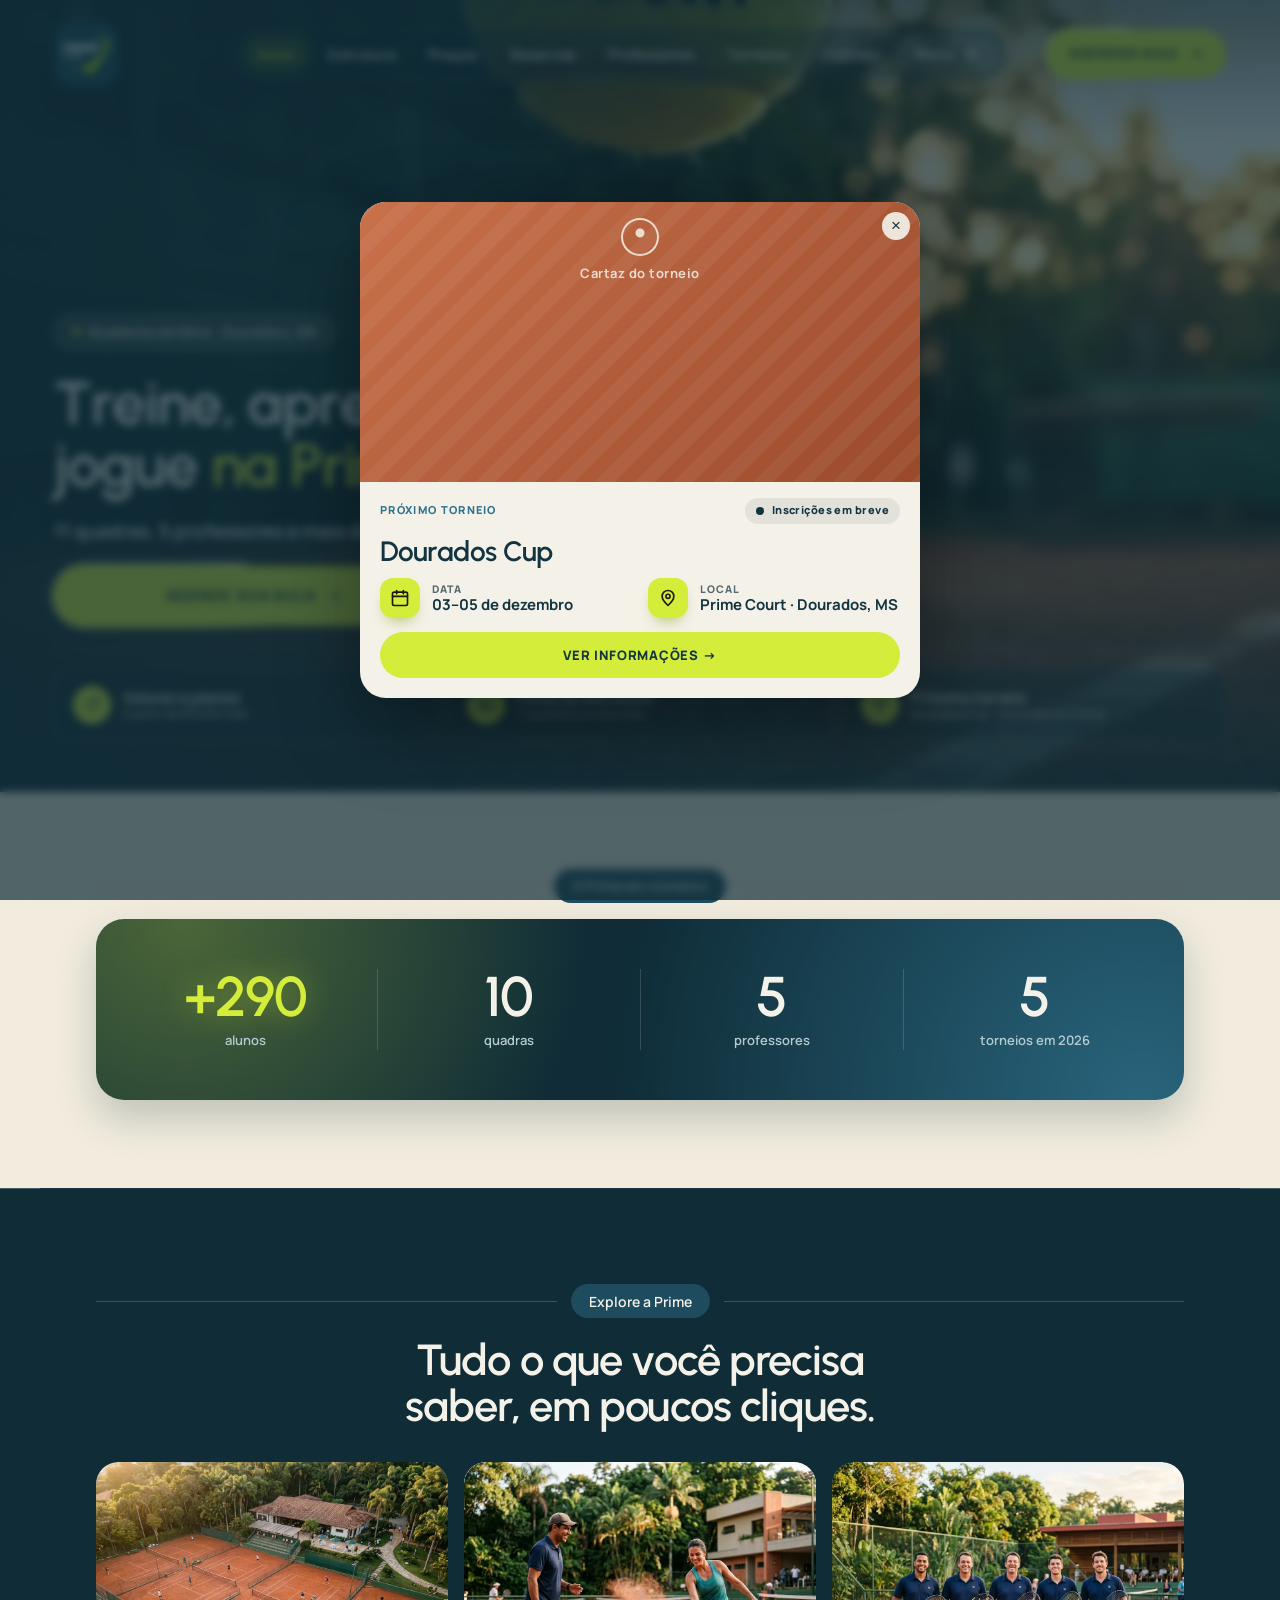
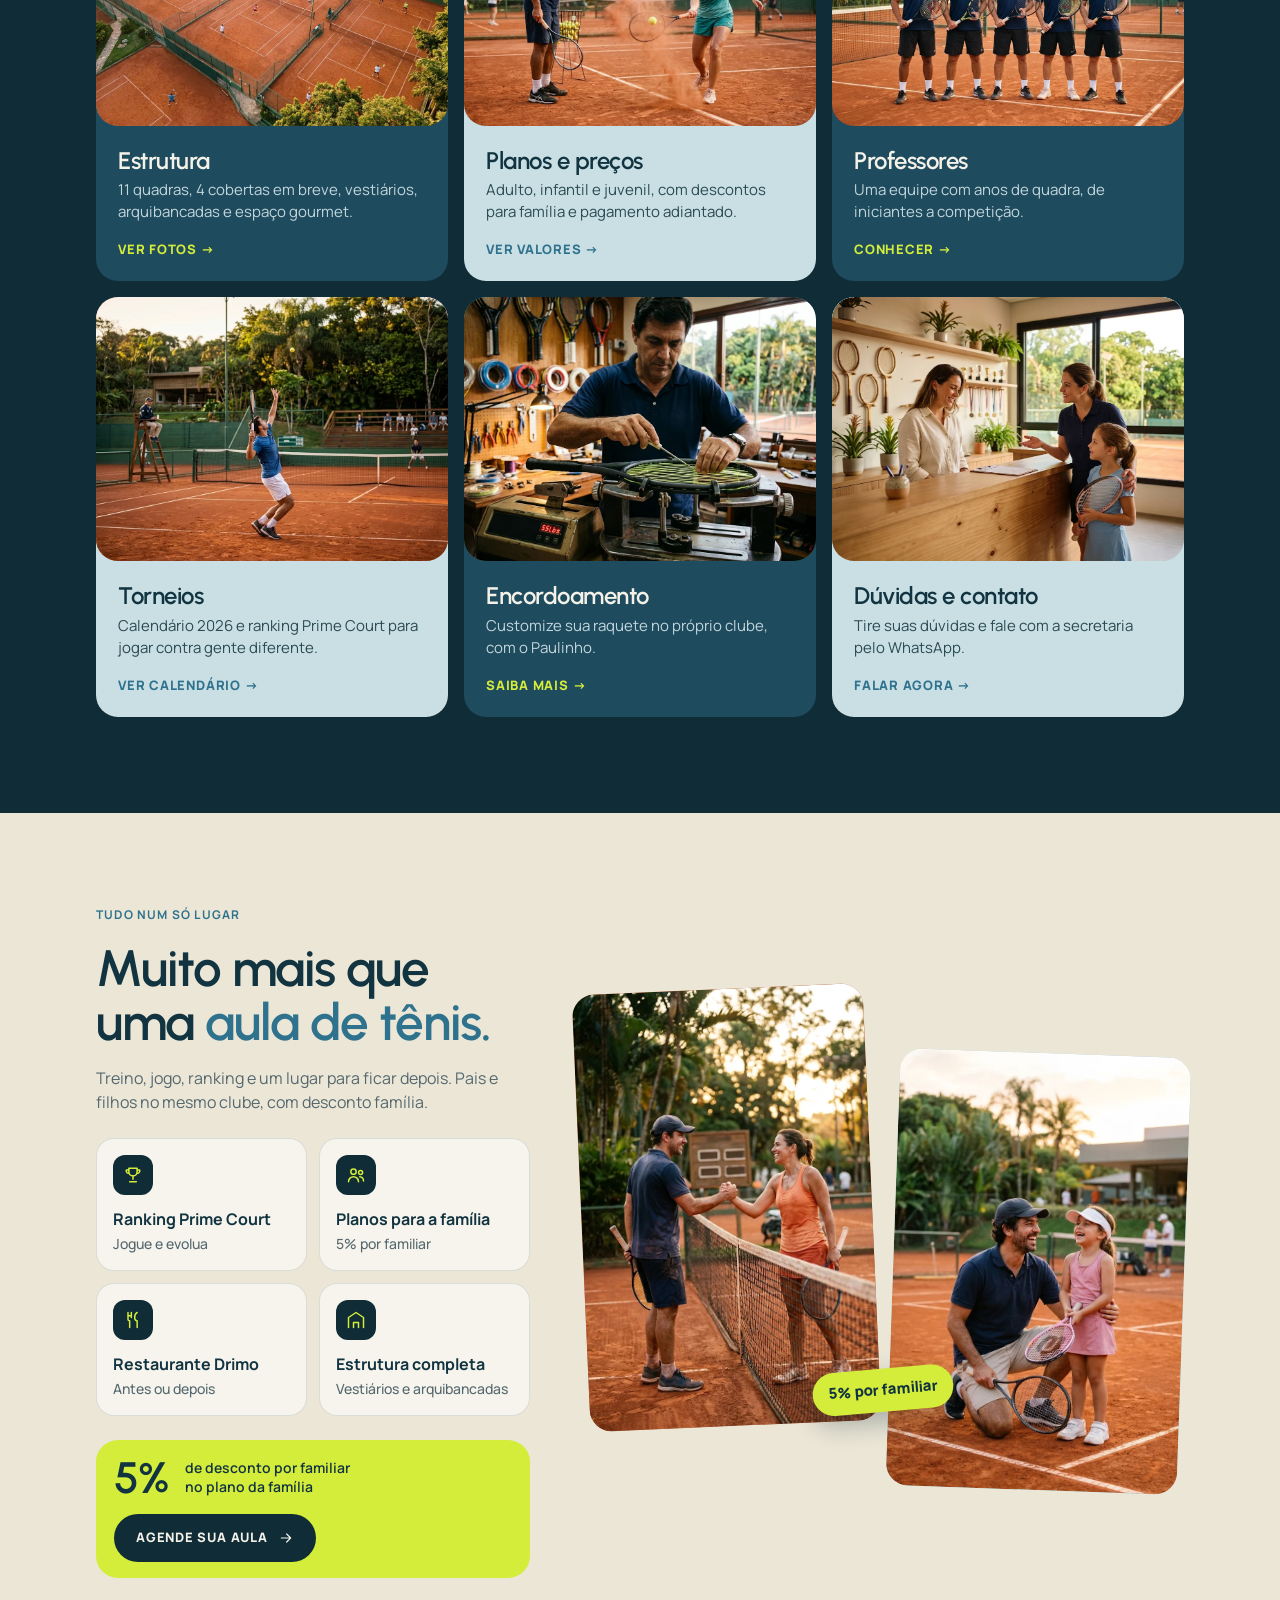
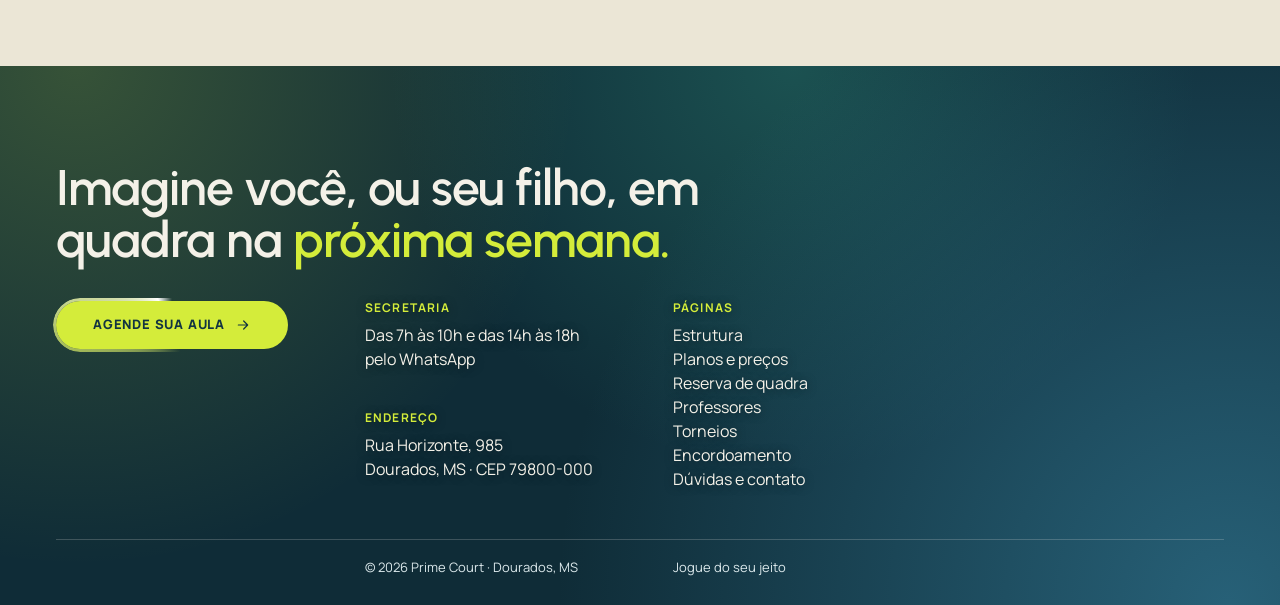
<file: index.html>
<!DOCTYPE html>
<html lang="pt-BR">
<head>
<meta charset="utf-8">
<meta name="viewport" content="width=device-width, initial-scale=1, viewport-fit=cover">
<meta name="color-scheme" content="light">
<meta name="theme-color" content="#0f2c37">
<title>Início — Prime Court Tênis · Dourados, MS</title>
<meta name="description" content="Academia de tênis em Dourados, MS. Aulas para crianças e adultos, torneios e ranking. Aula experimental grátis.">
<link rel="preconnect" href="https://fonts.googleapis.com"><link rel="preconnect" href="https://fonts.gstatic.com" crossorigin>
<link href="https://fonts.googleapis.com/css2?family=Manrope:wght@400;500;600;700;800&family=Urbanist:wght@500;600;700&family=Big+Shoulders+Display:wght@900&display=swap" rel="stylesheet">
<link rel="stylesheet" href="css/style.css">
<link rel="stylesheet" href="css/movimento.css">
</head>
<body class="fx-1 fx-2 fx-3 mv-3">
<header class="hd"><div class="in">
  <a class="logo" href="index.html"><img src="assets/logo.png" alt="Prime Court"></a>
  <nav><a href="index.html" class=on>Início</a><a href="estrutura.html">Estrutura</a><a href="planos.html">Preços</a><a href="reservas.html">Reservas</a><a href="professores.html">Professores</a><a href="torneios.html">Torneios</a><a href="contato.html">Contato</a><button class="nav-menu" type="button" data-menu aria-label="Abrir menu completo">Menu <svg width="16" height="16" viewBox="0 0 24 24" fill="none" stroke="currentColor" stroke-width="2.2" stroke-linecap="round" aria-hidden="true"><path d="M4 7h16M4 12h16M4 17h16"/></svg></button></nav>
  <a class="btn sm" data-wa href="#">Agendar aula <svg width="16" height="16" viewBox="0 0 24 24" fill="none" stroke="currentColor" stroke-width="1.8" stroke-linecap="round" stroke-linejoin="round"><path d="M5 12h14M13 6l6 6-6 6"/></svg></a>
  <button class="menu-btn" data-menu aria-label="Abrir menu"><span></span><span></span></button>
</div></header>
<div class="ov" id="ov"><nav><a href="index.html">Início</a><a href="estrutura.html">Estrutura</a><a href="planos.html">Planos e preços</a><a href="reservas.html">Reserva de quadra</a><a href="professores.html">Professores</a><a href="torneios.html">Torneios</a><a href="encordoamento.html">Encordoamento</a><a href="contato.html">Dúvidas e contato</a></nav>
  <div class="info">
    <div><b>Secretaria</b>Das 7h às 10h e das 14h às 18h</div>
    <div><b>Endereço</b>Rua Horizonte, 985 · Dourados, MS · CEP 79800-000</div>
    <a class="btn" data-wa href="#">Agende sua aula <svg width="16" height="16" viewBox="0 0 24 24" fill="none" stroke="currentColor" stroke-width="1.8" stroke-linecap="round" stroke-linejoin="round"><path d="M5 12h14M13 6l6 6-6 6"/></svg></a>
  </div>
  <button class="close" data-close aria-label="Fechar menu">×</button>
</div>
<nav class="bar" aria-label="Atalhos"><a href="index.html" class="on"><svg width="20" height="20" viewBox="0 0 24 24" fill="none" stroke="currentColor" stroke-width="1.8" stroke-linecap="round" stroke-linejoin="round"><path d="M3 11l9-7 9 7"/><path d="M5 10v10h14V10"/><path d="M10 20v-6h4v6"/></svg>Início</a><a href="planos.html"><svg width="20" height="20" viewBox="0 0 24 24" fill="none" stroke="currentColor" stroke-width="1.8" stroke-linecap="round" stroke-linejoin="round"><path d="M4 12l8-8h8v8l-8 8z"/><circle cx="16" cy="8" r="1.4"/></svg>Preços</a><a class="wa" data-wa href="#"><svg width="20" height="20" viewBox="0 0 24 24" fill="currentColor" aria-hidden="true"><path d="M17.472 14.382c-.297-.149-1.758-.867-2.03-.967-.273-.099-.471-.148-.67.15-.197.297-.767.966-.94 1.164-.173.199-.347.223-.644.075-.3-.15-1.263-.465-2.403-1.485-.888-.795-1.484-1.77-1.66-2.07-.174-.3-.019-.465.13-.615.136-.135.301-.345.451-.523.146-.181.194-.301.297-.496.1-.21.049-.375-.025-.524-.075-.15-.672-1.62-.922-2.206-.24-.584-.487-.51-.672-.51-.172-.015-.371-.015-.571-.015-.2 0-.523.074-.797.359-.273.3-1.045 1.02-1.045 2.475s1.07 2.865 1.219 3.075c.149.18 2.095 3.195 5.076 4.483.709.3 1.263.489 1.694.626.712.226 1.36.194 1.872.118.571-.085 1.758-.719 2.006-1.413.248-.694.248-1.289.173-1.413-.074-.124-.272-.198-.57-.347m-5.421 7.403h-.004a9.87 9.87 0 01-5.031-1.378l-.361-.214-3.741.982.998-3.648-.235-.374a9.86 9.86 0 01-1.51-5.26c.001-5.45 4.436-9.884 9.888-9.884 2.64 0 5.122 1.03 6.988 2.898a9.825 9.825 0 012.893 6.994c-.003 5.45-4.437 9.884-9.885 9.884m8.413-18.297A11.815 11.815 0 0012.05 0C5.495 0 .16 5.335.157 11.892c0 2.096.547 4.142 1.588 5.945L.057 24l6.305-1.654a11.882 11.882 0 005.683 1.448h.005c6.554 0 11.89-5.335 11.893-11.893a11.821 11.821 0 00-3.48-8.413Z"/></svg>WhatsApp</a><a href="estrutura.html"><svg width="20" height="20" viewBox="0 0 24 24" fill="none" stroke="currentColor" stroke-width="1.8" stroke-linecap="round" stroke-linejoin="round"><rect x="3" y="5" width="18" height="14" rx="2"/><circle cx="9" cy="11" r="2"/><path d="M21 16l-5-5-9 8"/></svg>Fotos</a><button data-menu aria-label="Abrir menu"><svg width="20" height="20" viewBox="0 0 24 24" fill="none" stroke="currentColor" stroke-width="1.8" stroke-linecap="round"><path d="M4 7h16M4 12h16M4 17h16"/></svg>Menu</button></nav>
<main>
<section class="hero" id="top"><div class="box">
  <picture><source media="(min-width:768px)" srcset="assets/hero-desktop.webp"><img src="assets/hero-mobile.webp" alt="Bola de tênis Prime Court sobre a quadra de saibro"></picture>
  <div class="shade"></div>
  <div class="txt">
    <span class="badge"><i></i>Academia de tênis · Dourados, MS</span>
    <h1>Treine, aprenda e jogue <span class="lime">na Prime Court.</span></h1>
    <p>11 quadras, 5 professores e mais de 320 alunos jogando juntos.</p>
    <div class="cta"><a class="btn big" data-wa href="#">Agende sua aula <svg width="16" height="16" viewBox="0 0 24 24" fill="none" stroke="currentColor" stroke-width="1.8" stroke-linecap="round" stroke-linejoin="round"><path d="M5 12h14M13 6l6 6-6 6"/></svg></a><a class="btn ghost" href="planos.html">Valores</a></div>
    <div class="quick">
      <a href="planos.html"><span class="ic"><svg width="20" height="20" viewBox="0 0 24 24" fill="none" stroke="currentColor" stroke-width="1.8" stroke-linecap="round" stroke-linejoin="round"><path d="M4 12l8-8h8v8l-8 8z"/><circle cx="16" cy="8" r="1.4"/></svg></span><span>Valores e planos<small>A partir de R$ 220/mês</small></span></a>
      <a href="estrutura.html"><span class="ic"><svg width="20" height="20" viewBox="0 0 24 24" fill="none" stroke="currentColor" stroke-width="1.8" stroke-linecap="round" stroke-linejoin="round"><rect x="3" y="5" width="18" height="14" rx="2"/><circle cx="9" cy="11" r="2"/><path d="M21 16l-5-5-9 8"/></svg></span><span>Fotos da estrutura<small>11 quadras e muito mais</small></span></a>
      <a href="torneios.html" id="atalho-torneio"><span class="ic"><svg width="20" height="20" viewBox="0 0 24 24" fill="none" stroke="currentColor" stroke-width="1.8" stroke-linecap="round" stroke-linejoin="round"><path d="M7 4h10v4a5 5 0 0 1-10 0V4z"/><path d="M12 13v4M8 20h8M7 6H4a3 3 0 0 0 3 4M17 6h3a3 3 0 0 1-3 4"/></svg></span><span>Torneios<small>Calendário 2026</small></span></a>
    </div>
  </div>
</div></section>

<section class="sec wrap stats-sec st-faixa"><div class="tag"><span>A Prime em números</span></div>
  <div class="stats rv"><div><b>+320</b><span>alunos</span></div><div><b>11</b><span>quadras</span></div><div><b>5</b><span>professores</span></div><div><b>5</b><span>torneios em 2026</span></div></div>
</section>

<section class="sec wrap explore" style="padding-top:0"><div class="tag"><span>Explore a Prime</span></div>
  <h2 class="sec-title">Tudo o que você precisa saber, em poucos cliques.</h2>
  <div class="grid rv" style="margin-top:32px">
    <a class="card" href="estrutura.html"><div class="photo  r43" ><img src="assets/estrutura.webp" alt="Quadras de saibro da Prime Court" loading="lazy"></div><div class="body"><h3>Estrutura</h3><p>11 quadras, 4 cobertas em breve, vestiários, arquibancadas e espaço gourmet.</p><span class="go">Ver fotos →</span></div></a>
    <a class="card light" href="planos.html"><div class="photo mist r43" ><img src="assets/aula.webp" alt="Professor dando aula de tênis na quadra" loading="lazy"></div><div class="body"><h3>Planos e preços</h3><p>Adulto, infantil e juvenil, com descontos para família e pagamento adiantado.</p><span class="go">Ver valores →</span></div></a>
    <a class="card" href="professores.html"><div class="photo deep r43" ><img src="assets/professores.webp" alt="Professores da Prime Court" loading="lazy"></div><div class="body"><h3>Professores</h3><p>Uma equipe com anos de quadra, de iniciantes a competição.</p><span class="go">Conhecer →</span></div></a>
    <a class="card light" href="torneios.html"><div class="photo clay r43" ><img src="assets/torneio.webp" alt="Partida de torneio na Prime Court" loading="lazy"></div><div class="body"><h3>Torneios</h3><p>Calendário 2026 e ranking Prime Court para jogar contra gente diferente.</p><span class="go">Ver calendário →</span></div></a>
    <a class="card" href="encordoamento.html"><div class="photo green r43" ><img src="assets/encordoamento.webp" alt="Encordoamento de raquete" loading="lazy"></div><div class="body"><h3>Encordoamento</h3><p>Customize sua raquete no próprio clube, com o Paulinho.</p><span class="go">Saiba mais →</span></div></a>
    <a class="card light" href="contato.html"><div class="photo mist r43" ><img src="assets/recepcao.webp" alt="Recepção da Prime Court" loading="lazy"></div><div class="body"><h3>Dúvidas e contato</h3><p>Tire suas dúvidas e fale com a secretaria pelo WhatsApp.</p><span class="go">Falar agora →</span></div></a>
  </div>
</section>

<section class="band mais mx-rec"><div class="wrap sec"><div class="split">
  <div class="rv"><span class="crumb">Tudo num só lugar</span><h2>Muito mais que uma <span class="lime">aula de tênis.</span></h2>
    <p>Treino, jogo, ranking e um lugar para ficar depois. Pais e filhos no mesmo clube, com desconto família.</p>
    <ul class="list"><li><i class="li-ic"><svg width="20" height="20" viewBox="0 0 24 24" fill="none" stroke="currentColor" stroke-width="1.8" stroke-linecap="round" stroke-linejoin="round"><path d="M7 4h10v4a5 5 0 0 1-10 0V4z"/><path d="M12 13v4M8 20h8M7 6H4a3 3 0 0 0 3 4M17 6h3a3 3 0 0 1-3 4"/></svg></i><span>Ranking Prime Court</span><b>Jogue e evolua</b></li><li><i class="li-ic"><svg width="20" height="20" viewBox="0 0 24 24" fill="none" stroke="currentColor" stroke-width="1.8" stroke-linecap="round" stroke-linejoin="round"><circle cx="9" cy="8" r="3.2"/><path d="M3 20c0-3.3 2.7-6 6-6s6 2.7 6 6"/><circle cx="17.5" cy="9" r="2.4"/><path d="M16.5 14.2c2.6.2 4.5 2.3 4.5 5"/></svg></i><span>Planos para a família</span><b>5% por familiar</b></li><li><i class="li-ic"><svg width="20" height="20" viewBox="0 0 24 24" fill="none" stroke="currentColor" stroke-width="1.8" stroke-linecap="round" stroke-linejoin="round"><path d="M6 3v8a2 2 0 0 0 2 2v8M10 3v6M6 7h4M17 3c-2 1-3 3-3 6s1 4 3 4v8"/></svg></i><span>Restaurante Drimo</span><b>Antes ou depois</b></li><li><i class="li-ic"><svg width="20" height="20" viewBox="0 0 24 24" fill="none" stroke="currentColor" stroke-width="1.8" stroke-linecap="round" stroke-linejoin="round"><path d="M3 21V9l9-6 9 6v12M9 21v-6h6v6"/></svg></i><span>Estrutura completa</span><b>Vestiários e arquibancadas</b></li></ul>
    <div class="deal"><span class="deal-n">5%</span><span class="deal-t">de desconto por familiar<br>no plano da família</span><a class="btn" data-wa href="#">Agende sua aula <svg width="16" height="16" viewBox="0 0 24 24" fill="none" stroke="currentColor" stroke-width="1.8" stroke-linecap="round" stroke-linejoin="round"><path d="M5 12h14M13 6l6 6-6 6"/></svg></a></div>
    <div class="cta-plain" style="margin-top:28px"><a class="btn" data-wa href="#">Agende sua aula <svg width="16" height="16" viewBox="0 0 24 24" fill="none" stroke="currentColor" stroke-width="1.8" stroke-linecap="round" stroke-linejoin="round"><path d="M5 12h14M13 6l6 6-6 6"/></svg></a></div></div>
  <div class="grid rv fotos" style="grid-template-columns:1fr 1fr"><div class="photo clay r34" ><img src="assets/ranking.webp" alt="Jogo do ranking Prime Court" loading="lazy"></div><div class="photo mist r34" ><img src="assets/familia.webp" alt="Pai e filha jogando tênis" loading="lazy"></div><span class="fbadge">5% por familiar</span></div>
</div></div></section>
</main>
<footer class="ft">
  <div class="wrap" style="padding:0;max-width:var(--max)">
    <h2>Imagine você, ou seu filho, em quadra na <span class="lime">próxima semana.</span></h2>
    <div class="row">
      <a class="btn" data-wa href="#">Agende sua aula <svg width="16" height="16" viewBox="0 0 24 24" fill="none" stroke="currentColor" stroke-width="1.8" stroke-linecap="round" stroke-linejoin="round"><path d="M5 12h14M13 6l6 6-6 6"/></svg></a>
      <div class="cols">
        <div><b>Secretaria</b>Das 7h às 10h e das 14h às 18h<br>pelo WhatsApp</div>
        <div><b>Endereço</b>Rua Horizonte, 985<br>Dourados, MS · CEP 79800-000</div>
        <div><b>Páginas</b><a href="estrutura.html">Estrutura</a><br><a href="planos.html">Planos e preços</a><br><a href="reservas.html">Reserva de quadra</a><br><a href="professores.html">Professores</a><br><a href="torneios.html">Torneios</a><br><a href="encordoamento.html">Encordoamento</a><br><a href="contato.html">Dúvidas e contato</a></div>
      </div>
    </div>
    <div class="copy"><span>© 2026 Prime Court · Dourados, MS</span><span>Jogue do seu jeito</span></div>
  </div>
</footer>
<script src="js/torneios-data.js"></script>
<script src="js/torneios-lib.js"></script>
<script src="js/main.js"></script>
<script src="js/agendar.js"></script>
<script src="js/anuncio.js"></script>
<script src="js/vida.js"></script>

</body>
</html>
</file>
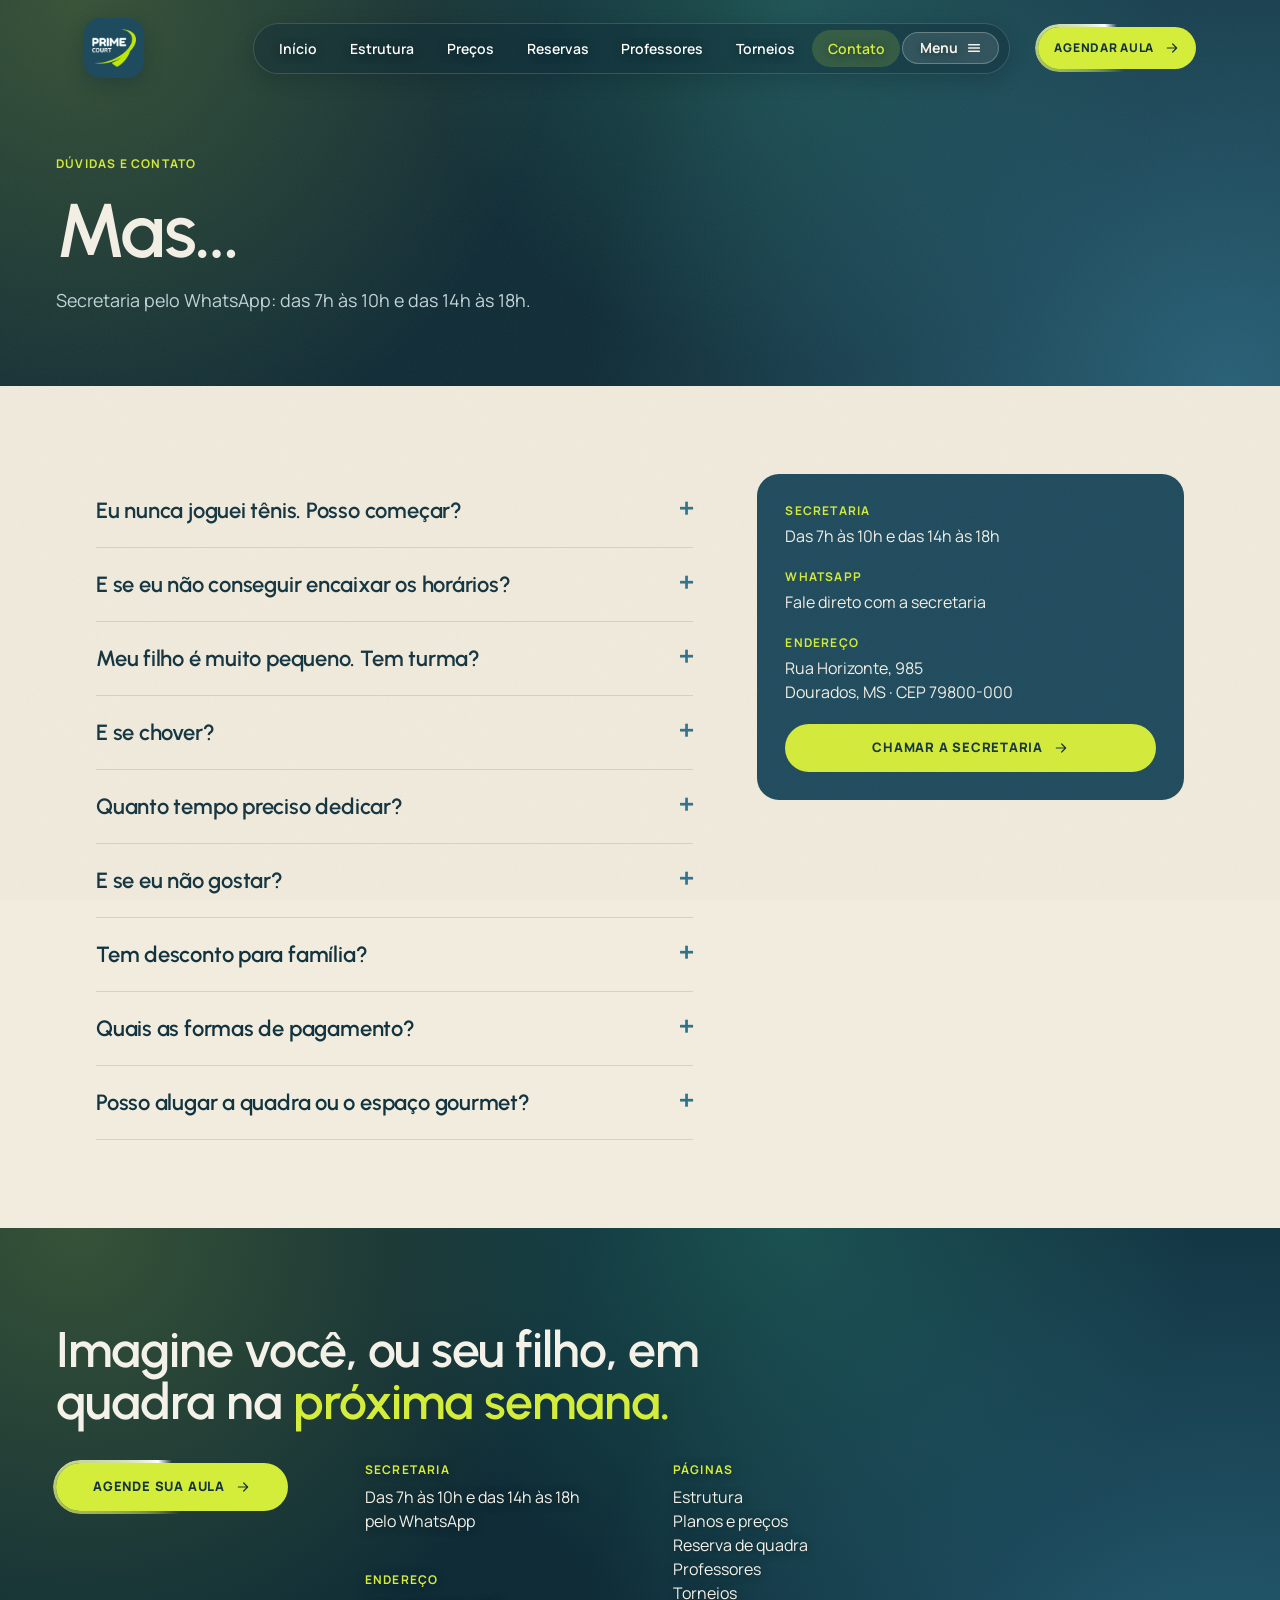
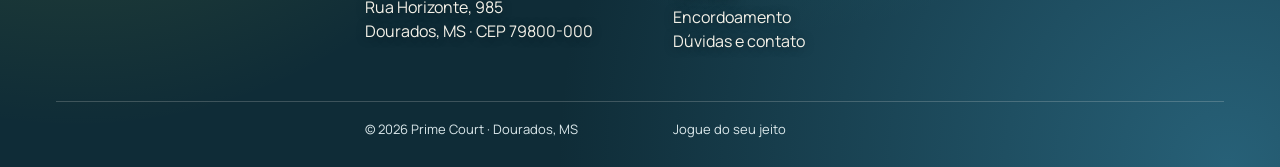
<file: contato.html>
<!DOCTYPE html>
<html lang="pt-BR">
<head>
<meta charset="utf-8">
<meta name="viewport" content="width=device-width, initial-scale=1, viewport-fit=cover">
<meta name="color-scheme" content="light">
<meta name="theme-color" content="#0f2c37">
<title>Dúvidas e contato — Prime Court Tênis · Dourados, MS</title>
<meta name="description" content="Tire suas dúvidas e fale com a secretaria da Prime Court pelo WhatsApp.">
<link rel="preconnect" href="https://fonts.googleapis.com"><link rel="preconnect" href="https://fonts.gstatic.com" crossorigin>
<link href="https://fonts.googleapis.com/css2?family=Manrope:wght@400;500;600;700;800&family=Urbanist:wght@500;600;700&family=Big+Shoulders+Display:wght@900&display=swap" rel="stylesheet">
<link rel="stylesheet" href="css/style.css">
<link rel="stylesheet" href="css/movimento.css">
</head>
<body class="fx-1 fx-2 fx-3 mv-3">
<header class="hd"><div class="in">
  <a class="logo" href="index.html"><img src="assets/logo.png" alt="Prime Court"></a>
  <nav><a href="index.html">Início</a><a href="estrutura.html">Estrutura</a><a href="planos.html">Preços</a><a href="reservas.html">Reservas</a><a href="professores.html">Professores</a><a href="torneios.html">Torneios</a><a href="contato.html" class=on>Contato</a><button class="nav-menu" type="button" data-menu aria-label="Abrir menu completo">Menu <svg width="16" height="16" viewBox="0 0 24 24" fill="none" stroke="currentColor" stroke-width="2.2" stroke-linecap="round" aria-hidden="true"><path d="M4 7h16M4 12h16M4 17h16"/></svg></button></nav>
  <a class="btn sm" data-wa href="#">Agendar aula <svg width="16" height="16" viewBox="0 0 24 24" fill="none" stroke="currentColor" stroke-width="1.8" stroke-linecap="round" stroke-linejoin="round"><path d="M5 12h14M13 6l6 6-6 6"/></svg></a>
  <button class="menu-btn" data-menu aria-label="Abrir menu"><span></span><span></span></button>
</div></header>
<div class="ov" id="ov"><nav><a href="index.html">Início</a><a href="estrutura.html">Estrutura</a><a href="planos.html">Planos e preços</a><a href="reservas.html">Reserva de quadra</a><a href="professores.html">Professores</a><a href="torneios.html">Torneios</a><a href="encordoamento.html">Encordoamento</a><a href="contato.html">Dúvidas e contato</a></nav>
  <div class="info">
    <div><b>Secretaria</b>Das 7h às 10h e das 14h às 18h</div>
    <div><b>Endereço</b>Rua Horizonte, 985 · Dourados, MS · CEP 79800-000</div>
    <a class="btn" data-wa href="#">Agende sua aula <svg width="16" height="16" viewBox="0 0 24 24" fill="none" stroke="currentColor" stroke-width="1.8" stroke-linecap="round" stroke-linejoin="round"><path d="M5 12h14M13 6l6 6-6 6"/></svg></a>
  </div>
  <button class="close" data-close aria-label="Fechar menu">×</button>
</div>
<nav class="bar" aria-label="Atalhos"><a href="index.html"><svg width="20" height="20" viewBox="0 0 24 24" fill="none" stroke="currentColor" stroke-width="1.8" stroke-linecap="round" stroke-linejoin="round"><path d="M3 11l9-7 9 7"/><path d="M5 10v10h14V10"/><path d="M10 20v-6h4v6"/></svg>Início</a><a href="planos.html"><svg width="20" height="20" viewBox="0 0 24 24" fill="none" stroke="currentColor" stroke-width="1.8" stroke-linecap="round" stroke-linejoin="round"><path d="M4 12l8-8h8v8l-8 8z"/><circle cx="16" cy="8" r="1.4"/></svg>Preços</a><a class="wa" data-wa href="#"><svg width="20" height="20" viewBox="0 0 24 24" fill="currentColor" aria-hidden="true"><path d="M17.472 14.382c-.297-.149-1.758-.867-2.03-.967-.273-.099-.471-.148-.67.15-.197.297-.767.966-.94 1.164-.173.199-.347.223-.644.075-.3-.15-1.263-.465-2.403-1.485-.888-.795-1.484-1.77-1.66-2.07-.174-.3-.019-.465.13-.615.136-.135.301-.345.451-.523.146-.181.194-.301.297-.496.1-.21.049-.375-.025-.524-.075-.15-.672-1.62-.922-2.206-.24-.584-.487-.51-.672-.51-.172-.015-.371-.015-.571-.015-.2 0-.523.074-.797.359-.273.3-1.045 1.02-1.045 2.475s1.07 2.865 1.219 3.075c.149.18 2.095 3.195 5.076 4.483.709.3 1.263.489 1.694.626.712.226 1.36.194 1.872.118.571-.085 1.758-.719 2.006-1.413.248-.694.248-1.289.173-1.413-.074-.124-.272-.198-.57-.347m-5.421 7.403h-.004a9.87 9.87 0 01-5.031-1.378l-.361-.214-3.741.982.998-3.648-.235-.374a9.86 9.86 0 01-1.51-5.26c.001-5.45 4.436-9.884 9.888-9.884 2.64 0 5.122 1.03 6.988 2.898a9.825 9.825 0 012.893 6.994c-.003 5.45-4.437 9.884-9.885 9.884m8.413-18.297A11.815 11.815 0 0012.05 0C5.495 0 .16 5.335.157 11.892c0 2.096.547 4.142 1.588 5.945L.057 24l6.305-1.654a11.882 11.882 0 005.683 1.448h.005c6.554 0 11.89-5.335 11.893-11.893a11.821 11.821 0 00-3.48-8.413Z"/></svg>WhatsApp</a><a href="estrutura.html"><svg width="20" height="20" viewBox="0 0 24 24" fill="none" stroke="currentColor" stroke-width="1.8" stroke-linecap="round" stroke-linejoin="round"><rect x="3" y="5" width="18" height="14" rx="2"/><circle cx="9" cy="11" r="2"/><path d="M21 16l-5-5-9 8"/></svg>Fotos</a><button data-menu aria-label="Abrir menu"><svg width="20" height="20" viewBox="0 0 24 24" fill="none" stroke="currentColor" stroke-width="1.8" stroke-linecap="round"><path d="M4 7h16M4 12h16M4 17h16"/></svg>Menu</button></nav>
<main>
<section class="ph-hero"><div class="wrap"><span class="crumb">Dúvidas e contato</span><h1>Mas…</h1><p>Secretaria pelo WhatsApp: das 7h às 10h e das 14h às 18h.</p></div></section>
<section class="sec wrap"><div class="split faq">
  <div class="rv"><details><summary>Eu nunca joguei tênis. Posso começar?</summary><p>Pode. Temos turmas para iniciantes, adultos e crianças. Todo mundo começou do zero um dia.</p></details><details><summary>E se eu não conseguir encaixar os horários?</summary><p>A secretaria apresenta alternativas até achar o horário que funciona para você, e não só um “não tem vaga”.</p></details><details><summary>Meu filho é muito pequeno. Tem turma?</summary><p>Sim. Turma infantil para iniciantes até 8 anos, em um ambiente acolhedor.</p></details><details><summary>E se chover?</summary><p>Hoje temos 2 quadras cobertas, e mais 2 estão sendo cobertas. Com chuva ou sol, tem treino.</p></details><details><summary>Quanto tempo preciso dedicar?</summary><p>Aulas de 1 hora, 1x, 2x ou 3x por semana. No juvenil avançado, das 14h às 16h, com 2x, 3x ou 5x.</p></details><details><summary>E se eu não gostar?</summary><p>A primeira aula é gratuita e sem compromisso.</p></details><details><summary>Tem desconto para família?</summary><p>Sim. 5% para cada familiar: pais, filhos e cônjuges.</p></details><details><summary>Quais as formas de pagamento?</summary><p>Pix ou dinheiro. No Pix adiantado: 4% no trimestral ou 8% no semestral.</p></details><details><summary>Posso alugar a quadra ou o espaço gourmet?</summary><p>Sim. Temos aluguel de quadra e espaço gourmet com churrasqueira. Fale com a secretaria.</p></details></div>
  <div class="info-box rv"><div><b>Secretaria</b>Das 7h às 10h e das 14h às 18h</div><div><b>WhatsApp</b>Fale direto com a secretaria</div><div><b>Endereço</b>Rua Horizonte, 985<br>Dourados, MS · CEP 79800-000</div>
    <a class="btn" data-wa href="#">Chamar a secretaria <svg width="16" height="16" viewBox="0 0 24 24" fill="none" stroke="currentColor" stroke-width="1.8" stroke-linecap="round" stroke-linejoin="round"><path d="M5 12h14M13 6l6 6-6 6"/></svg></a></div>
</div></section></main>
<footer class="ft">
  <div class="wrap" style="padding:0;max-width:var(--max)">
    <h2>Imagine você, ou seu filho, em quadra na <span class="lime">próxima semana.</span></h2>
    <div class="row">
      <a class="btn" data-wa href="#">Agende sua aula <svg width="16" height="16" viewBox="0 0 24 24" fill="none" stroke="currentColor" stroke-width="1.8" stroke-linecap="round" stroke-linejoin="round"><path d="M5 12h14M13 6l6 6-6 6"/></svg></a>
      <div class="cols">
        <div><b>Secretaria</b>Das 7h às 10h e das 14h às 18h<br>pelo WhatsApp</div>
        <div><b>Endereço</b>Rua Horizonte, 985<br>Dourados, MS · CEP 79800-000</div>
        <div><b>Páginas</b><a href="estrutura.html">Estrutura</a><br><a href="planos.html">Planos e preços</a><br><a href="reservas.html">Reserva de quadra</a><br><a href="professores.html">Professores</a><br><a href="torneios.html">Torneios</a><br><a href="encordoamento.html">Encordoamento</a><br><a href="contato.html">Dúvidas e contato</a></div>
      </div>
    </div>
    <div class="copy"><span>© 2026 Prime Court · Dourados, MS</span><span>Jogue do seu jeito</span></div>
  </div>
</footer>
<script src="js/torneios-data.js"></script>
<script src="js/torneios-lib.js"></script>
<script src="js/main.js"></script>
<script src="js/agendar.js"></script>
<script src="js/anuncio.js"></script>
<script src="js/vida.js"></script>

</body>
</html>
</file>
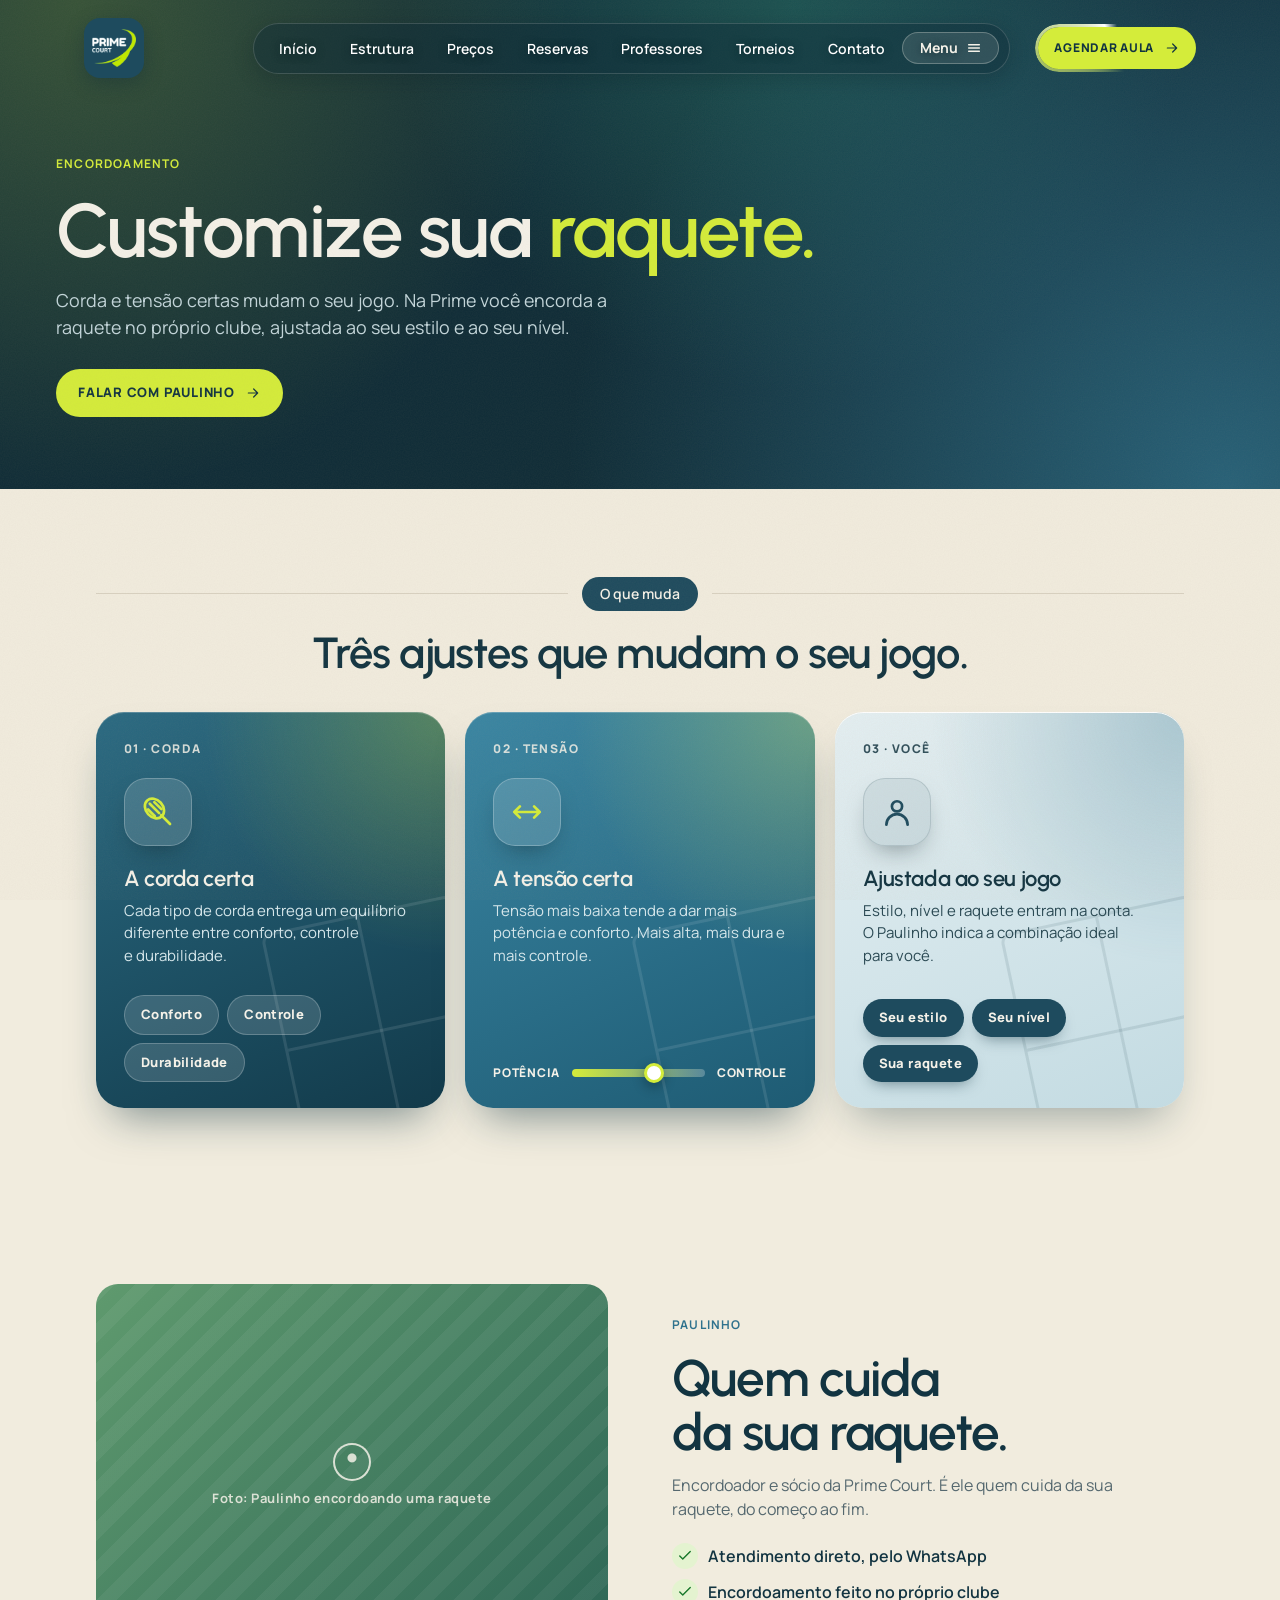
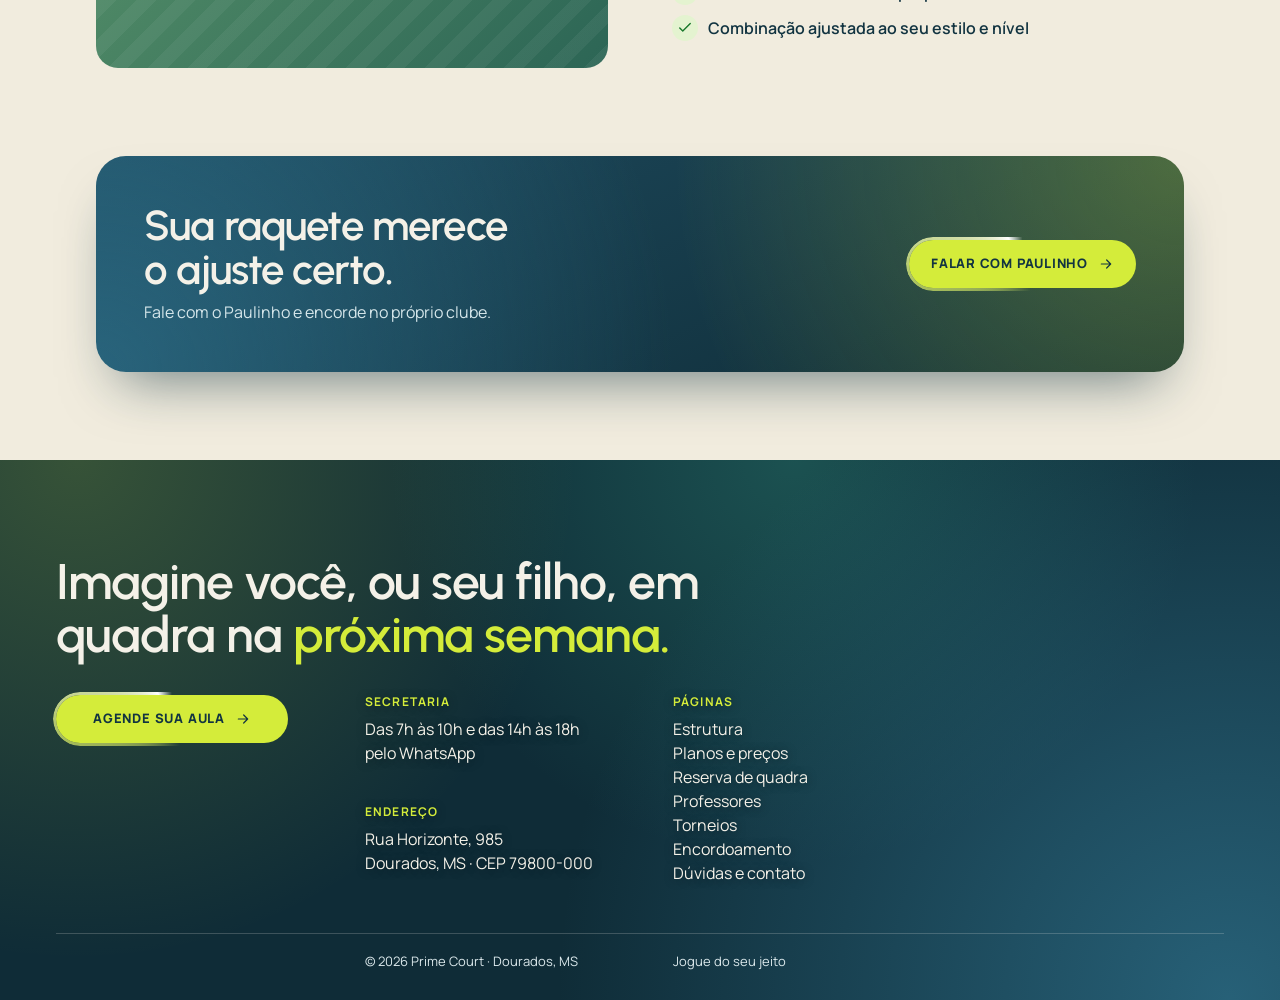
<file: encordoamento.html>
<!DOCTYPE html>
<html lang="pt-BR">
<head>
<meta charset="utf-8">
<meta name="viewport" content="width=device-width, initial-scale=1, viewport-fit=cover">
<meta name="color-scheme" content="light">
<meta name="theme-color" content="#0f2c37">
<title>Encordoamento — Prime Court Tênis · Dourados, MS</title>
<meta name="description" content="Encordoamento de raquetes na Prime Court, com o Paulinho. Corda e tensão certas para o seu jogo.">
<link rel="preconnect" href="https://fonts.googleapis.com"><link rel="preconnect" href="https://fonts.gstatic.com" crossorigin>
<link href="https://fonts.googleapis.com/css2?family=Manrope:wght@400;500;600;700;800&family=Urbanist:wght@500;600;700&family=Big+Shoulders+Display:wght@900&display=swap" rel="stylesheet">
<link rel="stylesheet" href="css/style.css">
<link rel="stylesheet" href="css/movimento.css">
</head>
<body class="fx-1 fx-2 fx-3 mv-3">
<header class="hd"><div class="in">
  <a class="logo" href="index.html"><img src="assets/logo.png" alt="Prime Court"></a>
  <nav><a href="index.html">Início</a><a href="estrutura.html">Estrutura</a><a href="planos.html">Preços</a><a href="reservas.html">Reservas</a><a href="professores.html">Professores</a><a href="torneios.html">Torneios</a><a href="contato.html">Contato</a><button class="nav-menu" type="button" data-menu aria-label="Abrir menu completo">Menu <svg width="16" height="16" viewBox="0 0 24 24" fill="none" stroke="currentColor" stroke-width="2.2" stroke-linecap="round" aria-hidden="true"><path d="M4 7h16M4 12h16M4 17h16"/></svg></button></nav>
  <a class="btn sm" data-wa href="#">Agendar aula <svg width="16" height="16" viewBox="0 0 24 24" fill="none" stroke="currentColor" stroke-width="1.8" stroke-linecap="round" stroke-linejoin="round"><path d="M5 12h14M13 6l6 6-6 6"/></svg></a>
  <button class="menu-btn" data-menu aria-label="Abrir menu"><span></span><span></span></button>
</div></header>
<div class="ov" id="ov"><nav><a href="index.html">Início</a><a href="estrutura.html">Estrutura</a><a href="planos.html">Planos e preços</a><a href="reservas.html">Reserva de quadra</a><a href="professores.html">Professores</a><a href="torneios.html">Torneios</a><a href="encordoamento.html">Encordoamento</a><a href="contato.html">Dúvidas e contato</a></nav>
  <div class="info">
    <div><b>Secretaria</b>Das 7h às 10h e das 14h às 18h</div>
    <div><b>Endereço</b>Rua Horizonte, 985 · Dourados, MS · CEP 79800-000</div>
    <a class="btn" data-wa href="#">Agende sua aula <svg width="16" height="16" viewBox="0 0 24 24" fill="none" stroke="currentColor" stroke-width="1.8" stroke-linecap="round" stroke-linejoin="round"><path d="M5 12h14M13 6l6 6-6 6"/></svg></a>
  </div>
  <button class="close" data-close aria-label="Fechar menu">×</button>
</div>
<nav class="bar" aria-label="Atalhos"><a href="index.html"><svg width="20" height="20" viewBox="0 0 24 24" fill="none" stroke="currentColor" stroke-width="1.8" stroke-linecap="round" stroke-linejoin="round"><path d="M3 11l9-7 9 7"/><path d="M5 10v10h14V10"/><path d="M10 20v-6h4v6"/></svg>Início</a><a href="planos.html"><svg width="20" height="20" viewBox="0 0 24 24" fill="none" stroke="currentColor" stroke-width="1.8" stroke-linecap="round" stroke-linejoin="round"><path d="M4 12l8-8h8v8l-8 8z"/><circle cx="16" cy="8" r="1.4"/></svg>Preços</a><a class="wa" data-wa href="#"><svg width="20" height="20" viewBox="0 0 24 24" fill="currentColor" aria-hidden="true"><path d="M17.472 14.382c-.297-.149-1.758-.867-2.03-.967-.273-.099-.471-.148-.67.15-.197.297-.767.966-.94 1.164-.173.199-.347.223-.644.075-.3-.15-1.263-.465-2.403-1.485-.888-.795-1.484-1.77-1.66-2.07-.174-.3-.019-.465.13-.615.136-.135.301-.345.451-.523.146-.181.194-.301.297-.496.1-.21.049-.375-.025-.524-.075-.15-.672-1.62-.922-2.206-.24-.584-.487-.51-.672-.51-.172-.015-.371-.015-.571-.015-.2 0-.523.074-.797.359-.273.3-1.045 1.02-1.045 2.475s1.07 2.865 1.219 3.075c.149.18 2.095 3.195 5.076 4.483.709.3 1.263.489 1.694.626.712.226 1.36.194 1.872.118.571-.085 1.758-.719 2.006-1.413.248-.694.248-1.289.173-1.413-.074-.124-.272-.198-.57-.347m-5.421 7.403h-.004a9.87 9.87 0 01-5.031-1.378l-.361-.214-3.741.982.998-3.648-.235-.374a9.86 9.86 0 01-1.51-5.26c.001-5.45 4.436-9.884 9.888-9.884 2.64 0 5.122 1.03 6.988 2.898a9.825 9.825 0 012.893 6.994c-.003 5.45-4.437 9.884-9.885 9.884m8.413-18.297A11.815 11.815 0 0012.05 0C5.495 0 .16 5.335.157 11.892c0 2.096.547 4.142 1.588 5.945L.057 24l6.305-1.654a11.882 11.882 0 005.683 1.448h.005c6.554 0 11.89-5.335 11.893-11.893a11.821 11.821 0 00-3.48-8.413Z"/></svg>WhatsApp</a><a href="estrutura.html"><svg width="20" height="20" viewBox="0 0 24 24" fill="none" stroke="currentColor" stroke-width="1.8" stroke-linecap="round" stroke-linejoin="round"><rect x="3" y="5" width="18" height="14" rx="2"/><circle cx="9" cy="11" r="2"/><path d="M21 16l-5-5-9 8"/></svg>Fotos</a><button data-menu aria-label="Abrir menu"><svg width="20" height="20" viewBox="0 0 24 24" fill="none" stroke="currentColor" stroke-width="1.8" stroke-linecap="round"><path d="M4 7h16M4 12h16M4 17h16"/></svg>Menu</button></nav>
<main>
<section class="ph-hero"><div class="wrap"><span class="crumb">Encordoamento</span><h1>Customize sua <span class='lime'>raquete.</span></h1><p>Corda e tensão certas mudam o seu jogo. Na Prime você encorda a raquete no próprio clube, ajustada ao seu estilo e ao seu nível.</p>
  <div class="hero-btns"><a class="btn" data-wa-paulinho href="#">Falar com Paulinho <svg width="16" height="16" viewBox="0 0 24 24" fill="none" stroke="currentColor" stroke-width="1.8" stroke-linecap="round" stroke-linejoin="round"><path d="M5 12h14M13 6l6 6-6 6"/></svg></a></div></div></section>

<section class="sec wrap"><div class="tag"><span>O que muda</span></div>
  <h2 class="sec-title">Três ajustes que mudam o seu jogo.</h2>
  <div class="res rv">
    <article class="res-card c1"><div class="rc-top"><span class="rc-kick">01 · Corda</span></div><span class="rc-big"><svg width="34" height="34" viewBox="0 0 24 24" fill="none" stroke="currentColor" stroke-width="1.9" stroke-linecap="round" stroke-linejoin="round" aria-hidden="true"><ellipse cx="9.5" cy="9.5" rx="6" ry="7.6" transform="rotate(-42 9.5 9.5)"/><path d="M14.2 14.2L20.5 20.5M6.2 6.2l6.6 6.6M5 10.2l4.8 4.8M9.4 5l5 5"/></svg></span><h3>A corda certa</h3><p>Cada tipo de corda entrega um equilíbrio diferente entre conforto, controle e durabilidade.</p>
      <div class="rc-chips lite"><span>Conforto</span><span>Controle</span><span>Durabilidade</span></div></article>
    <article class="res-card c2"><div class="rc-top"><span class="rc-kick">02 · Tensão</span></div><span class="rc-big"><svg width="34" height="34" viewBox="0 0 24 24" fill="none" stroke="currentColor" stroke-width="1.9" stroke-linecap="round" stroke-linejoin="round" aria-hidden="true"><path d="M3 12h18M7 8l-4 4 4 4M17 8l4 4-4 4"/></svg></span><h3>A tensão certa</h3><p>Tensão mais baixa tende a dar mais potência e conforto. Mais alta, mais dura e mais controle.</p>
      <div class="tz" role="img" aria-label="Escala de tensão: da potência ao controle"><span>Potência</span><i><b></b></i><span>Controle</span></div></article>
    <article class="res-card c3"><div class="rc-top"><span class="rc-kick">03 · Você</span></div><span class="rc-big"><svg width="34" height="34" viewBox="0 0 24 24" fill="none" stroke="currentColor" stroke-width="1.9" stroke-linecap="round" stroke-linejoin="round" aria-hidden="true"><circle cx="12" cy="8" r="3.6"/><path d="M4.5 21c0-4.2 3.4-7.5 7.5-7.5s7.5 3.3 7.5 7.5"/></svg></span><h3>Ajustada ao seu jogo</h3><p>Estilo, nível e raquete entram na conta. O Paulinho indica a combinação ideal para você.</p>
      <div class="rc-chips"><span>Seu estilo</span><span>Seu nível</span><span>Sua raquete</span></div></article>
  </div></section>

<section class="sec wrap"><div class="split">
  <div class="rv"><div class="photo green r43" ><span>Foto: Paulinho encordoando uma raquete</span></div></div>
  <div class="rv"><span class="crumb" style="color:var(--blue)">Paulinho</span><h2>Quem cuida da sua raquete.</h2><p style="color:var(--muted);margin-top:14px">Encordoador e sócio da Prime Court. É ele quem cuida da sua raquete, do começo ao fim.</p>
    <ul class="enc-points"><li><svg width="18" height="18" viewBox="0 0 24 24" fill="none" stroke="currentColor" stroke-width="1.9" stroke-linecap="round" stroke-linejoin="round" aria-hidden="true"><path d="M5 12l4 4 10-10"/></svg>Atendimento direto, pelo WhatsApp</li><li><svg width="18" height="18" viewBox="0 0 24 24" fill="none" stroke="currentColor" stroke-width="1.9" stroke-linecap="round" stroke-linejoin="round" aria-hidden="true"><path d="M5 12l4 4 10-10"/></svg>Encordoamento feito no próprio clube</li><li><svg width="18" height="18" viewBox="0 0 24 24" fill="none" stroke="currentColor" stroke-width="1.9" stroke-linecap="round" stroke-linejoin="round" aria-hidden="true"><path d="M5 12l4 4 10-10"/></svg>Combinação ajustada ao seu estilo e nível</li></ul></div>
</div></section>

<section class="wrap enc-cta-sec"><div class="enc-cta rv"><div><h2>Sua raquete merece o ajuste certo.</h2><p>Fale com o Paulinho e encorde no próprio clube.</p></div>
  <a class="btn beam" data-wa-paulinho href="#">Falar com Paulinho <svg width="16" height="16" viewBox="0 0 24 24" fill="none" stroke="currentColor" stroke-width="1.8" stroke-linecap="round" stroke-linejoin="round"><path d="M5 12h14M13 6l6 6-6 6"/></svg></a></div></section>
</main>
<footer class="ft">
  <div class="wrap" style="padding:0;max-width:var(--max)">
    <h2>Imagine você, ou seu filho, em quadra na <span class="lime">próxima semana.</span></h2>
    <div class="row">
      <a class="btn" data-wa href="#">Agende sua aula <svg width="16" height="16" viewBox="0 0 24 24" fill="none" stroke="currentColor" stroke-width="1.8" stroke-linecap="round" stroke-linejoin="round"><path d="M5 12h14M13 6l6 6-6 6"/></svg></a>
      <div class="cols">
        <div><b>Secretaria</b>Das 7h às 10h e das 14h às 18h<br>pelo WhatsApp</div>
        <div><b>Endereço</b>Rua Horizonte, 985<br>Dourados, MS · CEP 79800-000</div>
        <div><b>Páginas</b><a href="estrutura.html">Estrutura</a><br><a href="planos.html">Planos e preços</a><br><a href="reservas.html">Reserva de quadra</a><br><a href="professores.html">Professores</a><br><a href="torneios.html">Torneios</a><br><a href="encordoamento.html">Encordoamento</a><br><a href="contato.html">Dúvidas e contato</a></div>
      </div>
    </div>
    <div class="copy"><span>© 2026 Prime Court · Dourados, MS</span><span>Jogue do seu jeito</span></div>
  </div>
</footer>
<script src="js/torneios-data.js"></script>
<script src="js/torneios-lib.js"></script>
<script src="js/main.js"></script>
<script src="js/agendar.js"></script>
<script src="js/anuncio.js"></script>
<script src="js/vida.js"></script>

</body>
</html>
</file>
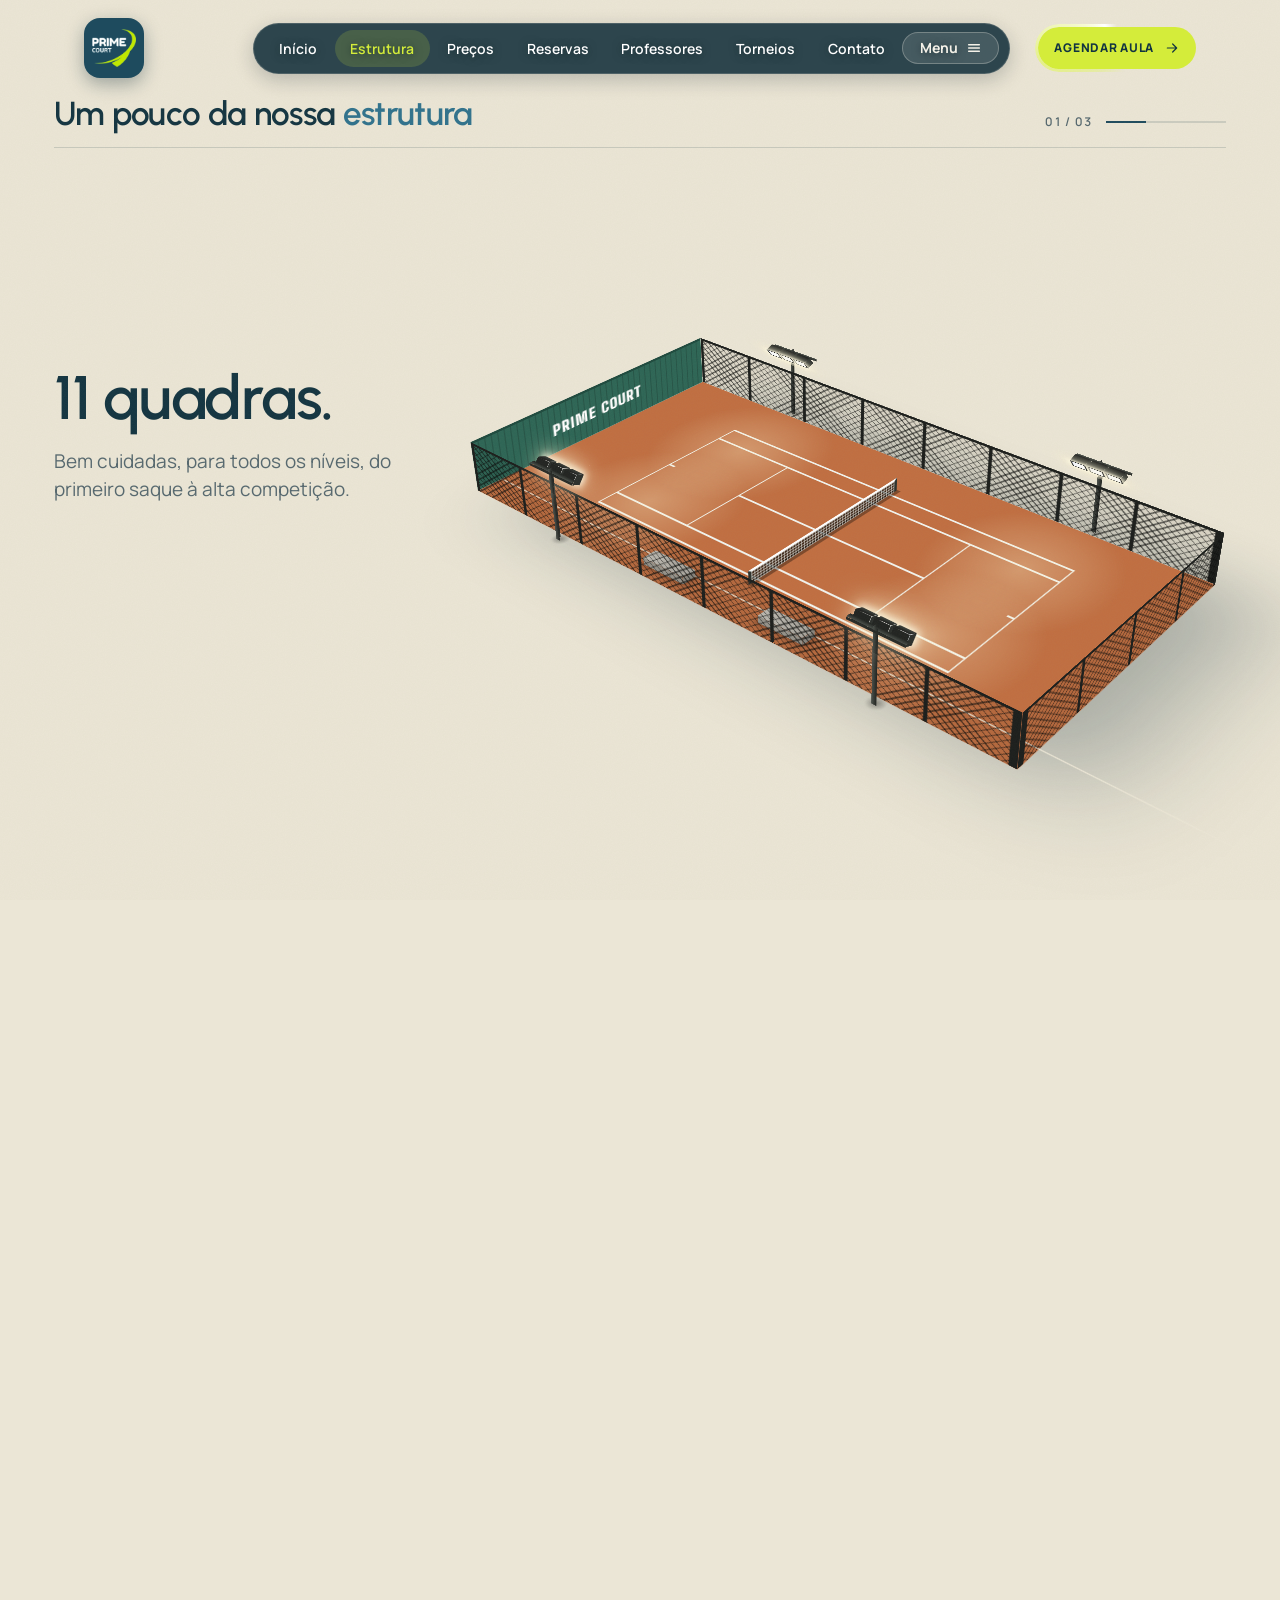
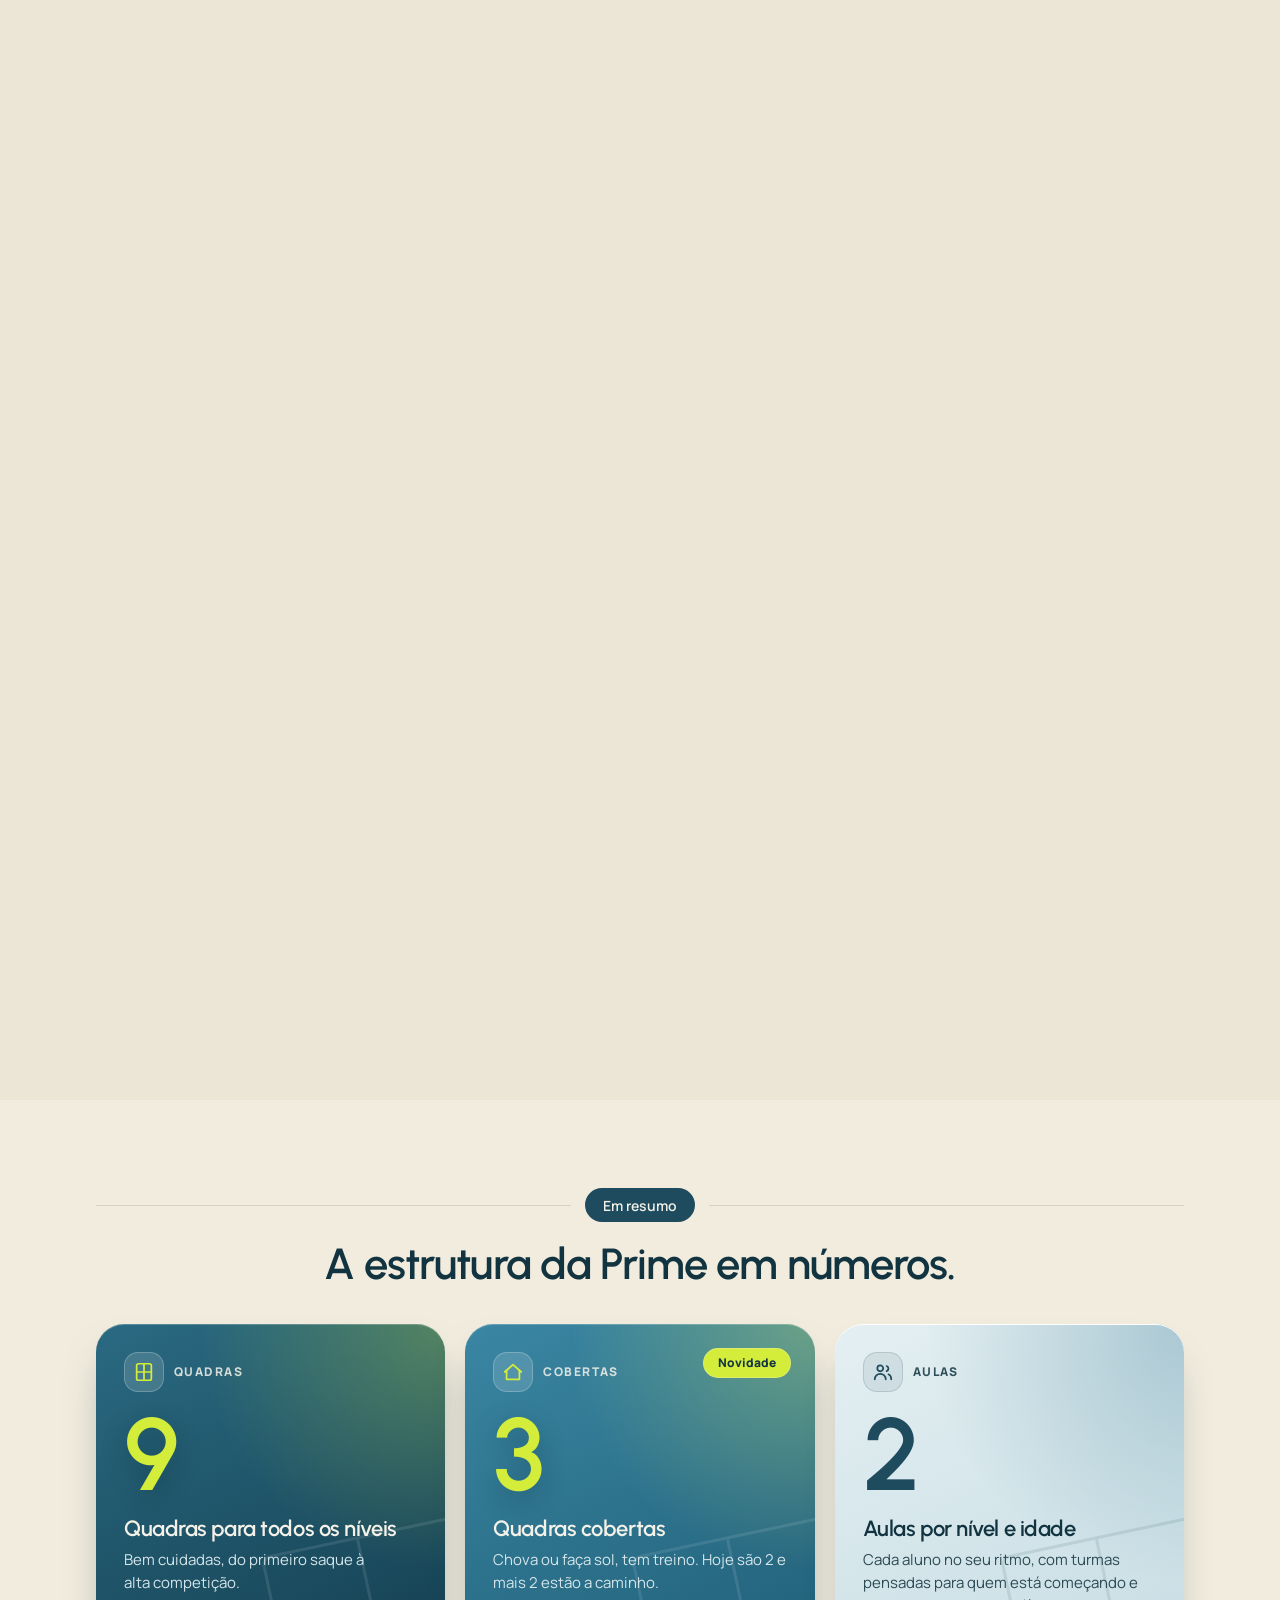
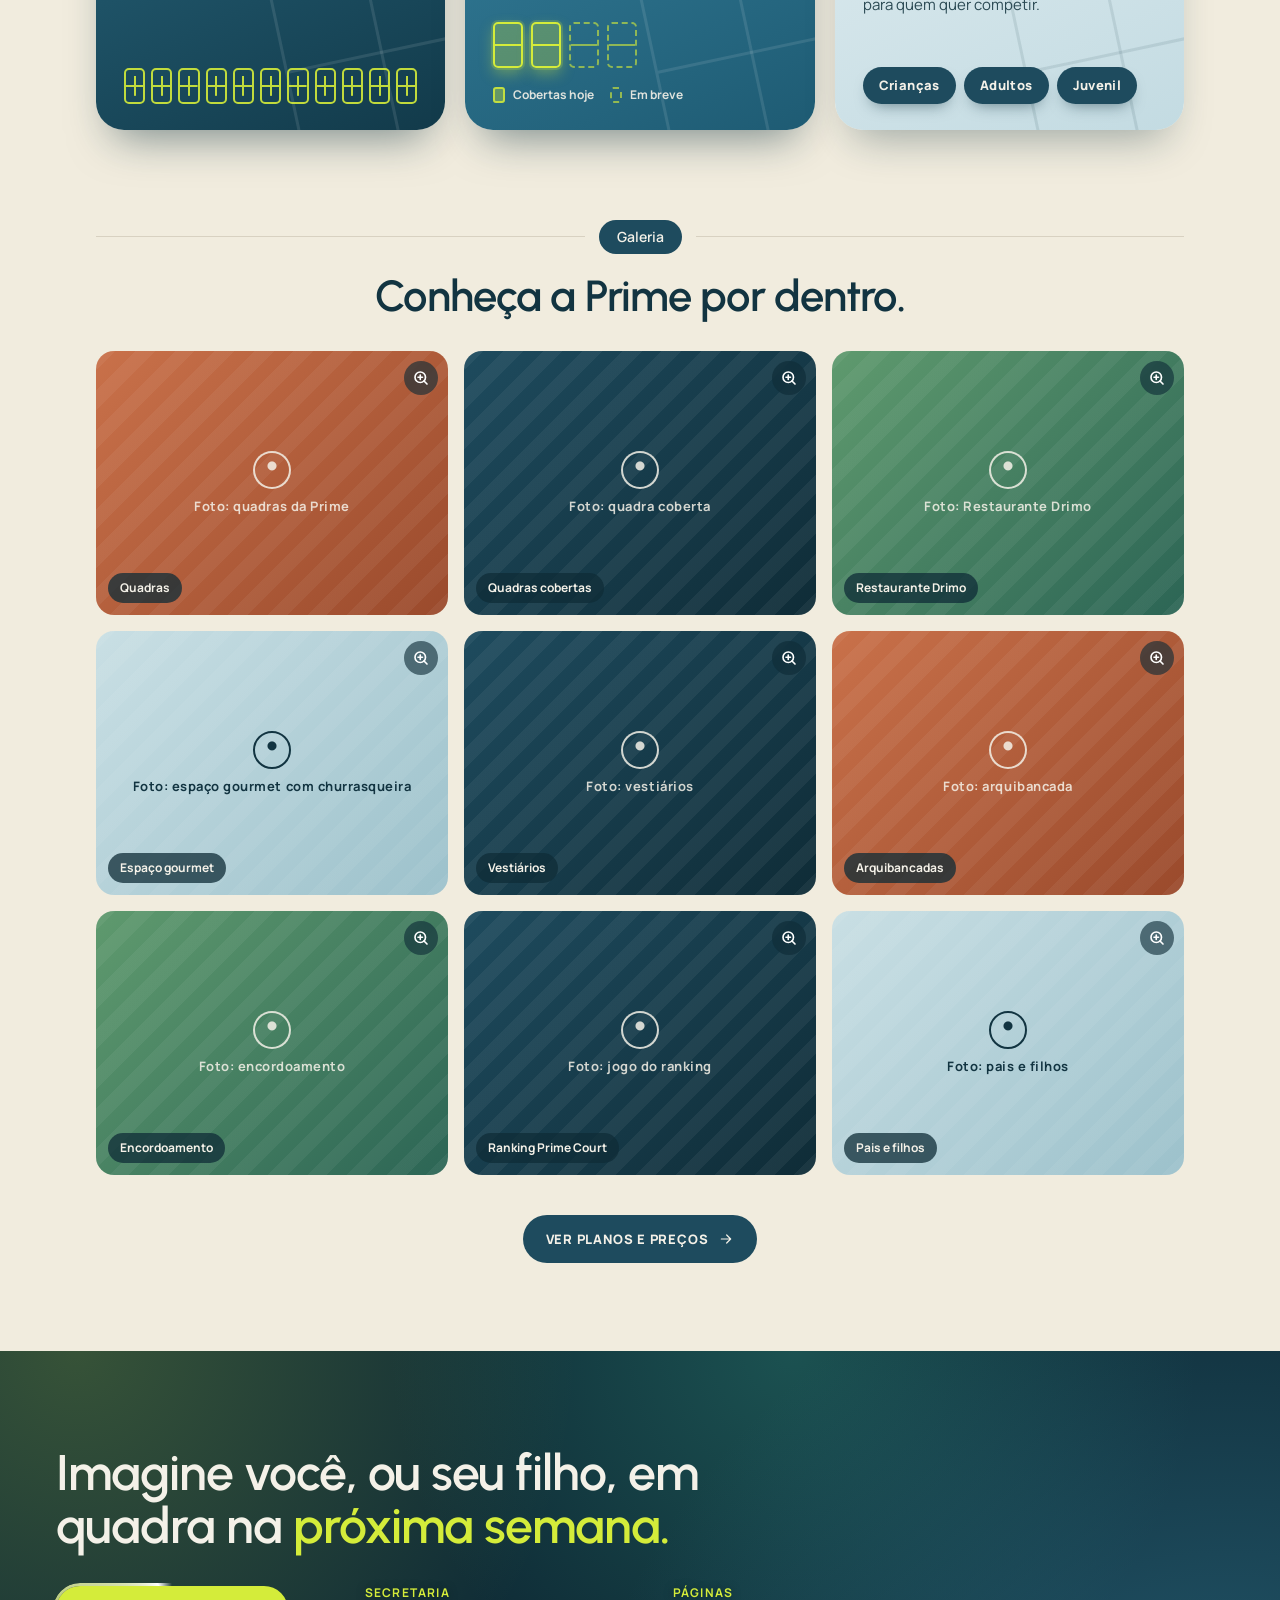
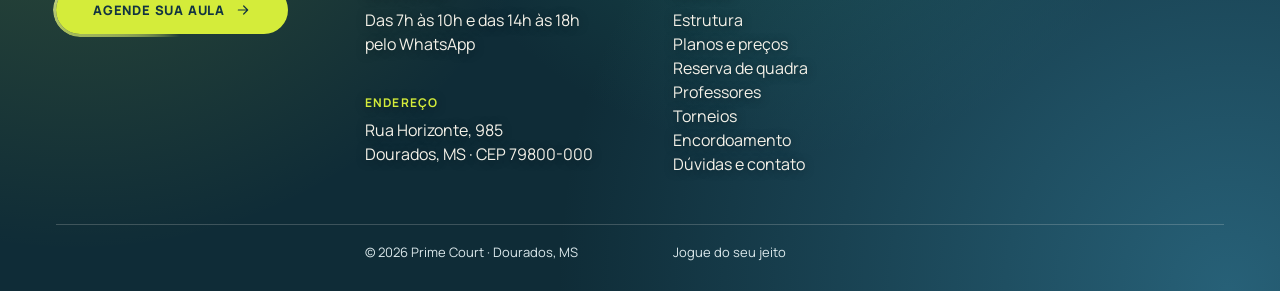
<file: estrutura.html>
<!DOCTYPE html>
<html lang="pt-BR">
<head>
<meta charset="utf-8">
<meta name="viewport" content="width=device-width, initial-scale=1, viewport-fit=cover">
<meta name="color-scheme" content="light">
<meta name="theme-color" content="#0f2c37">
<title>Estrutura — Prime Court Tênis · Dourados, MS</title>
<meta name="description" content="11 quadras, quadras cobertas, espaço gourmet, vestiários e arquibancadas. Conheça a estrutura da Prime Court.">
<link rel="preconnect" href="https://fonts.googleapis.com"><link rel="preconnect" href="https://fonts.gstatic.com" crossorigin>
<link href="https://fonts.googleapis.com/css2?family=Manrope:wght@400;500;600;700;800&family=Urbanist:wght@500;600;700&family=Big+Shoulders+Display:wght@900&display=swap" rel="stylesheet">
<link rel="stylesheet" href="css/style.css">
<link rel="stylesheet" href="css/movimento.css">
</head>
<body class="fx-1 fx-2 fx-3 mv-3">
<header class="hd"><div class="in">
  <a class="logo" href="index.html"><img src="assets/logo.png" alt="Prime Court"></a>
  <nav><a href="index.html">Início</a><a href="estrutura.html" class=on>Estrutura</a><a href="planos.html">Preços</a><a href="reservas.html">Reservas</a><a href="professores.html">Professores</a><a href="torneios.html">Torneios</a><a href="contato.html">Contato</a><button class="nav-menu" type="button" data-menu aria-label="Abrir menu completo">Menu <svg width="16" height="16" viewBox="0 0 24 24" fill="none" stroke="currentColor" stroke-width="2.2" stroke-linecap="round" aria-hidden="true"><path d="M4 7h16M4 12h16M4 17h16"/></svg></button></nav>
  <a class="btn sm" data-wa href="#">Agendar aula <svg width="16" height="16" viewBox="0 0 24 24" fill="none" stroke="currentColor" stroke-width="1.8" stroke-linecap="round" stroke-linejoin="round"><path d="M5 12h14M13 6l6 6-6 6"/></svg></a>
  <button class="menu-btn" data-menu aria-label="Abrir menu"><span></span><span></span></button>
</div></header>
<div class="ov" id="ov"><nav><a href="index.html">Início</a><a href="estrutura.html">Estrutura</a><a href="planos.html">Planos e preços</a><a href="reservas.html">Reserva de quadra</a><a href="professores.html">Professores</a><a href="torneios.html">Torneios</a><a href="encordoamento.html">Encordoamento</a><a href="contato.html">Dúvidas e contato</a></nav>
  <div class="info">
    <div><b>Secretaria</b>Das 7h às 10h e das 14h às 18h</div>
    <div><b>Endereço</b>Rua Horizonte, 985 · Dourados, MS · CEP 79800-000</div>
    <a class="btn" data-wa href="#">Agende sua aula <svg width="16" height="16" viewBox="0 0 24 24" fill="none" stroke="currentColor" stroke-width="1.8" stroke-linecap="round" stroke-linejoin="round"><path d="M5 12h14M13 6l6 6-6 6"/></svg></a>
  </div>
  <button class="close" data-close aria-label="Fechar menu">×</button>
</div>
<nav class="bar" aria-label="Atalhos"><a href="index.html"><svg width="20" height="20" viewBox="0 0 24 24" fill="none" stroke="currentColor" stroke-width="1.8" stroke-linecap="round" stroke-linejoin="round"><path d="M3 11l9-7 9 7"/><path d="M5 10v10h14V10"/><path d="M10 20v-6h4v6"/></svg>Início</a><a href="planos.html"><svg width="20" height="20" viewBox="0 0 24 24" fill="none" stroke="currentColor" stroke-width="1.8" stroke-linecap="round" stroke-linejoin="round"><path d="M4 12l8-8h8v8l-8 8z"/><circle cx="16" cy="8" r="1.4"/></svg>Preços</a><a class="wa" data-wa href="#"><svg width="20" height="20" viewBox="0 0 24 24" fill="currentColor" aria-hidden="true"><path d="M17.472 14.382c-.297-.149-1.758-.867-2.03-.967-.273-.099-.471-.148-.67.15-.197.297-.767.966-.94 1.164-.173.199-.347.223-.644.075-.3-.15-1.263-.465-2.403-1.485-.888-.795-1.484-1.77-1.66-2.07-.174-.3-.019-.465.13-.615.136-.135.301-.345.451-.523.146-.181.194-.301.297-.496.1-.21.049-.375-.025-.524-.075-.15-.672-1.62-.922-2.206-.24-.584-.487-.51-.672-.51-.172-.015-.371-.015-.571-.015-.2 0-.523.074-.797.359-.273.3-1.045 1.02-1.045 2.475s1.07 2.865 1.219 3.075c.149.18 2.095 3.195 5.076 4.483.709.3 1.263.489 1.694.626.712.226 1.36.194 1.872.118.571-.085 1.758-.719 2.006-1.413.248-.694.248-1.289.173-1.413-.074-.124-.272-.198-.57-.347m-5.421 7.403h-.004a9.87 9.87 0 01-5.031-1.378l-.361-.214-3.741.982.998-3.648-.235-.374a9.86 9.86 0 01-1.51-5.26c.001-5.45 4.436-9.884 9.888-9.884 2.64 0 5.122 1.03 6.988 2.898a9.825 9.825 0 012.893 6.994c-.003 5.45-4.437 9.884-9.885 9.884m8.413-18.297A11.815 11.815 0 0012.05 0C5.495 0 .16 5.335.157 11.892c0 2.096.547 4.142 1.588 5.945L.057 24l6.305-1.654a11.882 11.882 0 005.683 1.448h.005c6.554 0 11.89-5.335 11.893-11.893a11.821 11.821 0 00-3.48-8.413Z"/></svg>WhatsApp</a><a href="estrutura.html" class=on><svg width="20" height="20" viewBox="0 0 24 24" fill="none" stroke="currentColor" stroke-width="1.8" stroke-linecap="round" stroke-linejoin="round"><rect x="3" y="5" width="18" height="14" rx="2"/><circle cx="9" cy="11" r="2"/><path d="M21 16l-5-5-9 8"/></svg>Fotos</a><button data-menu aria-label="Abrir menu"><svg width="20" height="20" viewBox="0 0 24 24" fill="none" stroke="currentColor" stroke-width="1.8" stroke-linecap="round"><path d="M4 7h16M4 12h16M4 17h16"/></svg>Menu</button></nav>
<main>
<section id="estrutura"><div class="stick">
  <div class="top"><h2>Um pouco da nossa <span class="lime">estrutura</span></h2><div class="step"><span id="step">01 / 03</span><div class="prog"><i id="prog"></i></div></div></div>
  <div class="stm">
    <div><h2>11 quadras.</h2><p>Bem cuidadas, para todos os níveis, do primeiro saque à alta competição.</p></div>
    <div><h2>Chova ou faça sol.</h2><p>Hoje são 2 quadras cobertas, e mais 2 estão sendo cobertas. Em breve, 4.</p></div>
    <div><h2>Abertas e cobertas.</h2><p>11 quadras no total, 4 delas cobertas em breve.</p></div>
  </div>
  <div class="stage"><div id="iso">
          <div class="g" data-g="a" style="--o:1">
            <div style="position:absolute;inset:0;background:oklch(0.62 0.12 48);box-shadow:0 50px 80px rgba(0,0,0,.5);opacity:var(--o);transition:opacity .6s">
              <div style="position:absolute;left:19.23%;top:16.84%;width:.6%;height:66.32000000000001%;background:#f2f4ef"></div><div style="position:absolute;left:80.17%;top:16.84%;width:.6%;height:66.32000000000001%;background:#f2f4ef"></div><div style="position:absolute;left:26.84%;top:16.84%;width:.6%;height:66.32000000000001%;background:#f2f4ef"></div><div style="position:absolute;left:72.56%;top:16.84%;width:.6%;height:66.32000000000001%;background:#f2f4ef"></div><div style="position:absolute;left:49.7%;top:32.07%;width:.6%;height:35.86%;background:#f2f4ef"></div><div style="position:absolute;left:19.23%;top:16.84%;width:61.54%;height:.3%;background:#f2f4ef"></div><div style="position:absolute;left:19.23%;top:82.86%;width:61.54%;height:.3%;background:#f2f4ef"></div><div style="position:absolute;left:26.84%;top:32.07%;width:46.32%;height:.3%;background:#f2f4ef"></div><div style="position:absolute;left:26.84%;top:67.63%;width:46.32%;height:.3%;background:#f2f4ef"></div><div style="position:absolute;left:49.7%;top:16.84%;width:.6%;height:1.3%;background:#f2f4ef"></div><div style="position:absolute;left:49.7%;top:81.86%;width:.6%;height:1.3%;background:#f2f4ef"></div>
              <div style="position:absolute;left:16%;width:68%;top:49.4%;height:1.2%;background:rgba(0,0,0,.35)"></div>
            </div>
            <div style="position:absolute;left:16%;width:68%;top:50%;height:16px;transform-origin:top;transform:rotateX(90deg);background:repeating-linear-gradient(0deg,rgba(242,244,239,.55) 0 1px,transparent 1px 3px),repeating-linear-gradient(90deg,rgba(242,244,239,.55) 0 1px,transparent 1px 3px),rgba(8,10,9,.7);border-bottom:3px solid #fff;border-left:3px solid #2b302c;border-right:3px solid #2b302c;box-sizing:border-box;opacity:var(--o);transition:opacity .6s"></div>
            <div style="position:absolute;left:0;top:0;width:240px;height:58px;transform-origin:top;transform:rotateX(90deg);background:repeating-linear-gradient(90deg,rgba(0,0,0,.18) 0 1px,transparent 1px 6px),#2c6555;border-bottom:3px solid #1d4a3e;box-sizing:border-box;opacity:var(--o);transition:opacity .6s"></div>
            <div style="position:absolute;left:0;top:-55px;width:240px;height:58px;transform-origin:bottom;transform:rotateX(-90deg);display:grid;place-items:center;font-family:'Big Shoulders Display',sans-serif;font-weight:900;font-size:17px;letter-spacing:.06em;color:#fff;opacity:var(--o);transition:opacity .6s">PRIME COURT</div><div style="position:absolute;left:8px;top:166px;width:18px;height:42px;transform:translateZ(.5px);background:rgba(0,0,0,.28);filter:blur(2px);opacity:var(--o);transition:opacity .6s"></div><div style="position:absolute;left:10px;top:168px;width:8px;height:38px;transform-origin:left;transform:rotateY(-90deg);background:#9d9a92;opacity:var(--o);transition:opacity .6s"></div><div style="position:absolute;left:14px;top:168px;width:8px;height:38px;transform-origin:right;transform:rotateY(90deg);background:#a8a59d;opacity:var(--o);transition:opacity .6s"></div><div style="position:absolute;left:10px;top:168px;width:12px;height:8px;transform-origin:top;transform:rotateX(90deg);background:#8e8b84;opacity:var(--o);transition:opacity .6s"></div><div style="position:absolute;left:10px;top:206px;width:12px;height:8px;transform-origin:top;transform:rotateX(90deg);background:#8e8b84;opacity:var(--o);transition:opacity .6s"></div><div style="position:absolute;left:10px;top:168px;width:12px;height:38px;transform:translateZ(8px);background:radial-gradient(circle at 30% 40%,rgba(0,0,0,.06) 0 1px,transparent 1.5px) 0 0/4px 4px,linear-gradient(135deg,#cbc8c0,#b3b0a8);opacity:var(--o);transition:opacity .6s"></div><div style="position:absolute;left:8px;top:272px;width:18px;height:42px;transform:translateZ(.5px);background:rgba(0,0,0,.28);filter:blur(2px);opacity:var(--o);transition:opacity .6s"></div><div style="position:absolute;left:10px;top:274px;width:8px;height:38px;transform-origin:left;transform:rotateY(-90deg);background:#9d9a92;opacity:var(--o);transition:opacity .6s"></div><div style="position:absolute;left:14px;top:274px;width:8px;height:38px;transform-origin:right;transform:rotateY(90deg);background:#a8a59d;opacity:var(--o);transition:opacity .6s"></div><div style="position:absolute;left:10px;top:274px;width:12px;height:8px;transform-origin:top;transform:rotateX(90deg);background:#8e8b84;opacity:var(--o);transition:opacity .6s"></div><div style="position:absolute;left:10px;top:312px;width:12px;height:8px;transform-origin:top;transform:rotateX(90deg);background:#8e8b84;opacity:var(--o);transition:opacity .6s"></div><div style="position:absolute;left:10px;top:274px;width:12px;height:38px;transform:translateZ(8px);background:radial-gradient(circle at 30% 40%,rgba(0,0,0,.06) 0 1px,transparent 1.5px) 0 0/4px 4px,linear-gradient(135deg,#cbc8c0,#b3b0a8);opacity:var(--o);transition:opacity .6s"></div><div style="position:absolute;left:-10px;top:40px;width:160px;height:140px;transform:translateZ(1px);background:radial-gradient(ellipse at center,rgba(255,244,205,.32),rgba(255,244,205,.12) 45%,transparent 70%);pointer-events:none;opacity:var(--o);transition:opacity .6s"></div><div style="position:absolute;left:90px;top:40px;width:160px;height:140px;transform:translateZ(1px);background:radial-gradient(ellipse at center,rgba(255,244,205,.32),rgba(255,244,205,.12) 45%,transparent 70%);pointer-events:none;opacity:var(--o);transition:opacity .6s"></div><div style="position:absolute;left:-10px;top:300px;width:160px;height:140px;transform:translateZ(1px);background:radial-gradient(ellipse at center,rgba(255,244,205,.32),rgba(255,244,205,.12) 45%,transparent 70%);pointer-events:none;opacity:var(--o);transition:opacity .6s"></div><div style="position:absolute;left:90px;top:300px;width:160px;height:140px;transform:translateZ(1px);background:radial-gradient(ellipse at center,rgba(255,244,205,.32),rgba(255,244,205,.12) 45%,transparent 70%);pointer-events:none;opacity:var(--o);transition:opacity .6s"></div><div style="position:absolute;left:-7px;top:97px;width:80px;height:4px;transform-origin:left;transform:rotateY(-90deg);background:linear-gradient(180deg,#4a504b,#1c1f1d);opacity:var(--o);transition:opacity .6s"></div><div style="position:absolute;left:-7px;top:97px;width:4px;height:80px;transform-origin:top;transform:rotateX(90deg);background:linear-gradient(90deg,#4a504b,#1c1f1d);opacity:var(--o);transition:opacity .6s"></div><div style="position:absolute;left:-12px;top:92px;width:14px;height:14px;background:radial-gradient(circle,rgba(0,0,0,.35),transparent 70%);opacity:var(--o);transition:opacity .6s"></div><div style="position:absolute;left:-5px;top:99px;width:0;height:0;transform-style:preserve-3d;transform:translateZ(76px);opacity:var(--o);transition:opacity .6s"><div style="position:absolute;left:-2px;top:-22px;width:4px;height:44px;transform:translateZ(1px);background:linear-gradient(90deg,#4a504b,#1c1f1d)"></div><div style="position:absolute;left:-2px;top:-22px;width:3px;height:44px;transform-origin:left;transform:translateZ(-2px) rotateY(-90deg);background:#262a27"></div><div style="position:absolute;left:3px;top:0;width:0;height:0;transform-style:preserve-3d;transform:rotateY(28deg)"><div style="position:absolute;left:-1px;top:-20px;width:7px;height:12px;transform:translateZ(5px);background:linear-gradient(90deg,#1a1c1b,#3b403c);border-radius:1px"></div><div style="position:absolute;left:-1px;top:-20px;width:10px;height:12px;transform-origin:left;transform:translateZ(-5px) rotateY(-90deg);background:#202321"></div><div style="position:absolute;left:-1px;top:-20px;width:7px;height:10px;transform-origin:top;transform:translateZ(-5px) rotateX(90deg);background:#2b2f2c"></div><div style="position:absolute;left:-1px;top:-8px;width:7px;height:10px;transform-origin:top;transform:translateZ(-5px) rotateX(90deg);background:#2b2f2c"></div><div style="position:absolute;left:6px;top:-20px;width:10px;height:12px;transform-origin:left;transform:translateZ(-5px) rotateY(-90deg);background:radial-gradient(circle,#fff 0 .8px,transparent 1.2px) 0 0/2.4px 2.4px,linear-gradient(#fffdf2,#e6eefc);border:1px solid #151716;box-sizing:border-box;box-shadow:0 0 6px 2px rgba(255,251,228,.95),0 0 18px 6px rgba(255,246,210,.45)"></div><div style="position:absolute;left:-1px;top:-6px;width:7px;height:12px;transform:translateZ(5px);background:linear-gradient(90deg,#1a1c1b,#3b403c);border-radius:1px"></div><div style="position:absolute;left:-1px;top:-6px;width:10px;height:12px;transform-origin:left;transform:translateZ(-5px) rotateY(-90deg);background:#202321"></div><div style="position:absolute;left:-1px;top:-6px;width:7px;height:10px;transform-origin:top;transform:translateZ(-5px) rotateX(90deg);background:#2b2f2c"></div><div style="position:absolute;left:-1px;top:6px;width:7px;height:10px;transform-origin:top;transform:translateZ(-5px) rotateX(90deg);background:#2b2f2c"></div><div style="position:absolute;left:6px;top:-6px;width:10px;height:12px;transform-origin:left;transform:translateZ(-5px) rotateY(-90deg);background:radial-gradient(circle,#fff 0 .8px,transparent 1.2px) 0 0/2.4px 2.4px,linear-gradient(#fffdf2,#e6eefc);border:1px solid #151716;box-sizing:border-box;box-shadow:0 0 6px 2px rgba(255,251,228,.95),0 0 18px 6px rgba(255,246,210,.45)"></div><div style="position:absolute;left:-1px;top:8px;width:7px;height:12px;transform:translateZ(5px);background:linear-gradient(90deg,#1a1c1b,#3b403c);border-radius:1px"></div><div style="position:absolute;left:-1px;top:8px;width:10px;height:12px;transform-origin:left;transform:translateZ(-5px) rotateY(-90deg);background:#202321"></div><div style="position:absolute;left:-1px;top:8px;width:7px;height:10px;transform-origin:top;transform:translateZ(-5px) rotateX(90deg);background:#2b2f2c"></div><div style="position:absolute;left:-1px;top:20px;width:7px;height:10px;transform-origin:top;transform:translateZ(-5px) rotateX(90deg);background:#2b2f2c"></div><div style="position:absolute;left:6px;top:8px;width:10px;height:12px;transform-origin:left;transform:translateZ(-5px) rotateY(-90deg);background:radial-gradient(circle,#fff 0 .8px,transparent 1.2px) 0 0/2.4px 2.4px,linear-gradient(#fffdf2,#e6eefc);border:1px solid #151716;box-sizing:border-box;box-shadow:0 0 6px 2px rgba(255,251,228,.95),0 0 18px 6px rgba(255,246,210,.45)"></div></div></div><div style="position:absolute;left:245px;top:97px;width:80px;height:4px;transform-origin:left;transform:rotateY(-90deg);background:linear-gradient(180deg,#4a504b,#1c1f1d);opacity:var(--o);transition:opacity .6s"></div><div style="position:absolute;left:245px;top:97px;width:4px;height:80px;transform-origin:top;transform:rotateX(90deg);background:linear-gradient(90deg,#4a504b,#1c1f1d);opacity:var(--o);transition:opacity .6s"></div><div style="position:absolute;left:240px;top:92px;width:14px;height:14px;background:radial-gradient(circle,rgba(0,0,0,.35),transparent 70%);opacity:var(--o);transition:opacity .6s"></div><div style="position:absolute;left:247px;top:99px;width:0;height:0;transform-style:preserve-3d;transform:translateZ(76px) rotateZ(180deg);opacity:var(--o);transition:opacity .6s"><div style="position:absolute;left:-2px;top:-22px;width:4px;height:44px;transform:translateZ(1px);background:linear-gradient(90deg,#4a504b,#1c1f1d)"></div><div style="position:absolute;left:-2px;top:-22px;width:3px;height:44px;transform-origin:left;transform:translateZ(-2px) rotateY(-90deg);background:#262a27"></div><div style="position:absolute;left:3px;top:0;width:0;height:0;transform-style:preserve-3d;transform:rotateY(28deg)"><div style="position:absolute;left:-1px;top:-20px;width:7px;height:12px;transform:translateZ(5px);background:linear-gradient(90deg,#1a1c1b,#3b403c);border-radius:1px"></div><div style="position:absolute;left:-1px;top:-20px;width:10px;height:12px;transform-origin:left;transform:translateZ(-5px) rotateY(-90deg);background:#202321"></div><div style="position:absolute;left:-1px;top:-20px;width:7px;height:10px;transform-origin:top;transform:translateZ(-5px) rotateX(90deg);background:#2b2f2c"></div><div style="position:absolute;left:-1px;top:-8px;width:7px;height:10px;transform-origin:top;transform:translateZ(-5px) rotateX(90deg);background:#2b2f2c"></div><div style="position:absolute;left:6px;top:-20px;width:10px;height:12px;transform-origin:left;transform:translateZ(-5px) rotateY(-90deg);background:radial-gradient(circle,#fff 0 .8px,transparent 1.2px) 0 0/2.4px 2.4px,linear-gradient(#fffdf2,#e6eefc);border:1px solid #151716;box-sizing:border-box;box-shadow:0 0 6px 2px rgba(255,251,228,.95),0 0 18px 6px rgba(255,246,210,.45)"></div><div style="position:absolute;left:-1px;top:-6px;width:7px;height:12px;transform:translateZ(5px);background:linear-gradient(90deg,#1a1c1b,#3b403c);border-radius:1px"></div><div style="position:absolute;left:-1px;top:-6px;width:10px;height:12px;transform-origin:left;transform:translateZ(-5px) rotateY(-90deg);background:#202321"></div><div style="position:absolute;left:-1px;top:-6px;width:7px;height:10px;transform-origin:top;transform:translateZ(-5px) rotateX(90deg);background:#2b2f2c"></div><div style="position:absolute;left:-1px;top:6px;width:7px;height:10px;transform-origin:top;transform:translateZ(-5px) rotateX(90deg);background:#2b2f2c"></div><div style="position:absolute;left:6px;top:-6px;width:10px;height:12px;transform-origin:left;transform:translateZ(-5px) rotateY(-90deg);background:radial-gradient(circle,#fff 0 .8px,transparent 1.2px) 0 0/2.4px 2.4px,linear-gradient(#fffdf2,#e6eefc);border:1px solid #151716;box-sizing:border-box;box-shadow:0 0 6px 2px rgba(255,251,228,.95),0 0 18px 6px rgba(255,246,210,.45)"></div><div style="position:absolute;left:-1px;top:8px;width:7px;height:12px;transform:translateZ(5px);background:linear-gradient(90deg,#1a1c1b,#3b403c);border-radius:1px"></div><div style="position:absolute;left:-1px;top:8px;width:10px;height:12px;transform-origin:left;transform:translateZ(-5px) rotateY(-90deg);background:#202321"></div><div style="position:absolute;left:-1px;top:8px;width:7px;height:10px;transform-origin:top;transform:translateZ(-5px) rotateX(90deg);background:#2b2f2c"></div><div style="position:absolute;left:-1px;top:20px;width:7px;height:10px;transform-origin:top;transform:translateZ(-5px) rotateX(90deg);background:#2b2f2c"></div><div style="position:absolute;left:6px;top:8px;width:10px;height:12px;transform-origin:left;transform:translateZ(-5px) rotateY(-90deg);background:radial-gradient(circle,#fff 0 .8px,transparent 1.2px) 0 0/2.4px 2.4px,linear-gradient(#fffdf2,#e6eefc);border:1px solid #151716;box-sizing:border-box;box-shadow:0 0 6px 2px rgba(255,251,228,.95),0 0 18px 6px rgba(255,246,210,.45)"></div></div></div><div style="position:absolute;left:-7px;top:381px;width:80px;height:4px;transform-origin:left;transform:rotateY(-90deg);background:linear-gradient(180deg,#4a504b,#1c1f1d);opacity:var(--o);transition:opacity .6s"></div><div style="position:absolute;left:-7px;top:381px;width:4px;height:80px;transform-origin:top;transform:rotateX(90deg);background:linear-gradient(90deg,#4a504b,#1c1f1d);opacity:var(--o);transition:opacity .6s"></div><div style="position:absolute;left:-12px;top:376px;width:14px;height:14px;background:radial-gradient(circle,rgba(0,0,0,.35),transparent 70%);opacity:var(--o);transition:opacity .6s"></div><div style="position:absolute;left:-5px;top:383px;width:0;height:0;transform-style:preserve-3d;transform:translateZ(76px);opacity:var(--o);transition:opacity .6s"><div style="position:absolute;left:-2px;top:-22px;width:4px;height:44px;transform:translateZ(1px);background:linear-gradient(90deg,#4a504b,#1c1f1d)"></div><div style="position:absolute;left:-2px;top:-22px;width:3px;height:44px;transform-origin:left;transform:translateZ(-2px) rotateY(-90deg);background:#262a27"></div><div style="position:absolute;left:3px;top:0;width:0;height:0;transform-style:preserve-3d;transform:rotateY(28deg)"><div style="position:absolute;left:-1px;top:-20px;width:7px;height:12px;transform:translateZ(5px);background:linear-gradient(90deg,#1a1c1b,#3b403c);border-radius:1px"></div><div style="position:absolute;left:-1px;top:-20px;width:10px;height:12px;transform-origin:left;transform:translateZ(-5px) rotateY(-90deg);background:#202321"></div><div style="position:absolute;left:-1px;top:-20px;width:7px;height:10px;transform-origin:top;transform:translateZ(-5px) rotateX(90deg);background:#2b2f2c"></div><div style="position:absolute;left:-1px;top:-8px;width:7px;height:10px;transform-origin:top;transform:translateZ(-5px) rotateX(90deg);background:#2b2f2c"></div><div style="position:absolute;left:6px;top:-20px;width:10px;height:12px;transform-origin:left;transform:translateZ(-5px) rotateY(-90deg);background:radial-gradient(circle,#fff 0 .8px,transparent 1.2px) 0 0/2.4px 2.4px,linear-gradient(#fffdf2,#e6eefc);border:1px solid #151716;box-sizing:border-box;box-shadow:0 0 6px 2px rgba(255,251,228,.95),0 0 18px 6px rgba(255,246,210,.45)"></div><div style="position:absolute;left:-1px;top:-6px;width:7px;height:12px;transform:translateZ(5px);background:linear-gradient(90deg,#1a1c1b,#3b403c);border-radius:1px"></div><div style="position:absolute;left:-1px;top:-6px;width:10px;height:12px;transform-origin:left;transform:translateZ(-5px) rotateY(-90deg);background:#202321"></div><div style="position:absolute;left:-1px;top:-6px;width:7px;height:10px;transform-origin:top;transform:translateZ(-5px) rotateX(90deg);background:#2b2f2c"></div><div style="position:absolute;left:-1px;top:6px;width:7px;height:10px;transform-origin:top;transform:translateZ(-5px) rotateX(90deg);background:#2b2f2c"></div><div style="position:absolute;left:6px;top:-6px;width:10px;height:12px;transform-origin:left;transform:translateZ(-5px) rotateY(-90deg);background:radial-gradient(circle,#fff 0 .8px,transparent 1.2px) 0 0/2.4px 2.4px,linear-gradient(#fffdf2,#e6eefc);border:1px solid #151716;box-sizing:border-box;box-shadow:0 0 6px 2px rgba(255,251,228,.95),0 0 18px 6px rgba(255,246,210,.45)"></div><div style="position:absolute;left:-1px;top:8px;width:7px;height:12px;transform:translateZ(5px);background:linear-gradient(90deg,#1a1c1b,#3b403c);border-radius:1px"></div><div style="position:absolute;left:-1px;top:8px;width:10px;height:12px;transform-origin:left;transform:translateZ(-5px) rotateY(-90deg);background:#202321"></div><div style="position:absolute;left:-1px;top:8px;width:7px;height:10px;transform-origin:top;transform:translateZ(-5px) rotateX(90deg);background:#2b2f2c"></div><div style="position:absolute;left:-1px;top:20px;width:7px;height:10px;transform-origin:top;transform:translateZ(-5px) rotateX(90deg);background:#2b2f2c"></div><div style="position:absolute;left:6px;top:8px;width:10px;height:12px;transform-origin:left;transform:translateZ(-5px) rotateY(-90deg);background:radial-gradient(circle,#fff 0 .8px,transparent 1.2px) 0 0/2.4px 2.4px,linear-gradient(#fffdf2,#e6eefc);border:1px solid #151716;box-sizing:border-box;box-shadow:0 0 6px 2px rgba(255,251,228,.95),0 0 18px 6px rgba(255,246,210,.45)"></div></div></div><div style="position:absolute;left:245px;top:381px;width:80px;height:4px;transform-origin:left;transform:rotateY(-90deg);background:linear-gradient(180deg,#4a504b,#1c1f1d);opacity:var(--o);transition:opacity .6s"></div><div style="position:absolute;left:245px;top:381px;width:4px;height:80px;transform-origin:top;transform:rotateX(90deg);background:linear-gradient(90deg,#4a504b,#1c1f1d);opacity:var(--o);transition:opacity .6s"></div><div style="position:absolute;left:240px;top:376px;width:14px;height:14px;background:radial-gradient(circle,rgba(0,0,0,.35),transparent 70%);opacity:var(--o);transition:opacity .6s"></div><div style="position:absolute;left:247px;top:383px;width:0;height:0;transform-style:preserve-3d;transform:translateZ(76px) rotateZ(180deg);opacity:var(--o);transition:opacity .6s"><div style="position:absolute;left:-2px;top:-22px;width:4px;height:44px;transform:translateZ(1px);background:linear-gradient(90deg,#4a504b,#1c1f1d)"></div><div style="position:absolute;left:-2px;top:-22px;width:3px;height:44px;transform-origin:left;transform:translateZ(-2px) rotateY(-90deg);background:#262a27"></div><div style="position:absolute;left:3px;top:0;width:0;height:0;transform-style:preserve-3d;transform:rotateY(28deg)"><div style="position:absolute;left:-1px;top:-20px;width:7px;height:12px;transform:translateZ(5px);background:linear-gradient(90deg,#1a1c1b,#3b403c);border-radius:1px"></div><div style="position:absolute;left:-1px;top:-20px;width:10px;height:12px;transform-origin:left;transform:translateZ(-5px) rotateY(-90deg);background:#202321"></div><div style="position:absolute;left:-1px;top:-20px;width:7px;height:10px;transform-origin:top;transform:translateZ(-5px) rotateX(90deg);background:#2b2f2c"></div><div style="position:absolute;left:-1px;top:-8px;width:7px;height:10px;transform-origin:top;transform:translateZ(-5px) rotateX(90deg);background:#2b2f2c"></div><div style="position:absolute;left:6px;top:-20px;width:10px;height:12px;transform-origin:left;transform:translateZ(-5px) rotateY(-90deg);background:radial-gradient(circle,#fff 0 .8px,transparent 1.2px) 0 0/2.4px 2.4px,linear-gradient(#fffdf2,#e6eefc);border:1px solid #151716;box-sizing:border-box;box-shadow:0 0 6px 2px rgba(255,251,228,.95),0 0 18px 6px rgba(255,246,210,.45)"></div><div style="position:absolute;left:-1px;top:-6px;width:7px;height:12px;transform:translateZ(5px);background:linear-gradient(90deg,#1a1c1b,#3b403c);border-radius:1px"></div><div style="position:absolute;left:-1px;top:-6px;width:10px;height:12px;transform-origin:left;transform:translateZ(-5px) rotateY(-90deg);background:#202321"></div><div style="position:absolute;left:-1px;top:-6px;width:7px;height:10px;transform-origin:top;transform:translateZ(-5px) rotateX(90deg);background:#2b2f2c"></div><div style="position:absolute;left:-1px;top:6px;width:7px;height:10px;transform-origin:top;transform:translateZ(-5px) rotateX(90deg);background:#2b2f2c"></div><div style="position:absolute;left:6px;top:-6px;width:10px;height:12px;transform-origin:left;transform:translateZ(-5px) rotateY(-90deg);background:radial-gradient(circle,#fff 0 .8px,transparent 1.2px) 0 0/2.4px 2.4px,linear-gradient(#fffdf2,#e6eefc);border:1px solid #151716;box-sizing:border-box;box-shadow:0 0 6px 2px rgba(255,251,228,.95),0 0 18px 6px rgba(255,246,210,.45)"></div><div style="position:absolute;left:-1px;top:8px;width:7px;height:12px;transform:translateZ(5px);background:linear-gradient(90deg,#1a1c1b,#3b403c);border-radius:1px"></div><div style="position:absolute;left:-1px;top:8px;width:10px;height:12px;transform-origin:left;transform:translateZ(-5px) rotateY(-90deg);background:#202321"></div><div style="position:absolute;left:-1px;top:8px;width:7px;height:10px;transform-origin:top;transform:translateZ(-5px) rotateX(90deg);background:#2b2f2c"></div><div style="position:absolute;left:-1px;top:20px;width:7px;height:10px;transform-origin:top;transform:translateZ(-5px) rotateX(90deg);background:#2b2f2c"></div><div style="position:absolute;left:6px;top:8px;width:10px;height:12px;transform-origin:left;transform:translateZ(-5px) rotateY(-90deg);background:radial-gradient(circle,#fff 0 .8px,transparent 1.2px) 0 0/2.4px 2.4px,linear-gradient(#fffdf2,#e6eefc);border:1px solid #151716;box-sizing:border-box;box-shadow:0 0 6px 2px rgba(255,251,228,.95),0 0 18px 6px rgba(255,246,210,.45)"></div></div></div>
            <div style="position:absolute;left:0;top:0;width:58px;height:480px;transform-origin:left;transform:rotateY(-90deg);background:repeating-linear-gradient(0deg,#1a1d1b 0 3px,transparent 3px 60px),repeating-linear-gradient(45deg,rgba(8,10,9,.6) 0 1px,transparent 1px 5px),repeating-linear-gradient(-45deg,rgba(8,10,9,.6) 0 1px,transparent 1px 5px),rgba(0,0,0,.06);border-right:3px solid #1a1d1b;border-top:3px solid #1a1d1b;border-bottom:3px solid #1a1d1b;box-sizing:border-box;opacity:var(--o);transition:opacity .6s"></div>
            <div style="position:absolute;left:182px;top:0;width:58px;height:480px;transform-origin:right;transform:rotateY(90deg);background:repeating-linear-gradient(0deg,#1a1d1b 0 3px,transparent 3px 60px),repeating-linear-gradient(45deg,rgba(8,10,9,.6) 0 1px,transparent 1px 5px),repeating-linear-gradient(-45deg,rgba(8,10,9,.6) 0 1px,transparent 1px 5px),rgba(0,0,0,.06);border-left:3px solid #1a1d1b;border-top:3px solid #1a1d1b;border-bottom:3px solid #1a1d1b;box-sizing:border-box;opacity:var(--o);transition:opacity .6s"></div>
            <div style="position:absolute;left:0;top:422px;width:240px;height:58px;transform-origin:bottom;transform:rotateX(-90deg);background:repeating-linear-gradient(90deg,#1a1d1b 0 3px,transparent 3px 60px),repeating-linear-gradient(45deg,rgba(8,10,9,.6) 0 1px,transparent 1px 5px),repeating-linear-gradient(-45deg,rgba(8,10,9,.6) 0 1px,transparent 1px 5px),rgba(0,0,0,.06);border-top:3px solid #1a1d1b;border-left:3px solid #1a1d1b;border-right:3px solid #1a1d1b;box-sizing:border-box;opacity:var(--o);transition:opacity .6s"></div>
          </div>
          <div class="g" data-g="b" style="--o:0">
            <div style="position:absolute;inset:0;background:oklch(0.62 0.12 48);box-shadow:0 50px 80px rgba(0,0,0,.5);opacity:var(--o);transition:opacity .6s">
              <div style="position:absolute;left:19.23%;top:16.84%;width:.6%;height:66.32000000000001%;background:#f2f4ef"></div><div style="position:absolute;left:80.17%;top:16.84%;width:.6%;height:66.32000000000001%;background:#f2f4ef"></div><div style="position:absolute;left:26.84%;top:16.84%;width:.6%;height:66.32000000000001%;background:#f2f4ef"></div><div style="position:absolute;left:72.56%;top:16.84%;width:.6%;height:66.32000000000001%;background:#f2f4ef"></div><div style="position:absolute;left:49.7%;top:32.07%;width:.6%;height:35.86%;background:#f2f4ef"></div><div style="position:absolute;left:19.23%;top:16.84%;width:61.54%;height:.3%;background:#f2f4ef"></div><div style="position:absolute;left:19.23%;top:82.86%;width:61.54%;height:.3%;background:#f2f4ef"></div><div style="position:absolute;left:26.84%;top:32.07%;width:46.32%;height:.3%;background:#f2f4ef"></div><div style="position:absolute;left:26.84%;top:67.63%;width:46.32%;height:.3%;background:#f2f4ef"></div><div style="position:absolute;left:49.7%;top:16.84%;width:.6%;height:1.3%;background:#f2f4ef"></div><div style="position:absolute;left:49.7%;top:81.86%;width:.6%;height:1.3%;background:#f2f4ef"></div>
              <div style="position:absolute;left:16%;width:68%;top:49.4%;height:1.2%;background:rgba(0,0,0,.35)"></div>
            </div>
            <div style="position:absolute;left:16%;width:68%;top:50%;height:16px;transform-origin:top;transform:rotateX(90deg);background:repeating-linear-gradient(0deg,rgba(242,244,239,.55) 0 1px,transparent 1px 3px),repeating-linear-gradient(90deg,rgba(242,244,239,.55) 0 1px,transparent 1px 3px),rgba(8,10,9,.7);border-bottom:3px solid #fff;border-left:3px solid #2b302c;border-right:3px solid #2b302c;box-sizing:border-box;opacity:var(--o);transition:opacity .6s"></div>
            <div style="position:absolute;left:0;top:0;width:240px;height:62px;transform-origin:top;transform:rotateX(90deg);background:repeating-linear-gradient(90deg,rgba(0,0,0,.18) 0 1px,transparent 1px 6px),#2c6555;border-bottom:2px solid #1d4a3e;box-sizing:border-box;opacity:var(--o);transition:opacity .6s"></div><div style="position:absolute;left:-4px;top:0;width:248px;height:36px;transform-origin:top;transform:translateZ(62px) rotateX(90deg);clip-path:polygon(0 0,100% 0,50% 100%);background:repeating-linear-gradient(90deg,rgba(0,0,0,.18) 0 1px,transparent 1px 6px),#2c6555;opacity:var(--o);transition:opacity .6s"></div><div style="position:absolute;left:0;top:0;width:62px;height:480px;transform-origin:left;transform:rotateY(-90deg);background:repeating-linear-gradient(0deg,rgba(0,0,0,.18) 0 1px,transparent 1px 6px) right/32px 100% no-repeat,linear-gradient(#2c6555,#2c6555) right/32px 100% no-repeat,linear-gradient(#1d4a3e,#1d4a3e) left/6px 100% no-repeat;opacity:var(--o);transition:opacity .6s"></div><div style="position:absolute;left:178px;top:0;width:62px;height:480px;transform-origin:right;transform:rotateY(90deg);background:repeating-linear-gradient(0deg,rgba(0,0,0,.18) 0 1px,transparent 1px 6px) left/32px 100% no-repeat,linear-gradient(#2c6555,#2c6555) left/32px 100% no-repeat,linear-gradient(#1d4a3e,#1d4a3e) right/6px 100% no-repeat;opacity:var(--o);transition:opacity .6s"></div><div style="position:absolute;left:0;top:418px;width:240px;height:62px;transform-origin:bottom;transform:rotateX(-90deg);background:repeating-linear-gradient(90deg,#1a1d1b 0 3px,transparent 3px 60px),repeating-linear-gradient(45deg,rgba(8,10,9,.6) 0 1px,transparent 1px 5px),repeating-linear-gradient(-45deg,rgba(8,10,9,.6) 0 1px,transparent 1px 5px),rgba(0,0,0,.06);border:3px solid #1a1d1b;box-sizing:border-box;opacity:var(--o);transition:opacity .6s"></div><div style="position:absolute;left:0;top:-59px;width:240px;height:62px;transform-origin:bottom;transform:rotateX(-90deg);display:grid;place-items:center;font-family:'Big Shoulders Display',sans-serif;font-weight:900;font-size:17px;letter-spacing:.06em;color:#fff;opacity:var(--o);transition:opacity .6s">PRIME COURT</div><div style="position:absolute;left:8px;top:166px;width:18px;height:42px;transform:translateZ(.5px);background:rgba(0,0,0,.28);filter:blur(2px);opacity:var(--o);transition:opacity .6s"></div><div style="position:absolute;left:10px;top:168px;width:8px;height:38px;transform-origin:left;transform:rotateY(-90deg);background:#9d9a92;opacity:var(--o);transition:opacity .6s"></div><div style="position:absolute;left:14px;top:168px;width:8px;height:38px;transform-origin:right;transform:rotateY(90deg);background:#a8a59d;opacity:var(--o);transition:opacity .6s"></div><div style="position:absolute;left:10px;top:168px;width:12px;height:8px;transform-origin:top;transform:rotateX(90deg);background:#8e8b84;opacity:var(--o);transition:opacity .6s"></div><div style="position:absolute;left:10px;top:206px;width:12px;height:8px;transform-origin:top;transform:rotateX(90deg);background:#8e8b84;opacity:var(--o);transition:opacity .6s"></div><div style="position:absolute;left:10px;top:168px;width:12px;height:38px;transform:translateZ(8px);background:radial-gradient(circle at 30% 40%,rgba(0,0,0,.06) 0 1px,transparent 1.5px) 0 0/4px 4px,linear-gradient(135deg,#cbc8c0,#b3b0a8);opacity:var(--o);transition:opacity .6s"></div><div style="position:absolute;left:8px;top:272px;width:18px;height:42px;transform:translateZ(.5px);background:rgba(0,0,0,.28);filter:blur(2px);opacity:var(--o);transition:opacity .6s"></div><div style="position:absolute;left:10px;top:274px;width:8px;height:38px;transform-origin:left;transform:rotateY(-90deg);background:#9d9a92;opacity:var(--o);transition:opacity .6s"></div><div style="position:absolute;left:14px;top:274px;width:8px;height:38px;transform-origin:right;transform:rotateY(90deg);background:#a8a59d;opacity:var(--o);transition:opacity .6s"></div><div style="position:absolute;left:10px;top:274px;width:12px;height:8px;transform-origin:top;transform:rotateX(90deg);background:#8e8b84;opacity:var(--o);transition:opacity .6s"></div><div style="position:absolute;left:10px;top:312px;width:12px;height:8px;transform-origin:top;transform:rotateX(90deg);background:#8e8b84;opacity:var(--o);transition:opacity .6s"></div><div style="position:absolute;left:10px;top:274px;width:12px;height:38px;transform:translateZ(8px);background:radial-gradient(circle at 30% 40%,rgba(0,0,0,.06) 0 1px,transparent 1.5px) 0 0/4px 4px,linear-gradient(135deg,#cbc8c0,#b3b0a8);opacity:var(--o);transition:opacity .6s"></div><div style="position:absolute;left:-4px;top:-2px;width:62px;height:4px;transform-origin:left;transform:rotateY(-90deg);background:#1b1e1c;opacity:var(--o);transition:opacity .6s"></div><div style="position:absolute;left:-6px;top:0px;width:4px;height:62px;transform-origin:top;transform:rotateX(90deg);background:#262a27;opacity:var(--o);transition:opacity .6s"></div><div style="position:absolute;left:242px;top:-2px;width:62px;height:4px;transform-origin:left;transform:rotateY(-90deg);background:#1b1e1c;opacity:var(--o);transition:opacity .6s"></div><div style="position:absolute;left:240px;top:0px;width:4px;height:62px;transform-origin:top;transform:rotateX(90deg);background:#262a27;opacity:var(--o);transition:opacity .6s"></div><div style="position:absolute;left:-4px;top:118px;width:62px;height:4px;transform-origin:left;transform:rotateY(-90deg);background:#1b1e1c;opacity:var(--o);transition:opacity .6s"></div><div style="position:absolute;left:-6px;top:120px;width:4px;height:62px;transform-origin:top;transform:rotateX(90deg);background:#262a27;opacity:var(--o);transition:opacity .6s"></div><div style="position:absolute;left:242px;top:118px;width:62px;height:4px;transform-origin:left;transform:rotateY(-90deg);background:#1b1e1c;opacity:var(--o);transition:opacity .6s"></div><div style="position:absolute;left:240px;top:120px;width:4px;height:62px;transform-origin:top;transform:rotateX(90deg);background:#262a27;opacity:var(--o);transition:opacity .6s"></div><div style="position:absolute;left:-4px;top:238px;width:62px;height:4px;transform-origin:left;transform:rotateY(-90deg);background:#1b1e1c;opacity:var(--o);transition:opacity .6s"></div><div style="position:absolute;left:-6px;top:240px;width:4px;height:62px;transform-origin:top;transform:rotateX(90deg);background:#262a27;opacity:var(--o);transition:opacity .6s"></div><div style="position:absolute;left:242px;top:238px;width:62px;height:4px;transform-origin:left;transform:rotateY(-90deg);background:#1b1e1c;opacity:var(--o);transition:opacity .6s"></div><div style="position:absolute;left:240px;top:240px;width:4px;height:62px;transform-origin:top;transform:rotateX(90deg);background:#262a27;opacity:var(--o);transition:opacity .6s"></div><div style="position:absolute;left:-4px;top:358px;width:62px;height:4px;transform-origin:left;transform:rotateY(-90deg);background:#1b1e1c;opacity:var(--o);transition:opacity .6s"></div><div style="position:absolute;left:-6px;top:360px;width:4px;height:62px;transform-origin:top;transform:rotateX(90deg);background:#262a27;opacity:var(--o);transition:opacity .6s"></div><div style="position:absolute;left:242px;top:358px;width:62px;height:4px;transform-origin:left;transform:rotateY(-90deg);background:#1b1e1c;opacity:var(--o);transition:opacity .6s"></div><div style="position:absolute;left:240px;top:360px;width:4px;height:62px;transform-origin:top;transform:rotateX(90deg);background:#262a27;opacity:var(--o);transition:opacity .6s"></div><div style="position:absolute;left:-4px;top:474px;width:62px;height:4px;transform-origin:left;transform:rotateY(-90deg);background:#1b1e1c;opacity:var(--o);transition:opacity .6s"></div><div style="position:absolute;left:-6px;top:476px;width:4px;height:62px;transform-origin:top;transform:rotateX(90deg);background:#262a27;opacity:var(--o);transition:opacity .6s"></div><div style="position:absolute;left:242px;top:474px;width:62px;height:4px;transform-origin:left;transform:rotateY(-90deg);background:#1b1e1c;opacity:var(--o);transition:opacity .6s"></div><div style="position:absolute;left:240px;top:476px;width:4px;height:62px;transform-origin:top;transform:rotateX(90deg);background:#262a27;opacity:var(--o);transition:opacity .6s"></div>
            <div style="position:absolute;left:-7.060049566275893px;top:-8px;width:130.1200991325518px;height:496px;transform:translateZ(80.0px) rotateY(-0.2825549524695875rad);background:repeating-linear-gradient(0deg,rgba(255,255,255,.18) 0 2px,transparent 2px 14px),rgba(150,158,154,.5);border-left:1px solid rgba(255,255,255,.25);box-sizing:border-box;opacity:var(--o);transition:opacity .6s"></div><div style="position:absolute;left:116.9399504337241px;top:-8px;width:130.1200991325518px;height:496px;transform:translateZ(80.0px) rotateY(0.2825549524695875rad);background:repeating-linear-gradient(0deg,rgba(255,255,255,.18) 0 2px,transparent 2px 14px),rgba(150,158,154,.5);border-left:1px solid rgba(255,255,255,.25);box-sizing:border-box;opacity:var(--o);transition:opacity .6s"></div>
            <div style="position:absolute;left:-7.060049566275893px;top:-8px;width:130.1200991325518px;height:4px;transform:translateZ(80.0px) rotateY(-0.2825549524695875rad);background:#5b635d;opacity:var(--o);transition:opacity .6s"></div><div style="position:absolute;left:116.9399504337241px;top:-8px;width:130.1200991325518px;height:4px;transform:translateZ(80.0px) rotateY(0.2825549524695875rad);background:#5b635d;opacity:var(--o);transition:opacity .6s"></div><div style="position:absolute;left:-7.060049566275893px;top:116px;width:130.1200991325518px;height:4px;transform:translateZ(80.0px) rotateY(-0.2825549524695875rad);background:#5b635d;opacity:var(--o);transition:opacity .6s"></div><div style="position:absolute;left:116.9399504337241px;top:116px;width:130.1200991325518px;height:4px;transform:translateZ(80.0px) rotateY(0.2825549524695875rad);background:#5b635d;opacity:var(--o);transition:opacity .6s"></div><div style="position:absolute;left:-7.060049566275893px;top:240px;width:130.1200991325518px;height:4px;transform:translateZ(80.0px) rotateY(-0.2825549524695875rad);background:#5b635d;opacity:var(--o);transition:opacity .6s"></div><div style="position:absolute;left:116.9399504337241px;top:240px;width:130.1200991325518px;height:4px;transform:translateZ(80.0px) rotateY(0.2825549524695875rad);background:#5b635d;opacity:var(--o);transition:opacity .6s"></div><div style="position:absolute;left:-7.060049566275893px;top:364px;width:130.1200991325518px;height:4px;transform:translateZ(80.0px) rotateY(-0.2825549524695875rad);background:#5b635d;opacity:var(--o);transition:opacity .6s"></div><div style="position:absolute;left:116.9399504337241px;top:364px;width:130.1200991325518px;height:4px;transform:translateZ(80.0px) rotateY(0.2825549524695875rad);background:#5b635d;opacity:var(--o);transition:opacity .6s"></div><div style="position:absolute;left:-7.060049566275893px;top:484px;width:130.1200991325518px;height:4px;transform:translateZ(80.0px) rotateY(-0.2825549524695875rad);background:#5b635d;opacity:var(--o);transition:opacity .6s"></div><div style="position:absolute;left:116.9399504337241px;top:484px;width:130.1200991325518px;height:4px;transform:translateZ(80.0px) rotateY(0.2825549524695875rad);background:#5b635d;opacity:var(--o);transition:opacity .6s"></div>
          </div>
</div></div>
</div></section>

<section class="sec wrap res-sec"><div class="tag"><span>Em resumo</span></div>
  <h2 class="sec-title">A estrutura da Prime em números.</h2>
  <div class="res rv">
    <article class="res-card c1"><div class="rc-top"><span class="rc-ic"><svg width="22" height="22" viewBox="0 0 24 24" fill="none" stroke="currentColor" stroke-width="1.9" stroke-linecap="round" stroke-linejoin="round" aria-hidden="true"><rect x="4" y="3" width="16" height="18" rx="2"/><path d="M4 12h16M12 3v18"/></svg></span><span class="rc-kick">Quadras</span></div>
      <b class="num">11</b><h3>Quadras para todos os níveis</h3><p>Bem cuidadas, do primeiro saque à alta competição.</p>
      <div class="rc-viz" role="img" aria-label="11 quadras"><i class="mc "></i><i class="mc "></i><i class="mc "></i><i class="mc "></i><i class="mc "></i><i class="mc "></i><i class="mc "></i><i class="mc "></i><i class="mc "></i><i class="mc "></i><i class="mc "></i></div></article>
    <article class="res-card c2"><span class="badge">Novidade</span><div class="rc-top"><span class="rc-ic"><svg width="22" height="22" viewBox="0 0 24 24" fill="none" stroke="currentColor" stroke-width="1.9" stroke-linecap="round" stroke-linejoin="round" aria-hidden="true"><path d="M3 12l9-8 9 8"/><path d="M5 10v10h14V10"/></svg></span><span class="rc-kick">Cobertas</span></div>
      <b class="num">4</b><h3>Quadras cobertas</h3><p>Chova ou faça sol, tem treino. Hoje são 2 e mais 2 estão a caminho.</p>
      <div class="rc-viz" role="img" aria-label="2 quadras cobertas hoje e 2 em breve"><i class="mc cov"></i><i class="mc cov"></i><i class="mc soon"></i><i class="mc soon"></i></div>
      <div class="rc-leg"><span><i class="k cov"></i>Cobertas hoje</span><span><i class="k soon"></i>Em breve</span></div></article>
    <article class="res-card c3"><div class="rc-top"><span class="rc-ic"><svg width="22" height="22" viewBox="0 0 24 24" fill="none" stroke="currentColor" stroke-width="1.9" stroke-linecap="round" stroke-linejoin="round" aria-hidden="true"><circle cx="9" cy="8" r="3.2"/><path d="M3 20c0-3.3 2.7-6 6-6s6 2.7 6 6"/><path d="M16 5.5a3 3 0 0 1 0 5.6M18 14.5c1.9.8 3 2.6 3 5.5"/></svg></span><span class="rc-kick">Aulas</span></div>
      <b class="num">3</b><h3>Aulas por nível e idade</h3><p>Cada aluno no seu ritmo, com turmas pensadas para quem está começando e para quem quer competir.</p>
      <div class="rc-chips"><span>Crianças</span><span>Adultos</span><span>Juvenil</span></div></article>
  </div></section>

<section class="sec wrap gal-sec"><div class="tag"><span>Galeria</span></div>
  <h2 class="sec-title">Conheça a Prime por dentro.</h2>
  <div class="gal rv" style="margin-top:32px">
    <figure class="w2 h2"><div class="photo clay " style='height:100%;min-height:320px'><span>Foto: quadras da Prime</span></div><figcaption>Quadras</figcaption></figure>
    <figure><div class="photo deep r11" ><span>Foto: quadra coberta</span></div><figcaption>Quadras cobertas</figcaption></figure>
    <figure><div class="photo green r11" ><span>Foto: Restaurante Drimo</span></div><figcaption>Restaurante Drimo</figcaption></figure>
    <figure class="w2"><div class="photo mist r169" ><span>Foto: espaço gourmet com churrasqueira</span></div><figcaption>Espaço gourmet</figcaption></figure>
    <figure><div class="photo deep r11" ><span>Foto: vestiários</span></div><figcaption>Vestiários</figcaption></figure>
    <figure><div class="photo clay r11" ><span>Foto: arquibancada</span></div><figcaption>Arquibancadas</figcaption></figure>
    <figure><div class="photo green r11" ><span>Foto: encordoamento</span></div><figcaption>Encordoamento</figcaption></figure>
    <figure class="w2"><div class="photo deep r169" ><span>Foto: jogo do ranking</span></div><figcaption>Ranking Prime Court</figcaption></figure>
    <figure><div class="photo mist r11" ><span>Foto: pais e filhos</span></div><figcaption>Pais e filhos</figcaption></figure>
  </div>
  <div style="text-align:center;margin-top:40px"><a class="btn dark sweep" href="planos.html">Ver planos e preços <svg width="16" height="16" viewBox="0 0 24 24" fill="none" stroke="currentColor" stroke-width="1.8" stroke-linecap="round" stroke-linejoin="round"><path d="M5 12h14M13 6l6 6-6 6"/></svg></a></div>
</section>
</main>
<footer class="ft">
  <div class="wrap" style="padding:0;max-width:var(--max)">
    <h2>Imagine você, ou seu filho, em quadra na <span class="lime">próxima semana.</span></h2>
    <div class="row">
      <a class="btn" data-wa href="#">Agende sua aula <svg width="16" height="16" viewBox="0 0 24 24" fill="none" stroke="currentColor" stroke-width="1.8" stroke-linecap="round" stroke-linejoin="round"><path d="M5 12h14M13 6l6 6-6 6"/></svg></a>
      <div class="cols">
        <div><b>Secretaria</b>Das 7h às 10h e das 14h às 18h<br>pelo WhatsApp</div>
        <div><b>Endereço</b>Rua Horizonte, 985<br>Dourados, MS · CEP 79800-000</div>
        <div><b>Páginas</b><a href="estrutura.html">Estrutura</a><br><a href="planos.html">Planos e preços</a><br><a href="reservas.html">Reserva de quadra</a><br><a href="professores.html">Professores</a><br><a href="torneios.html">Torneios</a><br><a href="encordoamento.html">Encordoamento</a><br><a href="contato.html">Dúvidas e contato</a></div>
      </div>
    </div>
    <div class="copy"><span>© 2026 Prime Court · Dourados, MS</span><span>Jogue do seu jeito</span></div>
  </div>
</footer>
<script src="js/torneios-data.js"></script>
<script src="js/torneios-lib.js"></script>
<script src="js/main.js"></script>
<script src="js/agendar.js"></script>
<script src="js/anuncio.js"></script>
<script src="js/vida.js"></script>
<script src="js/galeria.js"></script>
<script src="js/court.js"></script>
</body>
</html>
</file>
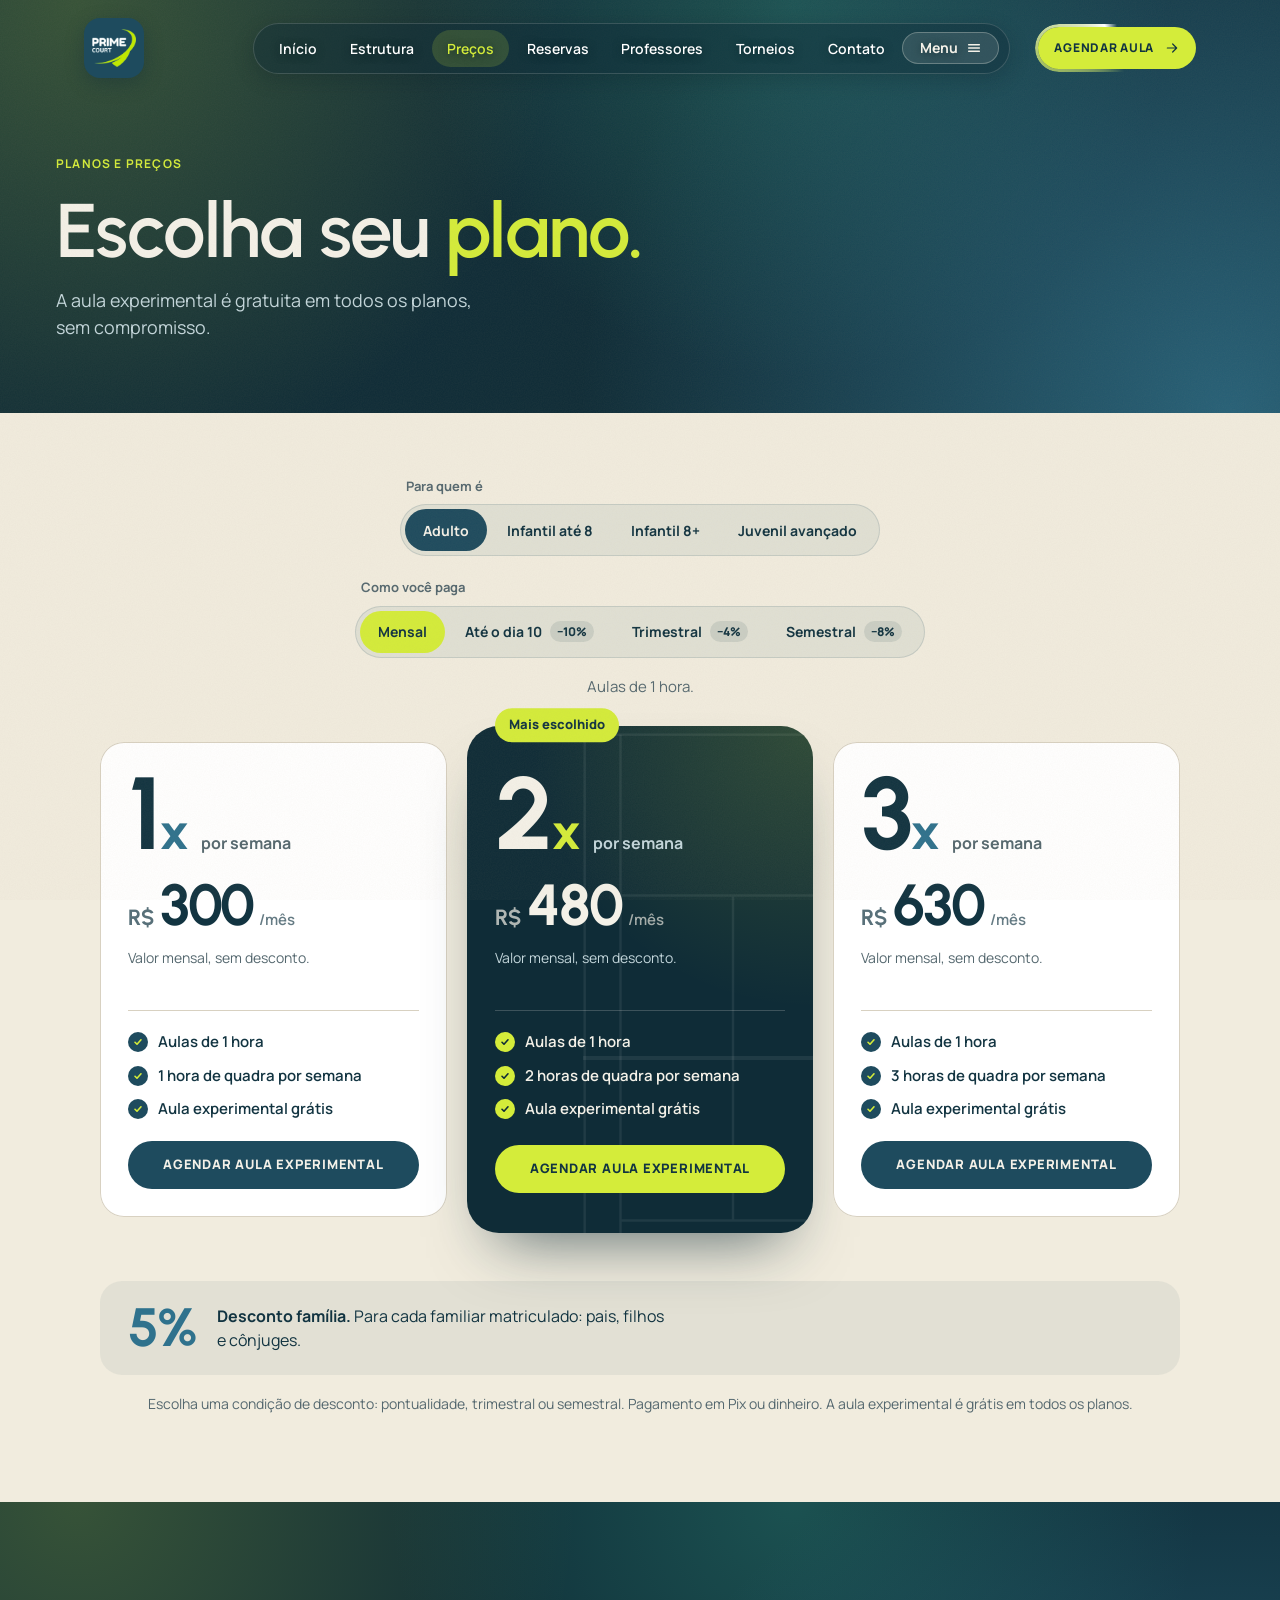
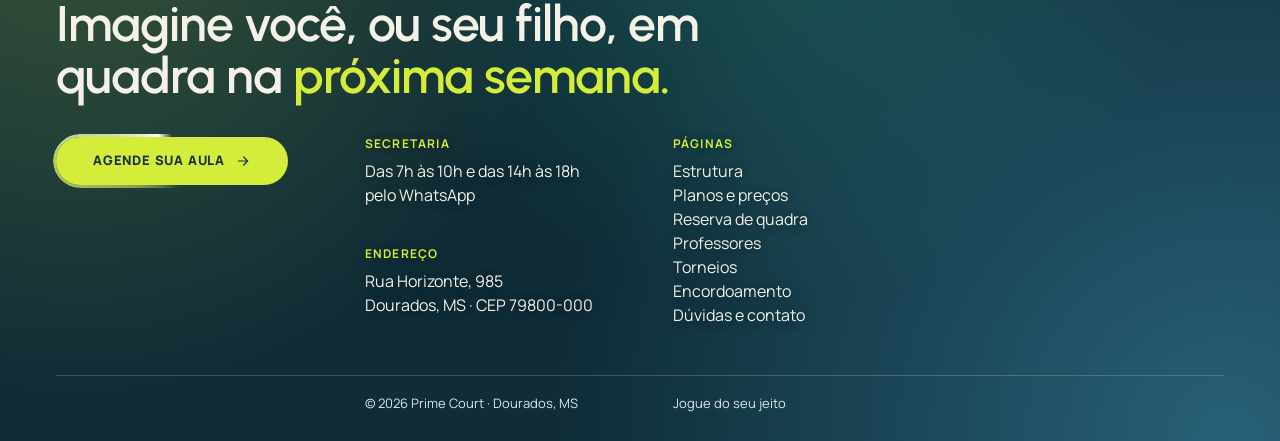
<file: planos.html>
<!DOCTYPE html>
<html lang="pt-BR">
<head>
<meta charset="utf-8">
<meta name="viewport" content="width=device-width, initial-scale=1, viewport-fit=cover">
<meta name="color-scheme" content="light">
<meta name="theme-color" content="#0f2c37">
<title>Planos e preços — Prime Court Tênis · Dourados, MS</title>
<meta name="description" content="Planos de aulas de tênis para adultos, crianças e juvenil em Dourados, MS. Primeira aula grátis.">
<link rel="preconnect" href="https://fonts.googleapis.com"><link rel="preconnect" href="https://fonts.gstatic.com" crossorigin>
<link href="https://fonts.googleapis.com/css2?family=Manrope:wght@400;500;600;700;800&family=Urbanist:wght@500;600;700&family=Big+Shoulders+Display:wght@900&display=swap" rel="stylesheet">
<link rel="stylesheet" href="css/style.css">
<link rel="stylesheet" href="css/movimento.css">
<link rel="stylesheet" href="css/planos.css">
</head>
<body class="fx-1 fx-2 fx-3 mv-3">
<header class="hd"><div class="in">
  <a class="logo" href="index.html"><img src="assets/logo.png" alt="Prime Court"></a>
  <nav><a href="index.html">Início</a><a href="estrutura.html">Estrutura</a><a href="planos.html" class=on>Preços</a><a href="reservas.html">Reservas</a><a href="professores.html">Professores</a><a href="torneios.html">Torneios</a><a href="contato.html">Contato</a><button class="nav-menu" type="button" data-menu aria-label="Abrir menu completo">Menu <svg width="16" height="16" viewBox="0 0 24 24" fill="none" stroke="currentColor" stroke-width="2.2" stroke-linecap="round" aria-hidden="true"><path d="M4 7h16M4 12h16M4 17h16"/></svg></button></nav>
  <a class="btn sm" data-wa href="#">Agendar aula <svg width="16" height="16" viewBox="0 0 24 24" fill="none" stroke="currentColor" stroke-width="1.8" stroke-linecap="round" stroke-linejoin="round"><path d="M5 12h14M13 6l6 6-6 6"/></svg></a>
  <button class="menu-btn" data-menu aria-label="Abrir menu"><span></span><span></span></button>
</div></header>
<div class="ov" id="ov"><nav><a href="index.html">Início</a><a href="estrutura.html">Estrutura</a><a href="planos.html">Planos e preços</a><a href="reservas.html">Reserva de quadra</a><a href="professores.html">Professores</a><a href="torneios.html">Torneios</a><a href="encordoamento.html">Encordoamento</a><a href="contato.html">Dúvidas e contato</a></nav>
  <div class="info">
    <div><b>Secretaria</b>Das 7h às 10h e das 14h às 18h</div>
    <div><b>Endereço</b>Rua Horizonte, 985 · Dourados, MS · CEP 79800-000</div>
    <a class="btn" data-wa href="#">Agende sua aula <svg width="16" height="16" viewBox="0 0 24 24" fill="none" stroke="currentColor" stroke-width="1.8" stroke-linecap="round" stroke-linejoin="round"><path d="M5 12h14M13 6l6 6-6 6"/></svg></a>
  </div>
  <button class="close" data-close aria-label="Fechar menu">×</button>
</div>
<nav class="bar" aria-label="Atalhos"><a href="index.html"><svg width="20" height="20" viewBox="0 0 24 24" fill="none" stroke="currentColor" stroke-width="1.8" stroke-linecap="round" stroke-linejoin="round"><path d="M3 11l9-7 9 7"/><path d="M5 10v10h14V10"/><path d="M10 20v-6h4v6"/></svg>Início</a><a href="planos.html" class=on><svg width="20" height="20" viewBox="0 0 24 24" fill="none" stroke="currentColor" stroke-width="1.8" stroke-linecap="round" stroke-linejoin="round"><path d="M4 12l8-8h8v8l-8 8z"/><circle cx="16" cy="8" r="1.4"/></svg>Preços</a><a class="wa" data-wa href="#"><svg width="20" height="20" viewBox="0 0 24 24" fill="currentColor" aria-hidden="true"><path d="M17.472 14.382c-.297-.149-1.758-.867-2.03-.967-.273-.099-.471-.148-.67.15-.197.297-.767.966-.94 1.164-.173.199-.347.223-.644.075-.3-.15-1.263-.465-2.403-1.485-.888-.795-1.484-1.77-1.66-2.07-.174-.3-.019-.465.13-.615.136-.135.301-.345.451-.523.146-.181.194-.301.297-.496.1-.21.049-.375-.025-.524-.075-.15-.672-1.62-.922-2.206-.24-.584-.487-.51-.672-.51-.172-.015-.371-.015-.571-.015-.2 0-.523.074-.797.359-.273.3-1.045 1.02-1.045 2.475s1.07 2.865 1.219 3.075c.149.18 2.095 3.195 5.076 4.483.709.3 1.263.489 1.694.626.712.226 1.36.194 1.872.118.571-.085 1.758-.719 2.006-1.413.248-.694.248-1.289.173-1.413-.074-.124-.272-.198-.57-.347m-5.421 7.403h-.004a9.87 9.87 0 01-5.031-1.378l-.361-.214-3.741.982.998-3.648-.235-.374a9.86 9.86 0 01-1.51-5.26c.001-5.45 4.436-9.884 9.888-9.884 2.64 0 5.122 1.03 6.988 2.898a9.825 9.825 0 012.893 6.994c-.003 5.45-4.437 9.884-9.885 9.884m8.413-18.297A11.815 11.815 0 0012.05 0C5.495 0 .16 5.335.157 11.892c0 2.096.547 4.142 1.588 5.945L.057 24l6.305-1.654a11.882 11.882 0 005.683 1.448h.005c6.554 0 11.89-5.335 11.893-11.893a11.821 11.821 0 00-3.48-8.413Z"/></svg>WhatsApp</a><a href="estrutura.html"><svg width="20" height="20" viewBox="0 0 24 24" fill="none" stroke="currentColor" stroke-width="1.8" stroke-linecap="round" stroke-linejoin="round"><rect x="3" y="5" width="18" height="14" rx="2"/><circle cx="9" cy="11" r="2"/><path d="M21 16l-5-5-9 8"/></svg>Fotos</a><button data-menu aria-label="Abrir menu"><svg width="20" height="20" viewBox="0 0 24 24" fill="none" stroke="currentColor" stroke-width="1.8" stroke-linecap="round"><path d="M4 7h16M4 12h16M4 17h16"/></svg>Menu</button></nav>
<main>
<section class="ph-hero"><div class="wrap"><span class="crumb">Planos e preços</span><h1>Escolha seu <span class='lime'>plano.</span></h1><p>A aula experimental é gratuita em todos os planos, sem compromisso.</p></div></section>
<section class="sec wrap pl">
  <div class="pl-ctl">
    <div class="pl-grp"><span class="pl-lbl" id="lbl-pub">Para quem é</span><div id="tabs" class="seg" role="radiogroup" aria-labelledby="lbl-pub"></div></div>
    <div class="pl-grp"><span class="pl-lbl" id="lbl-pay">Como você paga</span><div id="pay" class="seg pay" role="radiogroup" aria-labelledby="lbl-pay"></div></div>
  </div>
  <p id="note" class="pl-note" aria-live="polite"></p>
  <div id="plans" class="pl-grid"></div>
  <div class="pl-familia"><b>5%</b><p><strong>Desconto família.</strong> Para cada familiar matriculado: pais, filhos e cônjuges.</p></div>
  <p class="pl-reg">Escolha uma condição de desconto: pontualidade, trimestral ou semestral. Pagamento em Pix ou dinheiro. A aula experimental é grátis em todos os planos.</p>
</section>
</main>
<footer class="ft">
  <div class="wrap" style="padding:0;max-width:var(--max)">
    <h2>Imagine você, ou seu filho, em quadra na <span class="lime">próxima semana.</span></h2>
    <div class="row">
      <a class="btn" data-wa href="#">Agende sua aula <svg width="16" height="16" viewBox="0 0 24 24" fill="none" stroke="currentColor" stroke-width="1.8" stroke-linecap="round" stroke-linejoin="round"><path d="M5 12h14M13 6l6 6-6 6"/></svg></a>
      <div class="cols">
        <div><b>Secretaria</b>Das 7h às 10h e das 14h às 18h<br>pelo WhatsApp</div>
        <div><b>Endereço</b>Rua Horizonte, 985<br>Dourados, MS · CEP 79800-000</div>
        <div><b>Páginas</b><a href="estrutura.html">Estrutura</a><br><a href="planos.html">Planos e preços</a><br><a href="reservas.html">Reserva de quadra</a><br><a href="professores.html">Professores</a><br><a href="torneios.html">Torneios</a><br><a href="encordoamento.html">Encordoamento</a><br><a href="contato.html">Dúvidas e contato</a></div>
      </div>
    </div>
    <div class="copy"><span>© 2026 Prime Court · Dourados, MS</span><span>Jogue do seu jeito</span></div>
  </div>
</footer>
<script src="js/torneios-data.js"></script>
<script src="js/torneios-lib.js"></script>
<script src="js/main.js"></script>
<script src="js/planos.js"></script>
<script src="js/agendar.js"></script>
<script src="js/anuncio.js"></script>
<script src="js/vida.js"></script>

</body>
</html>
</file>
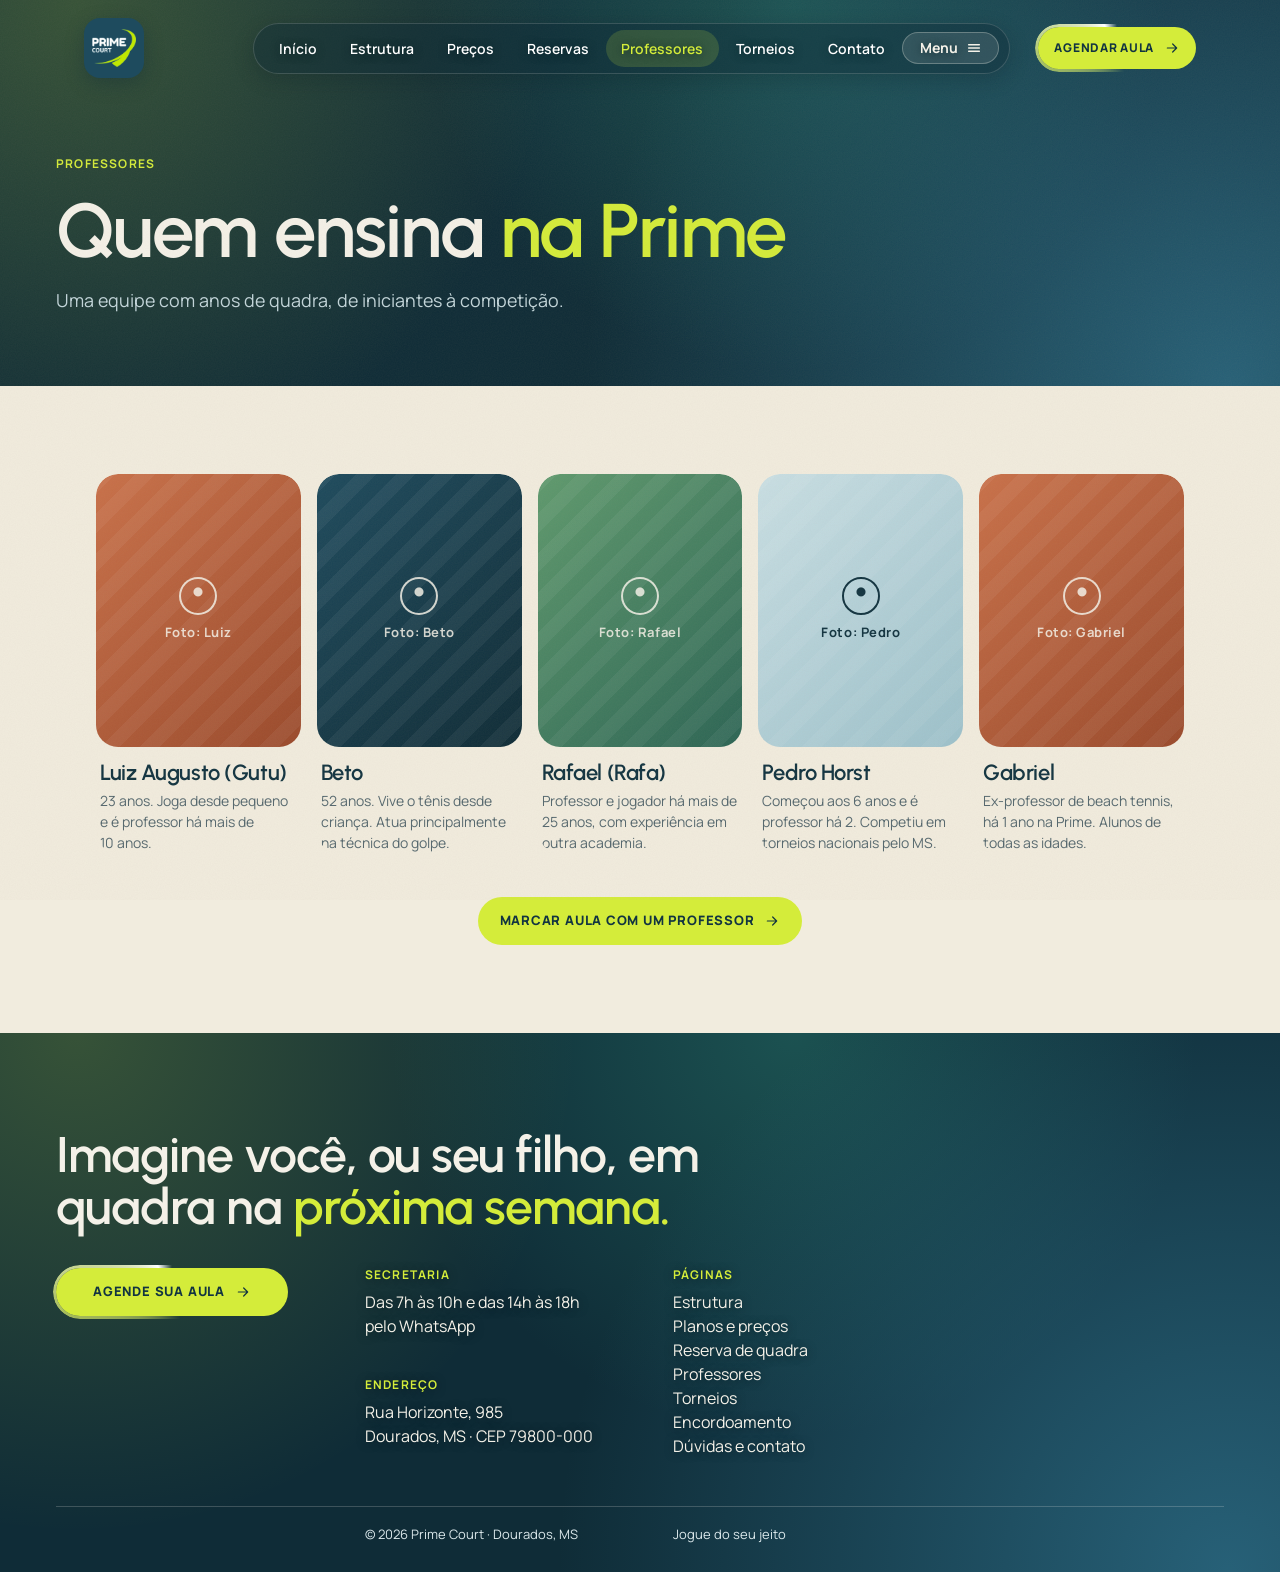
<file: professores.html>
<!DOCTYPE html>
<html lang="pt-BR">
<head>
<meta charset="utf-8">
<meta name="viewport" content="width=device-width, initial-scale=1, viewport-fit=cover">
<meta name="color-scheme" content="light">
<meta name="theme-color" content="#0f2c37">
<title>Professores — Prime Court Tênis · Dourados, MS</title>
<meta name="description" content="Conheça os 5 professores da Prime Court, em Dourados, MS.">
<link rel="preconnect" href="https://fonts.googleapis.com"><link rel="preconnect" href="https://fonts.gstatic.com" crossorigin>
<link href="https://fonts.googleapis.com/css2?family=Manrope:wght@400;500;600;700;800&family=Urbanist:wght@500;600;700&family=Big+Shoulders+Display:wght@900&display=swap" rel="stylesheet">
<link rel="stylesheet" href="css/style.css">
<link rel="stylesheet" href="css/movimento.css">
</head>
<body class="fx-1 fx-2 fx-3 mv-3">
<header class="hd"><div class="in">
  <a class="logo" href="index.html"><img src="assets/logo.png" alt="Prime Court"></a>
  <nav><a href="index.html">Início</a><a href="estrutura.html">Estrutura</a><a href="planos.html">Preços</a><a href="reservas.html">Reservas</a><a href="professores.html" class=on>Professores</a><a href="torneios.html">Torneios</a><a href="contato.html">Contato</a><button class="nav-menu" type="button" data-menu aria-label="Abrir menu completo">Menu <svg width="16" height="16" viewBox="0 0 24 24" fill="none" stroke="currentColor" stroke-width="2.2" stroke-linecap="round" aria-hidden="true"><path d="M4 7h16M4 12h16M4 17h16"/></svg></button></nav>
  <a class="btn sm" data-wa href="#">Agendar aula <svg width="16" height="16" viewBox="0 0 24 24" fill="none" stroke="currentColor" stroke-width="1.8" stroke-linecap="round" stroke-linejoin="round"><path d="M5 12h14M13 6l6 6-6 6"/></svg></a>
  <button class="menu-btn" data-menu aria-label="Abrir menu"><span></span><span></span></button>
</div></header>
<div class="ov" id="ov"><nav><a href="index.html">Início</a><a href="estrutura.html">Estrutura</a><a href="planos.html">Planos e preços</a><a href="reservas.html">Reserva de quadra</a><a href="professores.html">Professores</a><a href="torneios.html">Torneios</a><a href="encordoamento.html">Encordoamento</a><a href="contato.html">Dúvidas e contato</a></nav>
  <div class="info">
    <div><b>Secretaria</b>Das 7h às 10h e das 14h às 18h</div>
    <div><b>Endereço</b>Rua Horizonte, 985 · Dourados, MS · CEP 79800-000</div>
    <a class="btn" data-wa href="#">Agende sua aula <svg width="16" height="16" viewBox="0 0 24 24" fill="none" stroke="currentColor" stroke-width="1.8" stroke-linecap="round" stroke-linejoin="round"><path d="M5 12h14M13 6l6 6-6 6"/></svg></a>
  </div>
  <button class="close" data-close aria-label="Fechar menu">×</button>
</div>
<nav class="bar" aria-label="Atalhos"><a href="index.html"><svg width="20" height="20" viewBox="0 0 24 24" fill="none" stroke="currentColor" stroke-width="1.8" stroke-linecap="round" stroke-linejoin="round"><path d="M3 11l9-7 9 7"/><path d="M5 10v10h14V10"/><path d="M10 20v-6h4v6"/></svg>Início</a><a href="planos.html"><svg width="20" height="20" viewBox="0 0 24 24" fill="none" stroke="currentColor" stroke-width="1.8" stroke-linecap="round" stroke-linejoin="round"><path d="M4 12l8-8h8v8l-8 8z"/><circle cx="16" cy="8" r="1.4"/></svg>Preços</a><a class="wa" data-wa href="#"><svg width="20" height="20" viewBox="0 0 24 24" fill="currentColor" aria-hidden="true"><path d="M17.472 14.382c-.297-.149-1.758-.867-2.03-.967-.273-.099-.471-.148-.67.15-.197.297-.767.966-.94 1.164-.173.199-.347.223-.644.075-.3-.15-1.263-.465-2.403-1.485-.888-.795-1.484-1.77-1.66-2.07-.174-.3-.019-.465.13-.615.136-.135.301-.345.451-.523.146-.181.194-.301.297-.496.1-.21.049-.375-.025-.524-.075-.15-.672-1.62-.922-2.206-.24-.584-.487-.51-.672-.51-.172-.015-.371-.015-.571-.015-.2 0-.523.074-.797.359-.273.3-1.045 1.02-1.045 2.475s1.07 2.865 1.219 3.075c.149.18 2.095 3.195 5.076 4.483.709.3 1.263.489 1.694.626.712.226 1.36.194 1.872.118.571-.085 1.758-.719 2.006-1.413.248-.694.248-1.289.173-1.413-.074-.124-.272-.198-.57-.347m-5.421 7.403h-.004a9.87 9.87 0 01-5.031-1.378l-.361-.214-3.741.982.998-3.648-.235-.374a9.86 9.86 0 01-1.51-5.26c.001-5.45 4.436-9.884 9.888-9.884 2.64 0 5.122 1.03 6.988 2.898a9.825 9.825 0 012.893 6.994c-.003 5.45-4.437 9.884-9.885 9.884m8.413-18.297A11.815 11.815 0 0012.05 0C5.495 0 .16 5.335.157 11.892c0 2.096.547 4.142 1.588 5.945L.057 24l6.305-1.654a11.882 11.882 0 005.683 1.448h.005c6.554 0 11.89-5.335 11.893-11.893a11.821 11.821 0 00-3.48-8.413Z"/></svg>WhatsApp</a><a href="estrutura.html"><svg width="20" height="20" viewBox="0 0 24 24" fill="none" stroke="currentColor" stroke-width="1.8" stroke-linecap="round" stroke-linejoin="round"><rect x="3" y="5" width="18" height="14" rx="2"/><circle cx="9" cy="11" r="2"/><path d="M21 16l-5-5-9 8"/></svg>Fotos</a><button data-menu aria-label="Abrir menu"><svg width="20" height="20" viewBox="0 0 24 24" fill="none" stroke="currentColor" stroke-width="1.8" stroke-linecap="round"><path d="M4 7h16M4 12h16M4 17h16"/></svg>Menu</button></nav>
<main>
<section class="ph-hero"><div class="wrap"><span class="crumb">Professores</span><h1>Quem ensina <span class='lime'>na Prime</span></h1><p>Uma equipe com anos de quadra, de iniciantes à competição.</p></div></section><section class="sec wrap"><div class="team"><div class="card rv"><div class="photo clay r34" ><span>Foto: Luiz</span></div><div class="body"><h3>Luiz Augusto (Gutu)</h3><p>23 anos. Joga desde pequeno e é professor há mais de 10 anos.</p></div></div><div class="card rv"><div class="photo deep r34" ><span>Foto: Beto</span></div><div class="body"><h3>Beto</h3><p>52 anos. Vive o tênis desde criança. Atua principalmente na técnica do golpe.</p></div></div><div class="card rv"><div class="photo green r34" ><span>Foto: Rafael</span></div><div class="body"><h3>Rafael (Rafa)</h3><p>Professor e jogador há mais de 25 anos, com experiência em outra academia.</p></div></div><div class="card rv"><div class="photo mist r34" ><span>Foto: Pedro</span></div><div class="body"><h3>Pedro Horst</h3><p>Começou aos 6 anos e é professor há 2. Competiu em torneios nacionais pelo MS.</p></div></div><div class="card rv"><div class="photo clay r34" ><span>Foto: Gabriel</span></div><div class="body"><h3>Gabriel</h3><p>Ex-professor de beach tennis, há 1 ano na Prime. Alunos de todas as idades.</p></div></div></div><div style="text-align:center;margin-top:44px"><a class="btn" data-wa href="#">Marcar aula com um professor <svg width="16" height="16" viewBox="0 0 24 24" fill="none" stroke="currentColor" stroke-width="1.8" stroke-linecap="round" stroke-linejoin="round"><path d="M5 12h14M13 6l6 6-6 6"/></svg></a></div></section></main>
<footer class="ft">
  <div class="wrap" style="padding:0;max-width:var(--max)">
    <h2>Imagine você, ou seu filho, em quadra na <span class="lime">próxima semana.</span></h2>
    <div class="row">
      <a class="btn" data-wa href="#">Agende sua aula <svg width="16" height="16" viewBox="0 0 24 24" fill="none" stroke="currentColor" stroke-width="1.8" stroke-linecap="round" stroke-linejoin="round"><path d="M5 12h14M13 6l6 6-6 6"/></svg></a>
      <div class="cols">
        <div><b>Secretaria</b>Das 7h às 10h e das 14h às 18h<br>pelo WhatsApp</div>
        <div><b>Endereço</b>Rua Horizonte, 985<br>Dourados, MS · CEP 79800-000</div>
        <div><b>Páginas</b><a href="estrutura.html">Estrutura</a><br><a href="planos.html">Planos e preços</a><br><a href="reservas.html">Reserva de quadra</a><br><a href="professores.html">Professores</a><br><a href="torneios.html">Torneios</a><br><a href="encordoamento.html">Encordoamento</a><br><a href="contato.html">Dúvidas e contato</a></div>
      </div>
    </div>
    <div class="copy"><span>© 2026 Prime Court · Dourados, MS</span><span>Jogue do seu jeito</span></div>
  </div>
</footer>
<script src="js/torneios-data.js"></script>
<script src="js/torneios-lib.js"></script>
<script src="js/main.js"></script>
<script src="js/agendar.js"></script>
<script src="js/anuncio.js"></script>
<script src="js/vida.js"></script>

</body>
</html>
</file>
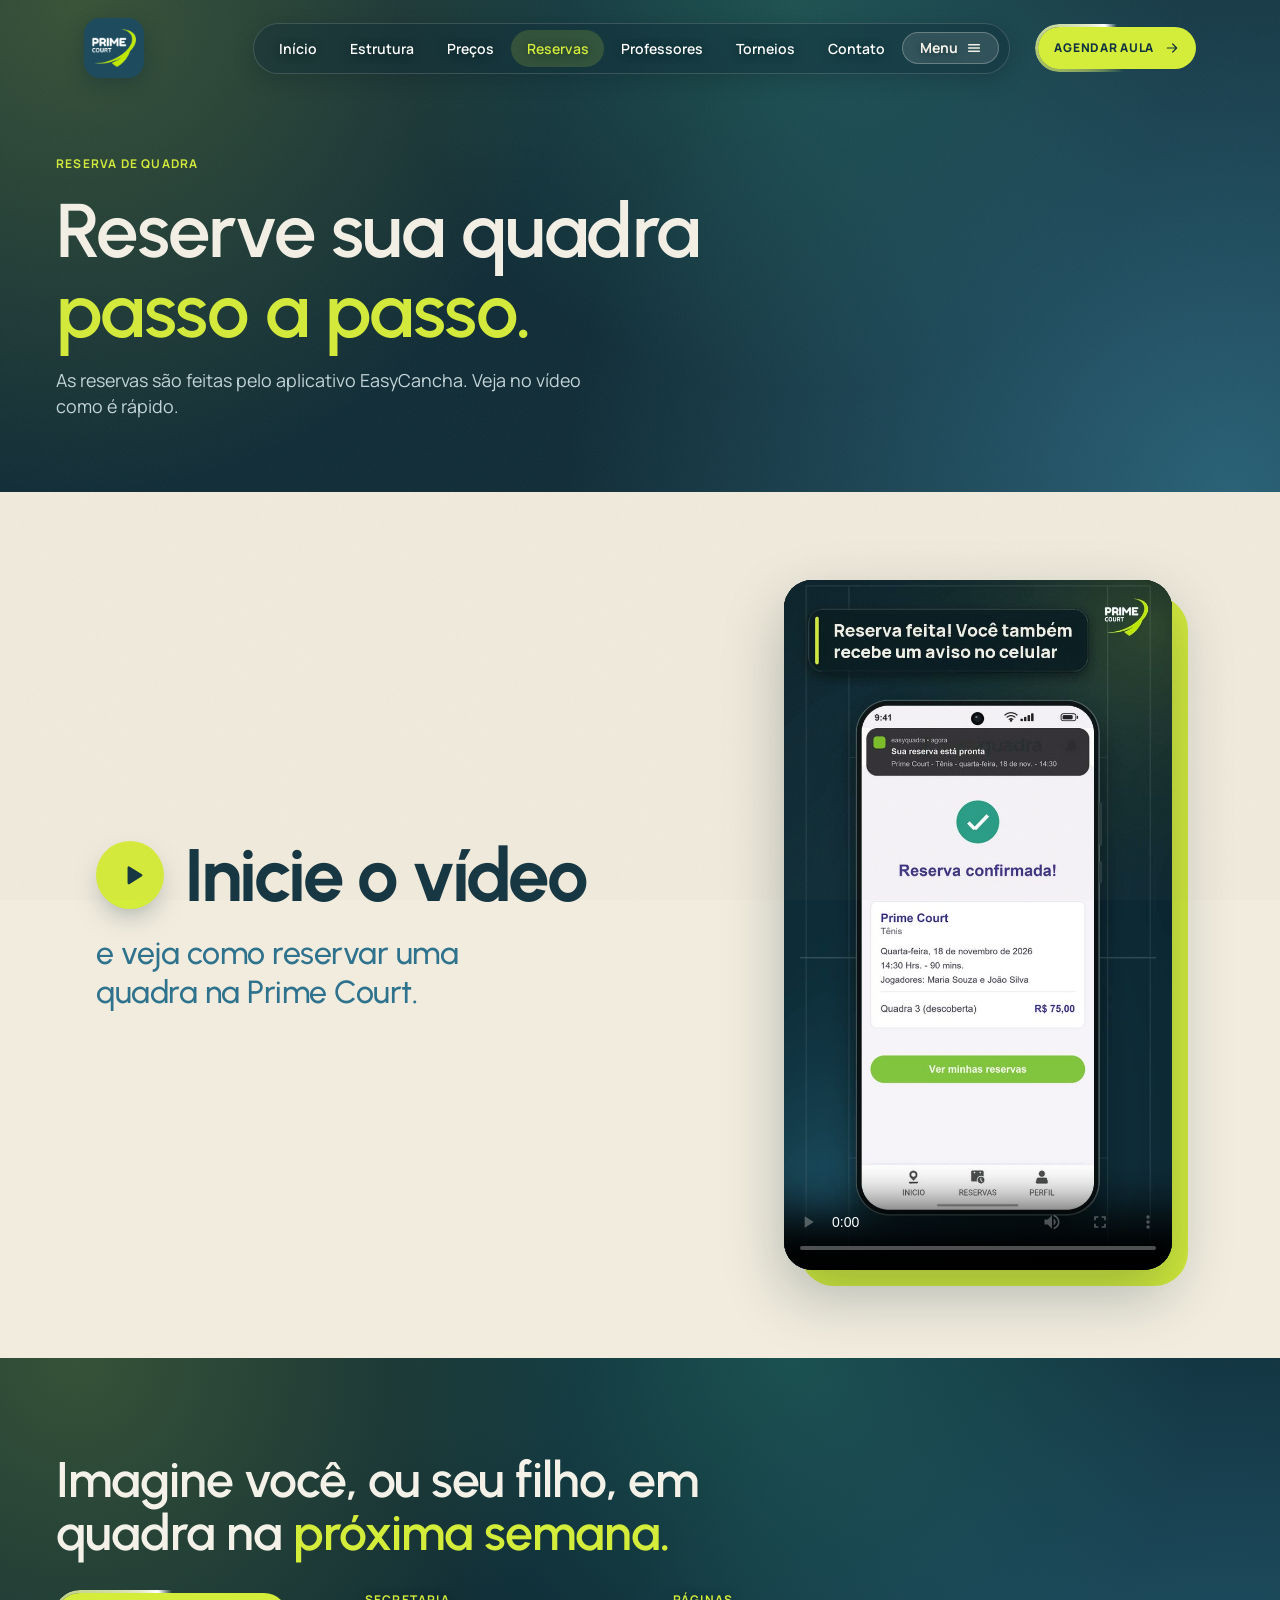
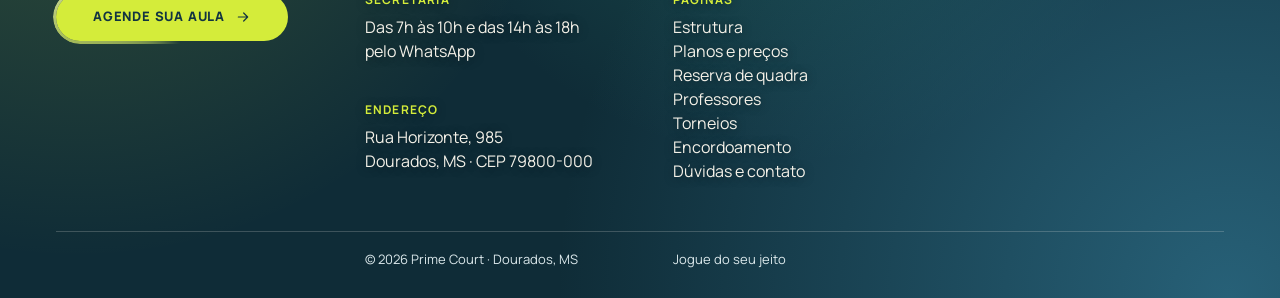
<file: reservas.html>
<!DOCTYPE html>
<html lang="pt-BR">
<head>
<meta charset="utf-8">
<meta name="viewport" content="width=device-width, initial-scale=1, viewport-fit=cover">
<meta name="color-scheme" content="light">
<meta name="theme-color" content="#0f2c37">
<title>Reserva de quadra — Prime Court Tênis · Dourados, MS</title>
<meta name="description" content="Reserve uma quadra de tênis na Prime Court, em Dourados, MS. Veja em vídeo o passo a passo para reservar a sua quadra pelo aplicativo EasyCancha.">
<link rel="preconnect" href="https://fonts.googleapis.com"><link rel="preconnect" href="https://fonts.gstatic.com" crossorigin>
<link href="https://fonts.googleapis.com/css2?family=Manrope:wght@400;500;600;700;800&family=Urbanist:wght@500;600;700&family=Big+Shoulders+Display:wght@900&display=swap" rel="stylesheet">
<link rel="stylesheet" href="css/style.css">
<link rel="stylesheet" href="css/movimento.css">
<link rel="stylesheet" href="css/reservas.css">
</head>
<body class="fx-1 fx-2 fx-3 mv-3">
<header class="hd"><div class="in">
  <a class="logo" href="index.html"><img src="assets/logo.png" alt="Prime Court"></a>
  <nav><a href="index.html">Início</a><a href="estrutura.html">Estrutura</a><a href="planos.html">Preços</a><a href="reservas.html" class=on>Reservas</a><a href="professores.html">Professores</a><a href="torneios.html">Torneios</a><a href="contato.html">Contato</a><button class="nav-menu" type="button" data-menu aria-label="Abrir menu completo">Menu <svg width="16" height="16" viewBox="0 0 24 24" fill="none" stroke="currentColor" stroke-width="2.2" stroke-linecap="round" aria-hidden="true"><path d="M4 7h16M4 12h16M4 17h16"/></svg></button></nav>
  <a class="btn sm" data-wa href="#">Agendar aula <svg width="16" height="16" viewBox="0 0 24 24" fill="none" stroke="currentColor" stroke-width="1.8" stroke-linecap="round" stroke-linejoin="round"><path d="M5 12h14M13 6l6 6-6 6"/></svg></a>
  <button class="menu-btn" data-menu aria-label="Abrir menu"><span></span><span></span></button>
</div></header>
<div class="ov" id="ov"><nav><a href="index.html">Início</a><a href="estrutura.html">Estrutura</a><a href="planos.html">Planos e preços</a><a href="reservas.html">Reserva de quadra</a><a href="professores.html">Professores</a><a href="torneios.html">Torneios</a><a href="encordoamento.html">Encordoamento</a><a href="contato.html">Dúvidas e contato</a></nav>
  <div class="info">
    <div><b>Secretaria</b>Das 7h às 10h e das 14h às 18h</div>
    <div><b>Endereço</b>Rua Horizonte, 985 · Dourados, MS · CEP 79800-000</div>
    <a class="btn" data-wa href="#">Agende sua aula <svg width="16" height="16" viewBox="0 0 24 24" fill="none" stroke="currentColor" stroke-width="1.8" stroke-linecap="round" stroke-linejoin="round"><path d="M5 12h14M13 6l6 6-6 6"/></svg></a>
  </div>
  <button class="close" data-close aria-label="Fechar menu">×</button>
</div>
<nav class="bar" aria-label="Atalhos"><a href="index.html"><svg width="20" height="20" viewBox="0 0 24 24" fill="none" stroke="currentColor" stroke-width="1.8" stroke-linecap="round" stroke-linejoin="round"><path d="M3 11l9-7 9 7"/><path d="M5 10v10h14V10"/><path d="M10 20v-6h4v6"/></svg>Início</a><a href="planos.html"><svg width="20" height="20" viewBox="0 0 24 24" fill="none" stroke="currentColor" stroke-width="1.8" stroke-linecap="round" stroke-linejoin="round"><path d="M4 12l8-8h8v8l-8 8z"/><circle cx="16" cy="8" r="1.4"/></svg>Preços</a><a class="wa" data-wa href="#"><svg width="20" height="20" viewBox="0 0 24 24" fill="currentColor" aria-hidden="true"><path d="M17.472 14.382c-.297-.149-1.758-.867-2.03-.967-.273-.099-.471-.148-.67.15-.197.297-.767.966-.94 1.164-.173.199-.347.223-.644.075-.3-.15-1.263-.465-2.403-1.485-.888-.795-1.484-1.77-1.66-2.07-.174-.3-.019-.465.13-.615.136-.135.301-.345.451-.523.146-.181.194-.301.297-.496.1-.21.049-.375-.025-.524-.075-.15-.672-1.62-.922-2.206-.24-.584-.487-.51-.672-.51-.172-.015-.371-.015-.571-.015-.2 0-.523.074-.797.359-.273.3-1.045 1.02-1.045 2.475s1.07 2.865 1.219 3.075c.149.18 2.095 3.195 5.076 4.483.709.3 1.263.489 1.694.626.712.226 1.36.194 1.872.118.571-.085 1.758-.719 2.006-1.413.248-.694.248-1.289.173-1.413-.074-.124-.272-.198-.57-.347m-5.421 7.403h-.004a9.87 9.87 0 01-5.031-1.378l-.361-.214-3.741.982.998-3.648-.235-.374a9.86 9.86 0 01-1.51-5.26c.001-5.45 4.436-9.884 9.888-9.884 2.64 0 5.122 1.03 6.988 2.898a9.825 9.825 0 012.893 6.994c-.003 5.45-4.437 9.884-9.885 9.884m8.413-18.297A11.815 11.815 0 0012.05 0C5.495 0 .16 5.335.157 11.892c0 2.096.547 4.142 1.588 5.945L.057 24l6.305-1.654a11.882 11.882 0 005.683 1.448h.005c6.554 0 11.89-5.335 11.893-11.893a11.821 11.821 0 00-3.48-8.413Z"/></svg>WhatsApp</a><a href="estrutura.html"><svg width="20" height="20" viewBox="0 0 24 24" fill="none" stroke="currentColor" stroke-width="1.8" stroke-linecap="round" stroke-linejoin="round"><rect x="3" y="5" width="18" height="14" rx="2"/><circle cx="9" cy="11" r="2"/><path d="M21 16l-5-5-9 8"/></svg>Fotos</a><button data-menu aria-label="Abrir menu"><svg width="20" height="20" viewBox="0 0 24 24" fill="none" stroke="currentColor" stroke-width="1.8" stroke-linecap="round"><path d="M4 7h16M4 12h16M4 17h16"/></svg>Menu</button></nav>
<main>
<section class="ph-hero"><div class="wrap"><span class="crumb">Reserva de quadra</span><h1>Reserve sua quadra <span class='lime'>passo a passo.</span></h1><p>As reservas são feitas pelo aplicativo EasyCancha. Veja no vídeo como é rápido.</p></div></section>
<section class="sec wrap">
  <div class="rsv">
    <header class="rsv-head">
      <h2 class="rsv-titulo">
        <span class="rsv-acao"><span class="rsv-play" aria-hidden="true"><svg viewBox="0 0 24 24" fill="currentColor"><path d="M8 5.5v13a1 1 0 0 0 1.5.86l10.5-6.5a1 1 0 0 0 0-1.72L9.5 4.64A1 1 0 0 0 8 5.5Z"/></svg></span>Inicie o vídeo</span>
        <span class="rsv-res">e veja como reservar uma quadra na Prime Court.</span>
      </h2>
    </header>
    <div class="rsv-quadra"><div class="rsv-video"><video id="r-video" controls playsinline preload="metadata" poster="assets/passo-a-passo-poster.jpg?v=3"><source src="assets/passo-a-passo-reserva.mp4?v=3" type="video/mp4">Seu navegador não reproduz vídeo.</video></div></div>
  </div>
</section>
</main>
<footer class="ft">
  <div class="wrap" style="padding:0;max-width:var(--max)">
    <h2>Imagine você, ou seu filho, em quadra na <span class="lime">próxima semana.</span></h2>
    <div class="row">
      <a class="btn" data-wa href="#">Agende sua aula <svg width="16" height="16" viewBox="0 0 24 24" fill="none" stroke="currentColor" stroke-width="1.8" stroke-linecap="round" stroke-linejoin="round"><path d="M5 12h14M13 6l6 6-6 6"/></svg></a>
      <div class="cols">
        <div><b>Secretaria</b>Das 7h às 10h e das 14h às 18h<br>pelo WhatsApp</div>
        <div><b>Endereço</b>Rua Horizonte, 985<br>Dourados, MS · CEP 79800-000</div>
        <div><b>Páginas</b><a href="estrutura.html">Estrutura</a><br><a href="planos.html">Planos e preços</a><br><a href="reservas.html">Reserva de quadra</a><br><a href="professores.html">Professores</a><br><a href="torneios.html">Torneios</a><br><a href="encordoamento.html">Encordoamento</a><br><a href="contato.html">Dúvidas e contato</a></div>
      </div>
    </div>
    <div class="copy"><span>© 2026 Prime Court · Dourados, MS</span><span>Jogue do seu jeito</span></div>
  </div>
</footer>
<script src="js/torneios-data.js"></script>
<script src="js/torneios-lib.js"></script>
<script src="js/main.js"></script>
<script src="js/agendar.js"></script>
<script src="js/anuncio.js"></script>
<script src="js/vida.js"></script>

</body>
</html>
</file>
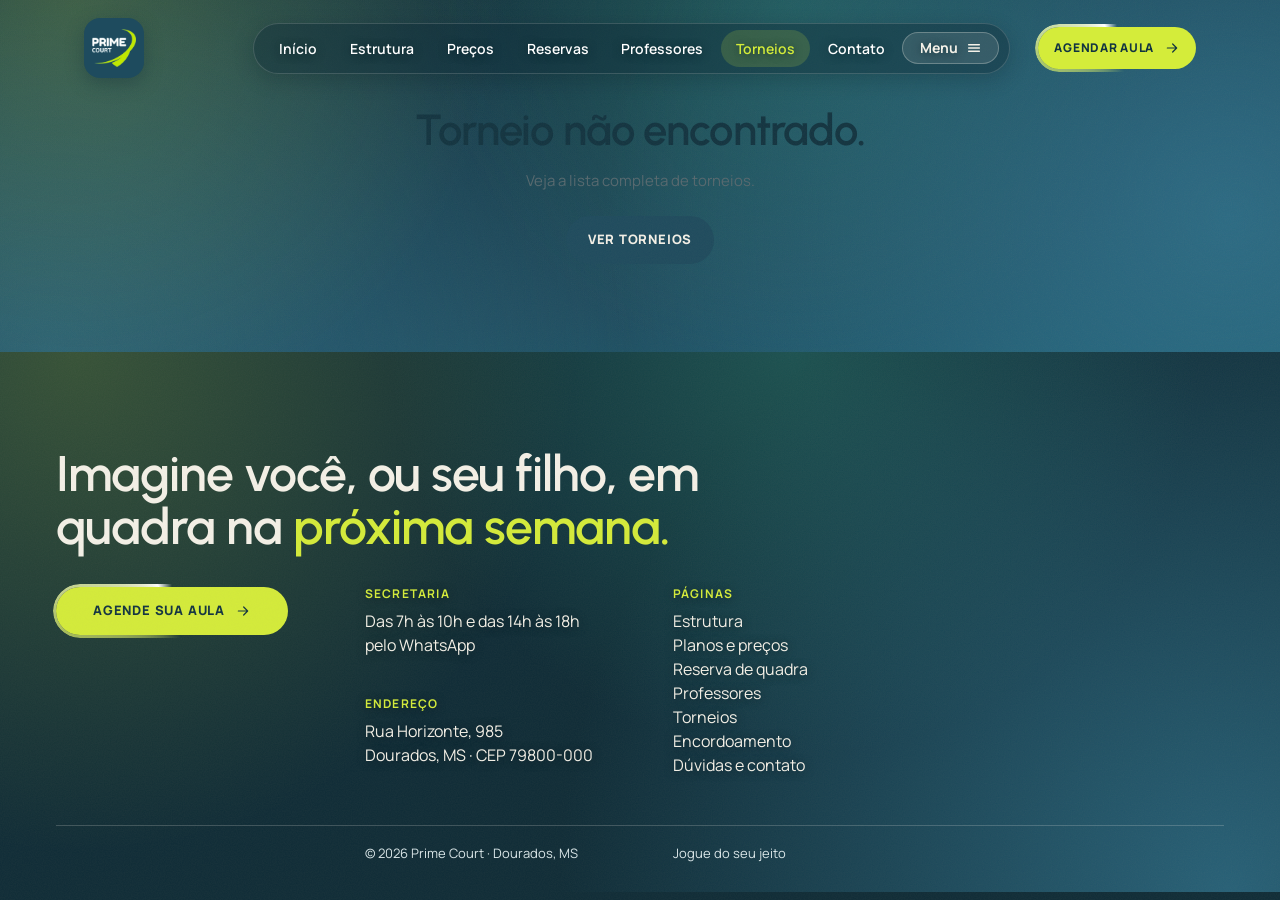
<file: torneio.html>
<!DOCTYPE html>
<html lang="pt-BR">
<head>
<meta charset="utf-8">
<meta name="viewport" content="width=device-width, initial-scale=1, viewport-fit=cover">
<meta name="color-scheme" content="light">
<meta name="theme-color" content="#0f2c37">
<title>Torneio — Prime Court Tênis · Dourados, MS</title>
<meta name="description" content="Calendário de torneios 2026 da Prime Court: Dourados Future, Dourados Cup e mais.">
<link rel="preconnect" href="https://fonts.googleapis.com"><link rel="preconnect" href="https://fonts.gstatic.com" crossorigin>
<link href="https://fonts.googleapis.com/css2?family=Manrope:wght@400;500;600;700;800&family=Urbanist:wght@500;600;700&family=Big+Shoulders+Display:wght@900&display=swap" rel="stylesheet">
<link rel="stylesheet" href="css/style.css">
<link rel="stylesheet" href="css/movimento.css">
</head>
<body class="fx-1 fx-2 fx-3 mv-3 pg-torneios">
<header class="hd"><div class="in">
  <a class="logo" href="index.html"><img src="assets/logo.png" alt="Prime Court"></a>
  <nav><a href="index.html">Início</a><a href="estrutura.html">Estrutura</a><a href="planos.html">Preços</a><a href="reservas.html">Reservas</a><a href="professores.html">Professores</a><a href="torneios.html" class=on>Torneios</a><a href="contato.html">Contato</a><button class="nav-menu" type="button" data-menu aria-label="Abrir menu completo">Menu <svg width="16" height="16" viewBox="0 0 24 24" fill="none" stroke="currentColor" stroke-width="2.2" stroke-linecap="round" aria-hidden="true"><path d="M4 7h16M4 12h16M4 17h16"/></svg></button></nav>
  <a class="btn sm" data-wa href="#">Agendar aula <svg width="16" height="16" viewBox="0 0 24 24" fill="none" stroke="currentColor" stroke-width="1.8" stroke-linecap="round" stroke-linejoin="round"><path d="M5 12h14M13 6l6 6-6 6"/></svg></a>
  <button class="menu-btn" data-menu aria-label="Abrir menu"><span></span><span></span></button>
</div></header>
<div class="ov" id="ov"><nav><a href="index.html">Início</a><a href="estrutura.html">Estrutura</a><a href="planos.html">Planos e preços</a><a href="reservas.html">Reserva de quadra</a><a href="professores.html">Professores</a><a href="torneios.html">Torneios</a><a href="encordoamento.html">Encordoamento</a><a href="contato.html">Dúvidas e contato</a></nav>
  <div class="info">
    <div><b>Secretaria</b>Das 7h às 10h e das 14h às 18h</div>
    <div><b>Endereço</b>Rua Horizonte, 985 · Dourados, MS · CEP 79800-000</div>
    <a class="btn" data-wa href="#">Agende sua aula <svg width="16" height="16" viewBox="0 0 24 24" fill="none" stroke="currentColor" stroke-width="1.8" stroke-linecap="round" stroke-linejoin="round"><path d="M5 12h14M13 6l6 6-6 6"/></svg></a>
  </div>
  <button class="close" data-close aria-label="Fechar menu">×</button>
</div>
<nav class="bar" aria-label="Atalhos"><a href="index.html"><svg width="20" height="20" viewBox="0 0 24 24" fill="none" stroke="currentColor" stroke-width="1.8" stroke-linecap="round" stroke-linejoin="round"><path d="M3 11l9-7 9 7"/><path d="M5 10v10h14V10"/><path d="M10 20v-6h4v6"/></svg>Início</a><a href="planos.html"><svg width="20" height="20" viewBox="0 0 24 24" fill="none" stroke="currentColor" stroke-width="1.8" stroke-linecap="round" stroke-linejoin="round"><path d="M4 12l8-8h8v8l-8 8z"/><circle cx="16" cy="8" r="1.4"/></svg>Preços</a><a class="wa" data-wa href="#"><svg width="20" height="20" viewBox="0 0 24 24" fill="currentColor" aria-hidden="true"><path d="M17.472 14.382c-.297-.149-1.758-.867-2.03-.967-.273-.099-.471-.148-.67.15-.197.297-.767.966-.94 1.164-.173.199-.347.223-.644.075-.3-.15-1.263-.465-2.403-1.485-.888-.795-1.484-1.77-1.66-2.07-.174-.3-.019-.465.13-.615.136-.135.301-.345.451-.523.146-.181.194-.301.297-.496.1-.21.049-.375-.025-.524-.075-.15-.672-1.62-.922-2.206-.24-.584-.487-.51-.672-.51-.172-.015-.371-.015-.571-.015-.2 0-.523.074-.797.359-.273.3-1.045 1.02-1.045 2.475s1.07 2.865 1.219 3.075c.149.18 2.095 3.195 5.076 4.483.709.3 1.263.489 1.694.626.712.226 1.36.194 1.872.118.571-.085 1.758-.719 2.006-1.413.248-.694.248-1.289.173-1.413-.074-.124-.272-.198-.57-.347m-5.421 7.403h-.004a9.87 9.87 0 01-5.031-1.378l-.361-.214-3.741.982.998-3.648-.235-.374a9.86 9.86 0 01-1.51-5.26c.001-5.45 4.436-9.884 9.888-9.884 2.64 0 5.122 1.03 6.988 2.898a9.825 9.825 0 012.893 6.994c-.003 5.45-4.437 9.884-9.885 9.884m8.413-18.297A11.815 11.815 0 0012.05 0C5.495 0 .16 5.335.157 11.892c0 2.096.547 4.142 1.588 5.945L.057 24l6.305-1.654a11.882 11.882 0 005.683 1.448h.005c6.554 0 11.89-5.335 11.893-11.893a11.821 11.821 0 00-3.48-8.413Z"/></svg>WhatsApp</a><a href="estrutura.html"><svg width="20" height="20" viewBox="0 0 24 24" fill="none" stroke="currentColor" stroke-width="1.8" stroke-linecap="round" stroke-linejoin="round"><rect x="3" y="5" width="18" height="14" rx="2"/><circle cx="9" cy="11" r="2"/><path d="M21 16l-5-5-9 8"/></svg>Fotos</a><button data-menu aria-label="Abrir menu"><svg width="20" height="20" viewBox="0 0 24 24" fill="none" stroke="currentColor" stroke-width="1.8" stroke-linecap="round"><path d="M4 7h16M4 12h16M4 17h16"/></svg>Menu</button></nav>
<main>
<div id="torneio"><section class="ph-hero"><div class="wrap"><div class="skel-line" style="width:90px"></div><div class="skel-line" style="width:70%;height:46px;margin-top:18px"></div><div class="skel-line" style="width:55%;margin-top:16px"></div></div></section><section class="sec wrap"><div class="skel" style="height:360px"></div></section></div>
</main>
<footer class="ft">
  <div class="wrap" style="padding:0;max-width:var(--max)">
    <h2>Imagine você, ou seu filho, em quadra na <span class="lime">próxima semana.</span></h2>
    <div class="row">
      <a class="btn" data-wa href="#">Agende sua aula <svg width="16" height="16" viewBox="0 0 24 24" fill="none" stroke="currentColor" stroke-width="1.8" stroke-linecap="round" stroke-linejoin="round"><path d="M5 12h14M13 6l6 6-6 6"/></svg></a>
      <div class="cols">
        <div><b>Secretaria</b>Das 7h às 10h e das 14h às 18h<br>pelo WhatsApp</div>
        <div><b>Endereço</b>Rua Horizonte, 985<br>Dourados, MS · CEP 79800-000</div>
        <div><b>Páginas</b><a href="estrutura.html">Estrutura</a><br><a href="planos.html">Planos e preços</a><br><a href="reservas.html">Reserva de quadra</a><br><a href="professores.html">Professores</a><br><a href="torneios.html">Torneios</a><br><a href="encordoamento.html">Encordoamento</a><br><a href="contato.html">Dúvidas e contato</a></div>
      </div>
    </div>
    <div class="copy"><span>© 2026 Prime Court · Dourados, MS</span><span>Jogue do seu jeito</span></div>
  </div>
</footer>
<script src="js/torneios-data.js"></script>
<script src="js/torneios-lib.js"></script>
<script src="js/main.js"></script>
<script src="js/agendar.js"></script>
<script src="js/anuncio.js"></script>
<script src="js/vida.js"></script>
<script src="js/torneio.js"></script>

</body>
</html>
</file>
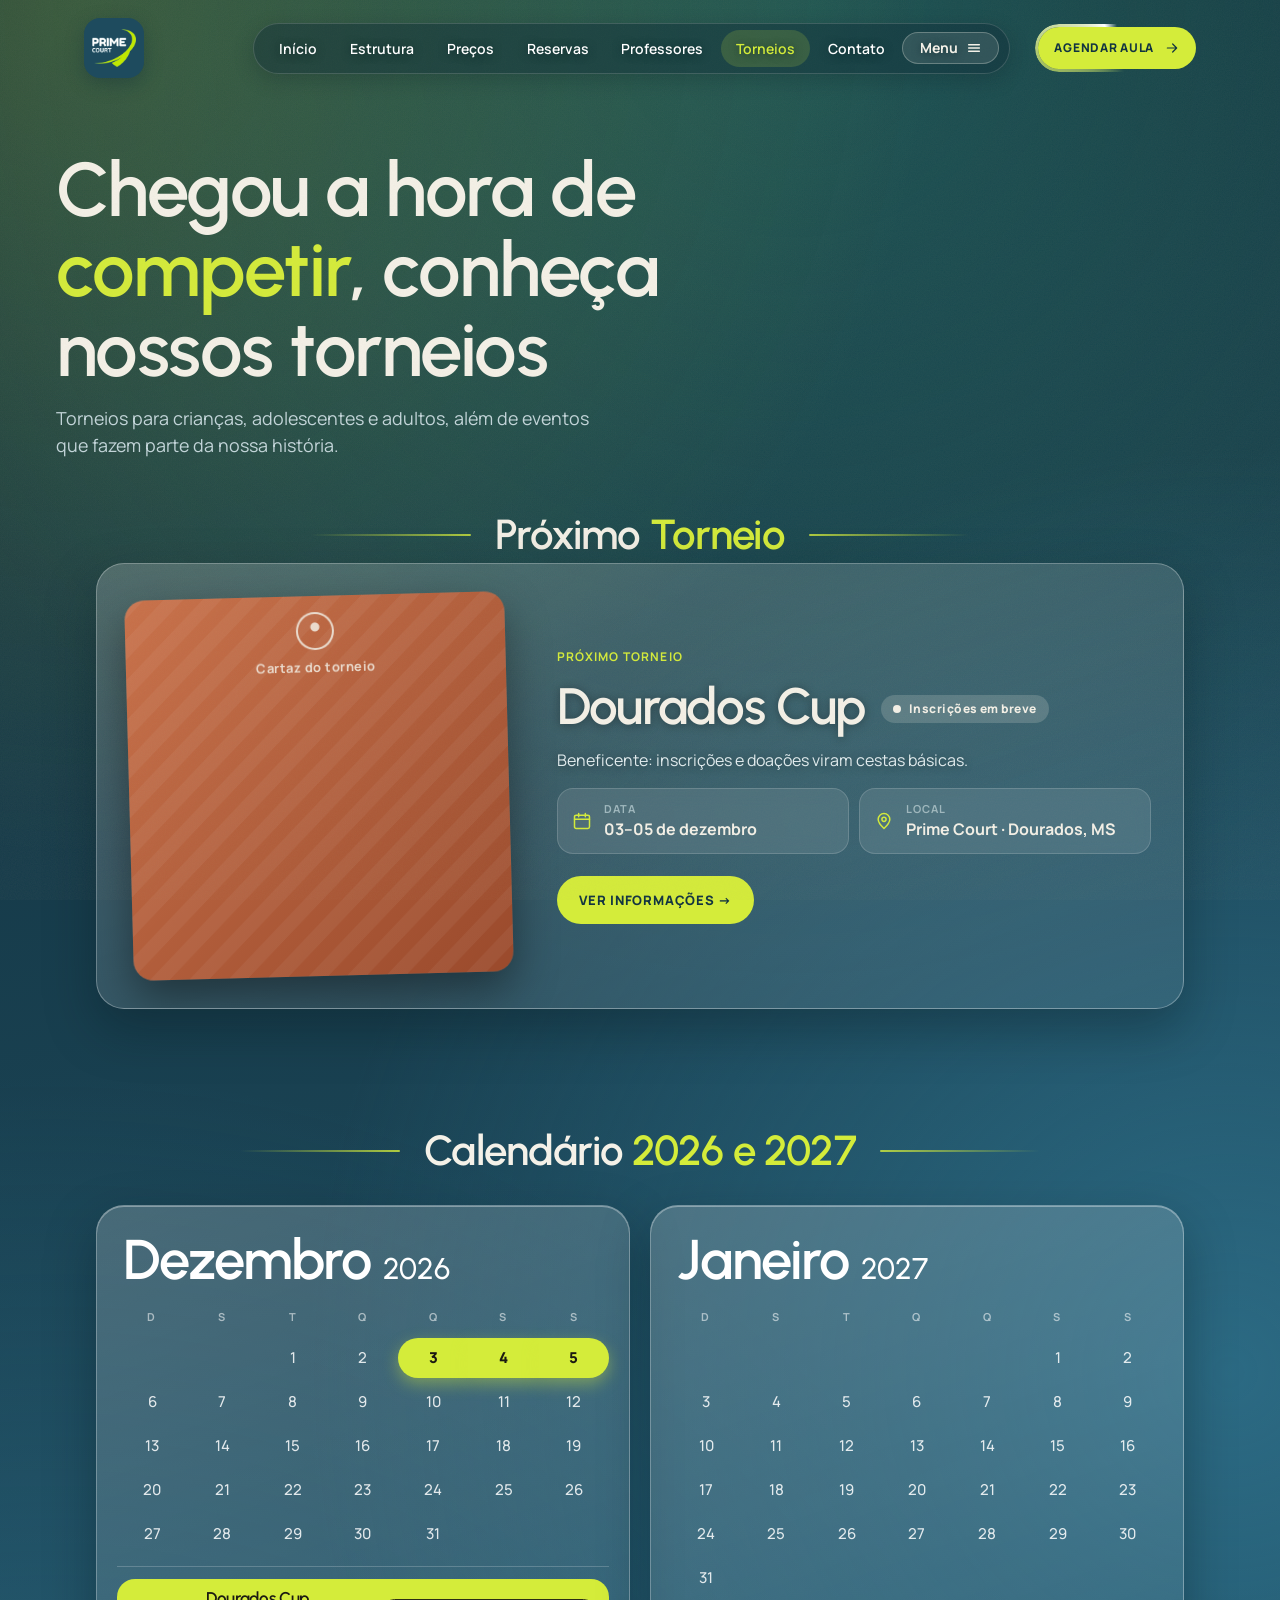
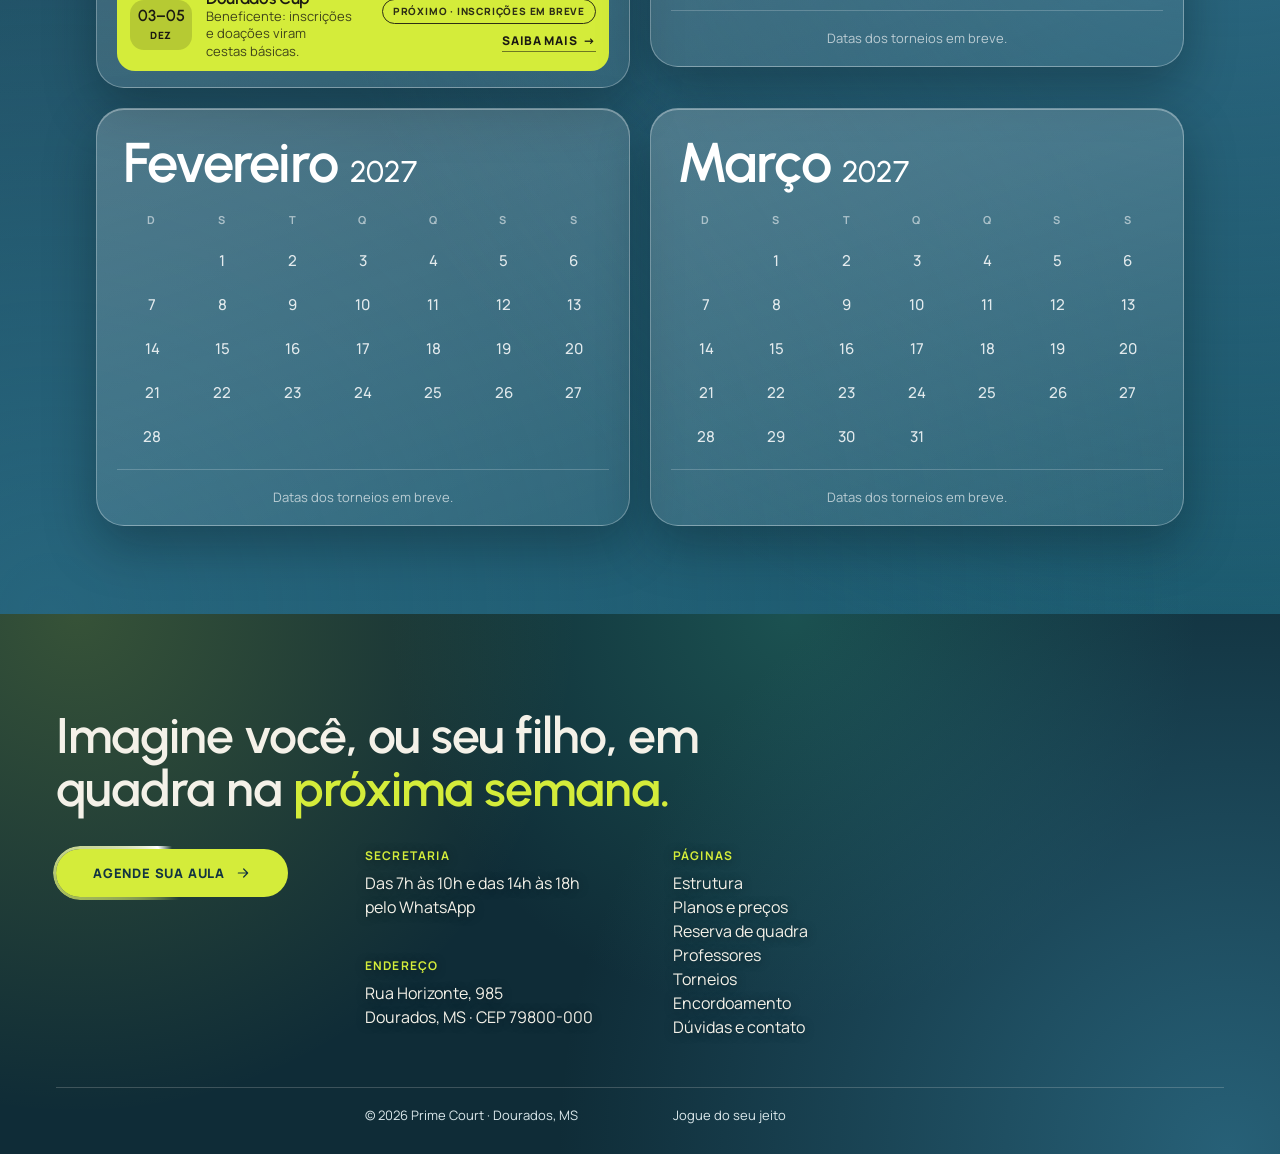
<file: torneios.html>
<!DOCTYPE html>
<html lang="pt-BR">
<head>
<meta charset="utf-8">
<meta name="viewport" content="width=device-width, initial-scale=1, viewport-fit=cover">
<meta name="color-scheme" content="light">
<meta name="theme-color" content="#0f2c37">
<title>Torneios — Prime Court Tênis · Dourados, MS</title>
<meta name="description" content="Calendário de torneios 2026 da Prime Court: Dourados Future, Dourados Cup e mais.">
<link rel="preconnect" href="https://fonts.googleapis.com"><link rel="preconnect" href="https://fonts.gstatic.com" crossorigin>
<link href="https://fonts.googleapis.com/css2?family=Manrope:wght@400;500;600;700;800&family=Urbanist:wght@500;600;700&family=Big+Shoulders+Display:wght@900&display=swap" rel="stylesheet">
<link rel="stylesheet" href="css/style.css">
<link rel="stylesheet" href="css/movimento.css">
</head>
<body class="fx-1 fx-2 fx-3 mv-3 pg-torneios">
<header class="hd"><div class="in">
  <a class="logo" href="index.html"><img src="assets/logo.png" alt="Prime Court"></a>
  <nav><a href="index.html">Início</a><a href="estrutura.html">Estrutura</a><a href="planos.html">Preços</a><a href="reservas.html">Reservas</a><a href="professores.html">Professores</a><a href="torneios.html" class=on>Torneios</a><a href="contato.html">Contato</a><button class="nav-menu" type="button" data-menu aria-label="Abrir menu completo">Menu <svg width="16" height="16" viewBox="0 0 24 24" fill="none" stroke="currentColor" stroke-width="2.2" stroke-linecap="round" aria-hidden="true"><path d="M4 7h16M4 12h16M4 17h16"/></svg></button></nav>
  <a class="btn sm" data-wa href="#">Agendar aula <svg width="16" height="16" viewBox="0 0 24 24" fill="none" stroke="currentColor" stroke-width="1.8" stroke-linecap="round" stroke-linejoin="round"><path d="M5 12h14M13 6l6 6-6 6"/></svg></a>
  <button class="menu-btn" data-menu aria-label="Abrir menu"><span></span><span></span></button>
</div></header>
<div class="ov" id="ov"><nav><a href="index.html">Início</a><a href="estrutura.html">Estrutura</a><a href="planos.html">Planos e preços</a><a href="reservas.html">Reserva de quadra</a><a href="professores.html">Professores</a><a href="torneios.html">Torneios</a><a href="encordoamento.html">Encordoamento</a><a href="contato.html">Dúvidas e contato</a></nav>
  <div class="info">
    <div><b>Secretaria</b>Das 7h às 10h e das 14h às 18h</div>
    <div><b>Endereço</b>Rua Horizonte, 985 · Dourados, MS · CEP 79800-000</div>
    <a class="btn" data-wa href="#">Agende sua aula <svg width="16" height="16" viewBox="0 0 24 24" fill="none" stroke="currentColor" stroke-width="1.8" stroke-linecap="round" stroke-linejoin="round"><path d="M5 12h14M13 6l6 6-6 6"/></svg></a>
  </div>
  <button class="close" data-close aria-label="Fechar menu">×</button>
</div>
<nav class="bar" aria-label="Atalhos"><a href="index.html"><svg width="20" height="20" viewBox="0 0 24 24" fill="none" stroke="currentColor" stroke-width="1.8" stroke-linecap="round" stroke-linejoin="round"><path d="M3 11l9-7 9 7"/><path d="M5 10v10h14V10"/><path d="M10 20v-6h4v6"/></svg>Início</a><a href="planos.html"><svg width="20" height="20" viewBox="0 0 24 24" fill="none" stroke="currentColor" stroke-width="1.8" stroke-linecap="round" stroke-linejoin="round"><path d="M4 12l8-8h8v8l-8 8z"/><circle cx="16" cy="8" r="1.4"/></svg>Preços</a><a class="wa" data-wa href="#"><svg width="20" height="20" viewBox="0 0 24 24" fill="currentColor" aria-hidden="true"><path d="M17.472 14.382c-.297-.149-1.758-.867-2.03-.967-.273-.099-.471-.148-.67.15-.197.297-.767.966-.94 1.164-.173.199-.347.223-.644.075-.3-.15-1.263-.465-2.403-1.485-.888-.795-1.484-1.77-1.66-2.07-.174-.3-.019-.465.13-.615.136-.135.301-.345.451-.523.146-.181.194-.301.297-.496.1-.21.049-.375-.025-.524-.075-.15-.672-1.62-.922-2.206-.24-.584-.487-.51-.672-.51-.172-.015-.371-.015-.571-.015-.2 0-.523.074-.797.359-.273.3-1.045 1.02-1.045 2.475s1.07 2.865 1.219 3.075c.149.18 2.095 3.195 5.076 4.483.709.3 1.263.489 1.694.626.712.226 1.36.194 1.872.118.571-.085 1.758-.719 2.006-1.413.248-.694.248-1.289.173-1.413-.074-.124-.272-.198-.57-.347m-5.421 7.403h-.004a9.87 9.87 0 01-5.031-1.378l-.361-.214-3.741.982.998-3.648-.235-.374a9.86 9.86 0 01-1.51-5.26c.001-5.45 4.436-9.884 9.888-9.884 2.64 0 5.122 1.03 6.988 2.898a9.825 9.825 0 012.893 6.994c-.003 5.45-4.437 9.884-9.885 9.884m8.413-18.297A11.815 11.815 0 0012.05 0C5.495 0 .16 5.335.157 11.892c0 2.096.547 4.142 1.588 5.945L.057 24l6.305-1.654a11.882 11.882 0 005.683 1.448h.005c6.554 0 11.89-5.335 11.893-11.893a11.821 11.821 0 00-3.48-8.413Z"/></svg>WhatsApp</a><a href="estrutura.html"><svg width="20" height="20" viewBox="0 0 24 24" fill="none" stroke="currentColor" stroke-width="1.8" stroke-linecap="round" stroke-linejoin="round"><rect x="3" y="5" width="18" height="14" rx="2"/><circle cx="9" cy="11" r="2"/><path d="M21 16l-5-5-9 8"/></svg>Fotos</a><button data-menu aria-label="Abrir menu"><svg width="20" height="20" viewBox="0 0 24 24" fill="none" stroke="currentColor" stroke-width="1.8" stroke-linecap="round"><path d="M4 7h16M4 12h16M4 17h16"/></svg>Menu</button></nav>
<main>
<section class="ph-hero"><div class="wrap"><h1>Chegou a hora de <span class='lime'>competir</span>, conheça nossos torneios</h1><p>Torneios para crianças, adolescentes e adultos, além de eventos que fazem parte da nossa história.</p></div></section><section class="wrap prox-sec" id="prox-titulo"><div class="cal-titulo"><i></i><h2>Próximo <span class="lime">Torneio</span></h2><i></i></div></section><section class="sec wrap news-sec" id="news-slot"><div class="skel news-skel" aria-hidden="true"></div></section><section class="sec wrap"><div class="cal-titulo"><i></i><h2>Calendário <span class="lime">2026 e 2027</span></h2><i></i></div><div id="events" class="cal"><div class="skel" style="height:360px;border-radius:26px"></div><div class="skel" style="height:360px;border-radius:26px"></div></div></section></main>
<footer class="ft">
  <div class="wrap" style="padding:0;max-width:var(--max)">
    <h2>Imagine você, ou seu filho, em quadra na <span class="lime">próxima semana.</span></h2>
    <div class="row">
      <a class="btn" data-wa href="#">Agende sua aula <svg width="16" height="16" viewBox="0 0 24 24" fill="none" stroke="currentColor" stroke-width="1.8" stroke-linecap="round" stroke-linejoin="round"><path d="M5 12h14M13 6l6 6-6 6"/></svg></a>
      <div class="cols">
        <div><b>Secretaria</b>Das 7h às 10h e das 14h às 18h<br>pelo WhatsApp</div>
        <div><b>Endereço</b>Rua Horizonte, 985<br>Dourados, MS · CEP 79800-000</div>
        <div><b>Páginas</b><a href="estrutura.html">Estrutura</a><br><a href="planos.html">Planos e preços</a><br><a href="reservas.html">Reserva de quadra</a><br><a href="professores.html">Professores</a><br><a href="torneios.html">Torneios</a><br><a href="encordoamento.html">Encordoamento</a><br><a href="contato.html">Dúvidas e contato</a></div>
      </div>
    </div>
    <div class="copy"><span>© 2026 Prime Court · Dourados, MS</span><span>Jogue do seu jeito</span></div>
  </div>
</footer>
<script src="js/torneios-data.js"></script>
<script src="js/torneios-lib.js"></script>
<script src="js/main.js"></script>
<script src="js/agendar.js"></script>
<script src="js/anuncio.js"></script>
<script src="js/vida.js"></script>

</body>
</html>
</file>
<file: css/style.css>
:root{color-scheme:light;
  --deep:#0f2c37; --ink:#123441; --teal:#1e4b5e; --blue:#2f728d; --mist:#c9dfe4;
  --lime:#d4ec3a; --lime2:#e2f46a; --cream:#f4f1e8; --line:#d8d1c1; --muted:#55686f;
  --pad:clamp(20px,5vw,56px); --max:1200px; --r:22px;
  --disp:'Urbanist',sans-serif; --body:'Manrope',sans-serif;
}
*{box-sizing:border-box;margin:0;padding:0}
html{scroll-behavior:smooth}
body{font-family:var(--body);background:var(--cream);color:var(--ink);line-height:1.5;-webkit-font-smoothing:antialiased;overflow-x:clip}
img{max-width:100%;display:block}
a{color:inherit;text-decoration:none}
h1,h2,h3{font-family:var(--disp);font-weight:600;letter-spacing:-.02em;line-height:1.05;text-wrap:balance}
p{text-wrap:pretty}
.wrap{max-width:var(--max);margin:0 auto;padding-inline:var(--pad)}
.sec{padding-block:clamp(48px,7vw,88px)}
.lime{color:var(--lime)}

/* header */
.hd{position:fixed;top:0;left:0;right:0;z-index:50;transition:background .3s}
.hd.solid{background:rgba(15,44,55,.88);backdrop-filter:blur(12px)}
.hd .in{max-width:1224px;margin:0 auto;padding:16px var(--pad) 12px;display:flex;align-items:center;gap:10px}
.hd .logo img{height:42px;width:auto}
.hd nav{display:flex;gap:22px;margin-left:auto;font-size:14px;font-weight:600}
.hd nav a{color:var(--cream);opacity:.85;transition:opacity .2s var(--ease-out),border-color .2s var(--ease-out);padding:4px 0;border-bottom:2px solid transparent}
.hd nav a:hover,.hd nav a.on{opacity:1;color:var(--lime);border-color:var(--lime)}
.btn{display:inline-flex;align-items:center;justify-content:center;gap:10px;height:48px;padding:0 22px;border-radius:999px;background:var(--lime);color:var(--ink);font-size:13px;font-weight:800;letter-spacing:.06em;text-transform:uppercase;white-space:nowrap;transition:transform .16s var(--ease-out),background-color .2s var(--ease-out),box-shadow .2s var(--ease-out);border:0;cursor:pointer;font-family:inherit}
.btn:hover{background:var(--lime2);transform:translateY(-1px)}
.btn.dark{background:var(--teal);color:var(--cream)}.btn.dark:hover{background:var(--deep)}
.btn.ghost{background:transparent;color:var(--cream);border:1.5px solid rgba(244,241,232,.5)}.btn.ghost:hover{background:rgba(244,241,232,.12)}
.btn.sm{height:42px;padding:0 16px;font-size:12px}
.hd .btn{margin-left:18px}
.menu-btn{display:none;width:48px;height:44px;border:0;border-radius:999px;background:var(--cream);cursor:pointer;flex-direction:column;align-items:center;justify-content:center;gap:5px}
.menu-btn span{width:18px;height:2px;background:var(--ink);border-radius:2px}

/* overlay menu */
.ov{position:fixed;inset:0;z-index:80;background:linear-gradient(180deg,#2f728d,#0f2c37);padding:clamp(24px,5vw,64px);display:grid;grid-template-columns:repeat(auto-fit,minmax(min(100%,300px),1fr));gap:32px;overflow:auto;opacity:0;pointer-events:none;transition:opacity .3s var(--ease-out)}
.ov.open{opacity:1;pointer-events:auto}
.ov nav{display:flex;flex-direction:column;justify-content:center}
.ov nav a{font-family:var(--disp);font-weight:600;letter-spacing:-.02em;font-size:clamp(28px,4.4vw,52px);line-height:1.2;color:var(--cream)}
.ov nav a:hover{color:var(--lime)}
.ov .info{display:flex;flex-direction:column;gap:22px;justify-content:flex-end;color:var(--cream)}
.ov .info b{display:block;font-size:12px;letter-spacing:.1em;text-transform:uppercase;color:var(--lime)}
.ov .close{position:absolute;top:14px;right:14px;width:48px;height:44px;border:0;border-radius:999px;background:var(--cream);color:var(--ink);font-size:22px;cursor:pointer}

/* mobile bottom bar */
.bar{display:none}

/* page hero (inner pages) */
.ph-hero{background:var(--deep);color:var(--cream);padding:clamp(110px,14vw,150px) var(--pad) clamp(40px,6vw,72px)}
.ph-hero .wrap{padding:0}
.ph-hero h1{font-size:clamp(40px,6vw,76px);max-width:820px}
.ph-hero p{margin-top:16px;max-width:560px;color:#c3d6db;font-size:clamp(16px,1.4vw,19px)}
.crumb{display:inline-flex;gap:8px;align-items:center;font-size:12px;font-weight:700;letter-spacing:.1em;text-transform:uppercase;color:var(--lime);margin-bottom:18px}

/* section title pill */
.tag{display:flex;align-items:center;gap:14px;width:100%}
.tag::before,.tag::after{content:"";flex:1;height:1px;background:var(--line)}
.tag span{display:flex;align-items:center;height:34px;padding:0 18px;border-radius:999px;background:var(--teal);color:var(--cream);font-size:14px;font-weight:600;white-space:nowrap}
.sec-title{font-size:clamp(28px,3.4vw,44px);text-align:center;max-width:720px;margin:20px auto 0}
.sec-title.left{text-align:left;margin-inline:0}

/* photo placeholders (troque por <img> quando tiver as fotos) */
.photo{position:relative;overflow:hidden;background:linear-gradient(135deg,#2f728d,#1e4b5e);color:rgba(244,241,232,.85);display:grid;place-items:center;text-align:center;padding:16px;font-size:13px;font-weight:700;letter-spacing:.04em;border-radius:var(--r)}
.photo::before{content:"";position:absolute;inset:0;background:repeating-linear-gradient(135deg,rgba(255,255,255,.05) 0 14px,transparent 14px 28px)}
.photo>img{position:absolute;inset:0;width:100%;height:100%;object-fit:cover;display:block}
.photo span{position:relative;display:flex;flex-direction:column;align-items:center;gap:8px}
.photo span::before{content:"";width:34px;height:34px;border-radius:50%;border:2px solid currentColor;background:radial-gradient(circle at 50% 38%,currentColor 0 4px,transparent 5px)}
.photo.clay{background:linear-gradient(135deg,#c9714a,#9a4a2c)}
.photo.mist{background:linear-gradient(135deg,#c9dfe4,#9cc1cb);color:var(--ink)}
.photo.deep{background:linear-gradient(135deg,#1e4b5e,#0f2c37)}
.photo.green{background:linear-gradient(135deg,#5f9a6e,#2c6555)}
.r43{aspect-ratio:4/3}.r34{aspect-ratio:3/4}.r169{aspect-ratio:16/9}.r11{aspect-ratio:1}

/* cards */
.grid{display:grid;gap:16px;grid-template-columns:repeat(auto-fit,minmax(min(100%,280px),1fr))}
.card{border-radius:var(--r);overflow:hidden;background:var(--teal);color:var(--cream);display:flex;flex-direction:column;min-width:0}
.card .body{padding:22px;display:flex;flex-direction:column;gap:6px}
.card h3{font-size:24px}.card p{font-size:15px;color:#c3d6db}
.card.light{background:var(--mist);color:var(--ink)}.card.light p{color:#2b4a54}
.card.white{background:#fff;color:var(--ink)}.card.white p{color:var(--muted)}
a.card{transition:transform .25s var(--ease-out)}@media(hover:hover) and (pointer:fine){a.card:hover{transform:translateY(-4px)}}
.card .go{margin-top:10px;font-size:13px;font-weight:800;letter-spacing:.06em;text-transform:uppercase;color:var(--lime)}
.card.light .go,.card.white .go{color:var(--blue)}

/* HOME hero */
.hero{padding:12px}
.hero .box{position:relative;max-width:var(--max);margin:0 auto;height:min(70svh,580px);min-height:520px;border-radius:28px;overflow:hidden;background:var(--deep)}
.hero picture,.hero img{position:absolute;inset:0;width:100%;height:100%;object-fit:cover;object-position:center 30%}
.hero img{transform:scale(1.15);transform-origin:center 30%}
.hero .shade{position:absolute;inset:0;background:linear-gradient(180deg,rgba(15,44,55,.55) 0,rgba(15,44,55,0) 20%,rgba(15,44,55,0) 30%,rgba(15,44,55,.72) 55%,rgba(15,44,55,.97) 100%)}
.hero .txt{position:absolute;inset:auto 0 0 0;display:flex;flex-direction:column;gap:18px;padding:clamp(24px,4vw,52px);animation:up .9s both}
@keyframes up{from{opacity:0;transform:translateY(24px)}to{opacity:1;transform:none}}
.badge{align-self:flex-start;display:flex;align-items:center;gap:8px;height:30px;padding:0 14px;border-radius:999px;background:rgba(244,241,232,.14);border:1px solid rgba(244,241,232,.28);font-size:12px;font-weight:600;color:var(--cream)}
.badge i{width:7px;height:7px;border-radius:50%;background:var(--lime)}
.hero h1{font-size:clamp(38px,6vw,76px);line-height:1;max-width:780px;color:#fff}
.hero p{font-size:clamp(16px,1.4vw,19px);color:#e6eef0;max-width:520px}
.hero .cta{display:flex;gap:10px;flex-wrap:nowrap;align-items:center}
.hero .cta .btn{height:56px}
.btn.big{flex:1;max-width:360px;font-size:14px}
.hero .cta .btn.ghost{padding:0 24px}
.quick{display:grid;grid-template-columns:repeat(3,1fr);gap:10px;padding-top:18px;margin-top:4px;border-top:1px solid rgba(244,241,232,.2)}
.quick a{display:flex;align-items:center;gap:12px;padding:12px 14px;border-radius:16px;background:rgba(15,44,55,.42);border:1px solid rgba(244,241,232,.2);color:var(--cream);font-size:14px;font-weight:700;line-height:1.2;transition:background-color .2s var(--ease-out),border-color .2s var(--ease-out),color .2s var(--ease-out)}
@media(hover:hover) and (pointer:fine){.quick a:hover{background:var(--lime);color:var(--ink);border-color:var(--lime)}}
.quick a small{display:block;font-size:12px;font-weight:500;opacity:.8}
.quick .ic{width:38px;height:38px;flex-shrink:0;border-radius:50%;background:var(--lime);color:var(--ink);display:grid;place-items:center}
.quick a:hover .ic{background:var(--ink);color:var(--lime)}

.stats{display:grid;grid-template-columns:repeat(auto-fit,minmax(min(50%,150px),1fr));text-align:center}
.stats div{padding:clamp(22px,3vw,32px) 12px;display:flex;flex-direction:column;gap:6px}
.stats b{font-family:var(--disp);font-weight:600;font-size:clamp(38px,4.6vw,56px);line-height:1;letter-spacing:-.02em}
.stats span{font-size:13px;font-weight:600;color:var(--muted)}

.band{background:var(--teal);color:var(--cream)}
.split{display:grid;grid-template-columns:1fr 1fr;gap:clamp(24px,5vw,64px);align-items:center}
.split h2{font-size:clamp(32px,4vw,54px)}
.split p{margin-top:16px;color:#c3d6db;max-width:480px}
.list{list-style:none;display:flex;flex-direction:column;margin-top:22px}
.list li{padding:14px 0;border-top:1px solid rgba(255,255,255,.2);display:flex;justify-content:space-between;gap:12px;font-size:15px}

/* ESTRUTURA scroll */
#estrutura{position:relative;height:300vh;background:var(--teal);color:var(--cream)}
#estrutura .stick{position:sticky;top:0;height:100vh;overflow:hidden;max-width:var(--max);margin:0 auto;padding:76px var(--pad) 16px;display:grid;grid-template-columns:repeat(auto-fit,minmax(min(100%,320px),1fr));align-content:center;align-items:center;gap:8px 24px}
#estrutura .top{grid-column:1/-1;display:flex;align-items:flex-end;justify-content:space-between;gap:24px;padding-bottom:16px;margin-bottom:clamp(8px,3vh,32px);border-bottom:1px solid rgba(244,241,232,.18)}
#estrutura .top h2{font-size:clamp(24px,2.6vw,34px);color:#fff}
#estrutura .step{display:flex;align-items:center;gap:14px;font-weight:600;text-transform:uppercase;font-size:12px;letter-spacing:.12em;color:#c3d6db;font-variant-numeric:tabular-nums}
#estrutura .prog{width:clamp(64px,10vw,120px);height:2px;background:rgba(244,241,232,.18);position:relative;overflow:hidden}
#estrutura .prog i{position:absolute;left:0;top:0;bottom:0;width:33%;background:var(--lime);transition:width .6s cubic-bezier(.65,0,.25,1)}
#estrutura .stm{position:relative;z-index:2;height:clamp(200px,30vh,300px)}
#estrutura .stm>div{position:absolute;inset:0;display:flex;flex-direction:column;gap:18px;opacity:0;transform:translateY(40px);transition:opacity .55s,transform .55s}
#estrutura .stm>div.on{opacity:1;transform:none}
#estrutura .stm>div.past{transform:translateY(-40px)}
#estrutura .stm h2{font-size:clamp(36px,4.8vw,64px);line-height:1}
#estrutura .stm p{font-size:clamp(16px,1.6vw,19px);color:#d5e3e6;max-width:440px}
#estrutura .stage{height:min(52vh,560px);min-height:240px;perspective:1400px;display:grid;place-items:center;z-index:1}
#estrutura .stage>#iso{width:240px;height:480px;position:relative;transform-style:preserve-3d;transform:rotateX(58deg) rotateZ(-50deg)}
#estrutura .stage .g{position:absolute;inset:0;transform-style:preserve-3d;transition:transform .8s cubic-bezier(.65,0,.25,1)}

/* gallery */
.gal{display:grid;gap:14px;grid-template-columns:repeat(4,1fr)}
.gal .photo{border-radius:18px}
.gal .w2{grid-column:span 2}.gal .h2{grid-row:span 2}
.gal figure{position:relative}
.gal figcaption{position:absolute;left:12px;bottom:12px;z-index:2;background:rgba(15,44,55,.75);color:var(--cream);font-size:12px;font-weight:700;padding:6px 12px;border-radius:999px}

/* PLANOS */
.tabs{display:flex;gap:8px;flex-wrap:wrap;justify-content:center;margin-top:28px}
.tabs button{height:44px;padding:0 20px;border-radius:999px;border:1.5px solid var(--teal);background:transparent;color:var(--ink);font:700 14px var(--body);cursor:pointer;transition:background-color .2s var(--ease-out),color .2s var(--ease-out),border-color .2s var(--ease-out)}
.tabs button.on{background:var(--teal);color:var(--cream)}
.note{text-align:center;margin-top:16px;color:var(--muted);font-size:15px}
.plans{display:grid;gap:16px;grid-template-columns:repeat(auto-fit,minmax(min(100%,260px),1fr));margin-top:28px}
.plan{border-radius:var(--r);background:#fff;padding:28px 24px;display:flex;flex-direction:column;gap:18px}
.plan.hi{background:var(--teal);color:var(--cream)}
.plan .f{font-weight:700;font-size:15px;color:var(--muted)}.plan.hi .f{color:#c3d6db}
.plan .pr{font-family:var(--disp);font-weight:600;font-size:56px;line-height:1;letter-spacing:-.03em}
.plan .pr small{font-size:16px;font-family:var(--body);font-weight:600;letter-spacing:0;margin-left:4px;opacity:.7}
.plan .pr sup{font-size:20px;vertical-align:top;margin-right:4px;font-family:var(--body);font-weight:700}
.plan .btn{margin-top:auto;background:var(--teal);color:var(--cream)}
.plan.hi .btn{background:var(--lime);color:var(--ink)}
.pop{align-self:flex-start;font-size:11px;font-weight:800;letter-spacing:.08em;text-transform:uppercase;background:var(--lime);color:var(--ink);padding:4px 10px;border-radius:999px}
.disc{display:grid;gap:14px;grid-template-columns:repeat(auto-fit,minmax(min(100%,220px),1fr));margin-top:28px}
.disc div{border:1.5px solid var(--line);border-radius:var(--r);padding:20px}
.disc b{font-family:var(--disp);font-size:44px;font-weight:600;color:var(--blue);line-height:1}
.disc h3{font-size:19px;margin-top:8px}.disc p{font-size:14px;color:var(--muted);margin-top:4px}

/* professores */
.team{display:grid;gap:16px;grid-template-columns:repeat(auto-fit,minmax(min(100%,190px),1fr))}
.team .card{background:transparent;color:var(--ink)}
.team .photo{border-radius:var(--r)}
.team .body{padding:14px 4px 0}.team h3{font-size:22px}.team p{color:var(--muted);font-size:14px}

/* torneios */
.ev{display:flex;flex-direction:column;gap:12px}
.ev .it{display:grid;grid-template-columns:90px 1fr auto;gap:18px;align-items:center;padding:16px;border-radius:var(--r);background:rgba(30,75,94,.08)}
.ev .it.next{background:var(--teal);color:var(--cream)}
.ev .it.past{opacity:.55}
.ev .d{border-radius:16px;background:rgba(18,52,65,.1);text-align:center;padding:10px 4px;line-height:1.1}
.ev .it.next .d{background:var(--lime);color:var(--ink)}
.ev .d b{display:block;font-family:var(--disp);font-size:22px;font-weight:600}
.ev .d span{font-size:12px;font-weight:800;text-transform:uppercase;letter-spacing:.08em}
.ev h3{font-size:22px}.ev p{font-size:14px;color:var(--muted)}.ev .it.next p{color:#c3d6db}
.ev .tg{font-size:11px;font-weight:800;letter-spacing:.08em;text-transform:uppercase;border:1px solid currentColor;border-radius:999px;padding:5px 12px;opacity:.8;white-space:nowrap}
.ev .it.next .tg{color:var(--lime);opacity:1}

/* faq / contato */
details{border-bottom:1px solid var(--line)}
summary{list-style:none;cursor:pointer;display:flex;justify-content:space-between;gap:16px;padding:20px 0;font-family:var(--disp);font-weight:600;font-size:clamp(18px,2vw,22px);letter-spacing:-.01em}
summary::-webkit-details-marker{display:none}
summary::after{content:"+";font-size:26px;line-height:1;color:var(--blue);transition:transform .25s}
details[open] summary::after{transform:rotate(45deg)}
details p,.split details p{padding:0 0 20px;margin:0;color:var(--muted);max-width:640px}
.info-box{border-radius:var(--r);background:var(--teal);color:var(--cream);padding:28px;display:flex;flex-direction:column;gap:20px}
.info-box b{display:block;font-size:12px;letter-spacing:.1em;text-transform:uppercase;color:var(--lime);margin-bottom:4px}

/* footer */
.ft{background:var(--deep);color:var(--cream);padding:clamp(56px,8vw,96px) var(--pad) 28px}
.ft h2{font-size:clamp(30px,4vw,50px);max-width:760px}
.ft .row{display:flex;gap:28px;justify-content:space-between;flex-wrap:wrap;margin-top:32px}
.ft .cols{display:flex;gap:clamp(24px,5vw,64px);flex-wrap:wrap}
.ft b{display:block;font-size:12px;letter-spacing:.1em;text-transform:uppercase;color:var(--lime);margin-bottom:6px}
.ft .copy{margin-top:48px;padding-top:18px;border-top:1px solid rgba(244,241,232,.2);display:flex;justify-content:space-between;gap:12px;flex-wrap:wrap;font-size:13px;color:#c3d6db}

.rv{opacity:0;transform:translateY(28px);transition:opacity .8s,transform .8s}
.rv.in{opacity:1;transform:none}

.split.faq{align-items:start;grid-template-columns:1.4fr 1fr}
@media(max-width:900px){
  .split.faq{grid-template-columns:1fr}
  .gal{grid-template-columns:repeat(2,1fr)}.gal .w2{grid-column:span 2}
  .split{grid-template-columns:1fr}
}
@media(max-width:820px){
  .hd nav,.hd .btn{display:none}
  .menu-btn{display:flex;margin-left:auto}
  .hero .box{height:min(80svh,660px);min-height:540px}
  .hero .txt{gap:14px;padding-bottom:104px}
  .hero h1{font-size:clamp(30px,8.8vw,40px)}
  .hero img{transform:translateY(6%);transform-origin:center top;object-position:center top}
  .hero p{font-size:15px}
  .hero .cta .btn{height:52px}
  .btn.big{max-width:none}
  .hero .cta .btn.ghost{padding:0 18px}
  .quick{grid-template-columns:repeat(3,1fr);gap:8px;padding-top:14px}
  .quick a{flex-direction:column;text-align:center;gap:6px;padding:10px 4px;font-size:12px}
  .quick a small{display:none}
  .quick .ic{width:34px;height:34px}
  .bar{display:grid;grid-template-columns:repeat(5,1fr);position:fixed;left:10px;right:10px;bottom:calc(10px + env(safe-area-inset-bottom));z-index:70;background:var(--deep);border-radius:22px;padding:6px;box-shadow:0 10px 30px rgba(15,44,55,.45)}
  .bar a,.bar button{display:flex;flex-direction:column;align-items:center;gap:3px;padding:8px 2px;border:0;background:none;color:var(--cream);font:700 11px var(--body);border-radius:16px;cursor:pointer}
  .bar svg{width:20px;height:20px}
  .bar .on{color:var(--lime)}
  body{padding-bottom:84px}
  .ev .it{grid-template-columns:70px 1fr}.ev .tg{grid-column:2;justify-self:start}
  #estrutura{height:280vh}
  #estrutura .step{display:none}
  #estrutura .stick{padding-top:92px;padding-bottom:96px;gap:0}
  #estrutura .top{margin-bottom:8px}
  #estrutura .stm{height:170px}
  #estrutura .stm h2{font-size:34px}
  #estrutura .stage{height:min(38vh,340px);min-height:200px}
  .ft .row{flex-direction:column}
}
@media(prefers-reduced-motion:reduce){.rv,.hero .txt{animation:none;transition:none;opacity:1;transform:none}}

/* ===== TORNEIOS: anúncio, status, detalhes ===== */
.chip{display:inline-flex;align-items:center;gap:8px;height:28px;padding:0 12px;border-radius:999px;font-size:12px;font-weight:800;letter-spacing:.04em;background:rgba(244,241,232,.14);color:var(--cream);width:fit-content}
.chip i{width:8px;height:8px;border-radius:50%;background:currentColor}
.chip.abertas{background:var(--lime);color:var(--ink)}.chip.abertas i{background:#1c7a2e;position:relative}.chip.abertas i::after,.dot.abertas::after{content:"";position:absolute;inset:0;border-radius:50%;background:#1c7a2e;animation:pulse 1.6s var(--ease-out) infinite}
.chip.encerradas{background:#f0c9c0;color:#7a2616}
.chip.embreve{background:rgba(244,241,232,.18);color:var(--cream)}
@keyframes pulse{from{transform:scale(1);opacity:.6}to{transform:scale(2.6);opacity:0}}
.dot{width:8px;height:8px;border-radius:50%;background:#9aa;flex-shrink:0}
.dot.abertas{background:#1c7a2e;position:relative}.dot.encerradas{background:#c0392b}

/* faixa no topo */
.strip{display:flex;align-items:center;justify-content:center;gap:10px;flex-wrap:nowrap;overflow:hidden;white-space:nowrap;min-height:38px;padding:0 var(--pad);background:var(--lime);color:var(--ink);font-size:13px;font-weight:600}
.strip b{font-weight:800}.strip .sep{opacity:.5}.strip u{font-weight:800;text-underline-offset:3px;margin-left:6px}
.strip:hover{background:var(--lime2)}
body.has-strip .ph-hero{padding-top:clamp(148px,16vw,188px)}
body.has-strip #estrutura .stick{padding-top:114px}
body.has-strip .hero{padding-top:50px}

/* cartão no Início */
.news-sec{padding-block:4px 0}
.news-when{display:flex;align-items:center;gap:8px;color:var(--lime2)!important;font-weight:700;font-size:clamp(17px,2vw,22px)}
.news-poster{display:block;aspect-ratio:1;border-radius:20px;box-shadow:0 18px 44px rgba(0,0,0,.4);transform:rotate(-1.5deg);transition:transform .3s var(--ease-out)}
.np-in{display:block;width:100%;height:100%;border-radius:20px;overflow:hidden}
@media(hover:hover) and (pointer:fine){.news-poster:hover{transform:rotate(0) scale(1.02)}}
.news-poster img,.news-poster .photo{width:100%;height:100%;object-fit:cover;display:block;border-radius:0}
.news{display:grid;grid-template-columns:minmax(0,380px) 1fr;gap:clamp(24px,4vw,48px);align-items:center;border-radius:28px;background:var(--deep);color:var(--cream);padding:clamp(18px,3vw,32px);overflow:hidden;position:relative}
.news-date{width:clamp(84px,10vw,120px);aspect-ratio:1;border-radius:24px;background:var(--lime);color:var(--ink);display:flex;flex-direction:column;align-items:center;justify-content:center;line-height:1}
.news-date b{font-family:var(--disp);font-weight:600;font-size:clamp(26px,3.4vw,40px);letter-spacing:-.03em;white-space:nowrap}
.news-date span{font-weight:800;text-transform:uppercase;letter-spacing:.1em;font-size:13px;margin-top:4px}
.news-body{display:flex;flex-direction:column;gap:14px;min-width:0}
.kick{font-size:12px;font-weight:700;letter-spacing:.1em;text-transform:uppercase;color:var(--lime)}
.news h2{font-size:clamp(30px,4vw,52px)}
.news p{color:#c3d6db;max-width:520px}
.news-cta{display:flex;gap:10px;flex-wrap:wrap;margin-top:8px}
.news-photo{align-self:stretch;min-height:160px;border-radius:20px}

/* pop-up */
.pop-ov{position:fixed;inset:0;z-index:90;background:rgba(15,44,55,.7);backdrop-filter:blur(4px);display:grid;place-items:center;padding:16px;animation:fade .2s var(--ease-out)}
@keyframes fade{from{opacity:0}to{opacity:1}}
.pop-box{position:relative;width:min(100%,460px);border-radius:26px;overflow:hidden;background:var(--cream);color:var(--ink);box-shadow:0 30px 80px rgba(0,0,0,.4)}
.pop-box .photo{border-radius:0}
.pop-img{display:block;width:100%;aspect-ratio:1;object-fit:cover}
.pop-img{aspect-ratio:1;height:auto;object-fit:contain;background:#1a0d08}
.pop-box{width:min(100%,330px,calc(100svh - 200px));min-width:min(100%,220px);max-height:92svh;overflow-y:auto}
.pop-in{padding:16px 18px 18px;gap:8px}
.pop-in h2{font-size:26px!important}
.pop-in p{font-size:14px;display:none}
.pop-in{padding:22px;display:flex;flex-direction:column;gap:10px;align-items:flex-start}
.pop-in .kick{color:var(--blue)}.pop-in h2{font-size:34px}.pop-in p{color:var(--muted)}
.pop-x{position:absolute;top:8px;right:8px;z-index:2;width:28px;height:28px;border:0;border-radius:50%;background:var(--cream);color:var(--ink);font-size:17px;line-height:1;padding:0;cursor:pointer}

/* lista de torneios */
.ev a.it{color:inherit;transition:transform .2s var(--ease-out)}@media(hover:hover) and (pointer:fine){.ev a.it:hover{transform:translateX(4px)}}
.ev .tg.abertas{background:var(--lime);color:var(--ink);border-color:var(--lime);opacity:1}
.ev .tg.encerradas{color:#a3321f;border-color:#a3321f;opacity:1}
.ev .it.next .tg{background:transparent}.ev .it.next .tg.abertas{background:var(--lime);color:var(--ink)}
.ev .it.next .tg.encerradas{color:#f0c9c0;border-color:#f0c9c0}

/* detalhes */
.tdet{display:grid;grid-template-columns:1.5fr 1fr;gap:clamp(24px,4vw,56px);align-items:start}
.tdet-main h2{font-size:26px;margin:34px 0 12px}
.tdet-main .photo{margin-bottom:6px}
.bul{padding-left:20px;display:flex;flex-direction:column;gap:8px;color:var(--ink)}
.tags{display:flex;gap:8px;flex-wrap:wrap}.tags span{padding:8px 14px;border-radius:999px;border:1.5px solid var(--line);font-size:14px;font-weight:600}
.txt{color:var(--muted)}
.tdet-side{position:sticky;top:96px}
.tdet-side .cta{display:flex;flex-direction:column;gap:10px;margin-top:4px}
.tdet-side .small{font-size:13px;color:#c3d6db;text-align:center}
.btn.off{background:rgba(244,241,232,.15);color:var(--cream);cursor:default;pointer-events:none}
.duvida{display:flex;flex-direction:column;gap:8px;max-width:520px}
.duvida label{font-size:13px;font-weight:700;margin-top:6px}
.duvida input,.duvida textarea{font:500 16px var(--body);padding:12px 14px;border-radius:14px;border:1.5px solid var(--line);background:#fff;color:var(--ink);resize:vertical}
.duvida input:focus,.duvida textarea:focus{outline:2px solid var(--blue);border-color:var(--blue)}
.duvida .btn{margin-top:10px;align-self:flex-start}
@media(max-width:900px){
  .news{grid-template-columns:minmax(0,300px) 1fr}
  .tdet{grid-template-columns:1fr}.tdet-side{position:static;order:-1}
}
@media(max-width:820px){
  .strip{font-size:12px;gap:6px;justify-content:center}.strip u{display:none}.strip .sep:nth-of-type(2),.strip span:nth-of-type(3){display:none}
  body.has-strip .hero{padding-top:44px}
  .news{grid-template-columns:1fr;gap:20px}.news-poster{transform:none!important;animation:none!important;max-width:420px;width:100%;justify-self:center}.news-poster .np-in{transform:none!important}
}
.tags span em{font-style:normal;font-size:11px;font-weight:800;letter-spacing:.04em;text-transform:uppercase;margin-left:6px;color:#a3321f}
.tags span.out{opacity:.7;text-decoration:line-through;text-decoration-thickness:1px;border-style:dashed}
.tags span.out em{text-decoration:none;display:inline-block}

.plan .free{font-size:13px;font-weight:800;color:#1c7a2e;background:#e4f3d0;border-radius:999px;padding:6px 12px;width:fit-content}
.plan.hi .free{background:rgba(212,236,58,.2);color:var(--lime)}

/* logo em selo azul, afastada da borda */
.hd .logo{display:flex;align-items:center;background:var(--teal);border-radius:16px;padding:7px 14px;box-shadow:0 6px 18px rgba(15,44,55,.35)}
.hd .logo img{height:34px;width:auto}
.hd .in{padding-top:18px}
@media(max-width:820px){
  .hd .in{padding:20px 28px 10px}
  .hd .logo{padding:6px 12px;border-radius:14px}
  .hd .logo img{height:30px}
}

/* hero: subtítulo mais legível */
.hero .shade{background:linear-gradient(180deg,rgba(15,44,55,.55) 0,rgba(15,44,55,0) 18%,rgba(15,44,55,.15) 30%,rgba(15,44,55,.78) 52%,rgba(15,44,55,.92) 70%,rgba(15,44,55,.98) 100%)}
.hero p{color:#fff;font-weight:600;text-shadow:0 1px 14px rgba(8,24,30,.7),0 0 2px rgba(8,24,30,.5)}

/* barra do celular: pílula na página atual, WhatsApp em destaque, esconde ao rolar */
@media(max-width:820px){
  .bar{transition:transform .3s var(--ease-out);padding:6px;background:rgba(15,44,55,.94);backdrop-filter:blur(12px)}
  .bar.hide{transform:translateY(calc(100% + 24px))}
  .bar a,.bar button{padding:8px 2px 7px}
  .bar .on{background:rgba(212,236,58,.16);color:var(--lime)}
  .bar .wa svg{width:21px;height:21px}
}

/* carregando (esqueleto) */
.skel,.skel-line{background:linear-gradient(90deg,rgba(15,44,55,.92) 0,rgba(30,75,94,.92) 50%,rgba(15,44,55,.92) 100%);background-size:200% 100%;animation:shimmer 1.4s linear infinite}
.skel{border-radius:28px}.skel-line{height:18px;border-radius:999px;opacity:.55}
.news-skel{height:min(230px,60vw);min-height:190px}
@keyframes shimmer{to{background-position:-200% 0}}
@media(prefers-reduced-motion:reduce){.skel,.skel-line{animation:none}}
.news-sec.wrap{padding-inline:12px}

/* ===================== FUNDO: ritmo claro/escuro + textura + linhas de quadra ===================== */
/* 1) ritmo claro/escuro */
body.fx-1 .explore{padding-block:clamp(56px,8vw,96px)!important;background:var(--deep);color:var(--cream);box-shadow:0 0 0 100vmax var(--deep);clip-path:inset(0 -100vmax)}
body.fx-1 .explore .tag::before,body.fx-1 .explore .tag::after{background:rgba(244,241,232,.2)}
body.fx-1 .explore .sec-title{color:var(--cream)}
body.fx-1 .news-sec{padding-bottom:clamp(28px,4vw,48px)}
body.fx-1 .band{background:#ebe6d6;color:var(--ink)}
body.fx-1 .band .split p{color:var(--muted)}
body.fx-1 .band .list li{border-top-color:rgba(18,52,65,.18)}
body.fx-1 .band .crumb{color:var(--blue)}
body.fx-1 .band h2 .lime{color:var(--blue)}

/* 2) textura (grão leve sobre tudo) */
body.fx-2{background-color:#f3efe3}
body.fx-2::after{content:"";position:fixed;inset:0;z-index:45;pointer-events:none;opacity:.55;background-image:url("data:image/svg+xml;utf8,<svg xmlns='http://www.w3.org/2000/svg' width='180' height='180'><filter id='n'><feTurbulence type='fractalNoise' baseFrequency='.85' numOctaves='2' stitchTiles='stitch'/><feColorMatrix values='0 0 0 0 .5  0 0 0 0 .38  0 0 0 0 .25  0 0 0 .16 0'/></filter><rect width='100%' height='100%' filter='url(%23n)'/></svg>")}

/* 3) linhas de quadra */
body.fx-3{background-image:url("data:image/svg+xml;utf8,<svg xmlns='http://www.w3.org/2000/svg' viewBox='0 0 360 780' fill='none' stroke='%23123441' stroke-opacity='.07' stroke-width='3'><rect x='2' y='2' width='356' height='776'/><path d='M45 2V778M315 2V778M45 195H315M45 585H315M180 195V585'/><path d='M0 390H360' stroke-dasharray='10 8'/></svg>");background-repeat:no-repeat;background-size:min(640px,100vw);background-position:right -400px top 700px}
body.fx-3 .band,body.fx-3 .ft,body.fx-3 .ph-hero{background-image:url("data:image/svg+xml;utf8,<svg xmlns='http://www.w3.org/2000/svg' viewBox='0 0 360 780' fill='none' stroke='%23ffffff' stroke-opacity='.09' stroke-width='3'><rect x='2' y='2' width='356' height='776'/><path d='M45 2V778M315 2V778M45 195H315M45 585H315M180 195V585'/><path d='M0 390H360' stroke-dasharray='10 8'/></svg>");background-repeat:no-repeat;background-size:min(520px,90vw);background-position:right -120px center}
body.fx-3.fx-1 .band{background-image:url("data:image/svg+xml;utf8,<svg xmlns='http://www.w3.org/2000/svg' viewBox='0 0 360 780' fill='none' stroke='%23123441' stroke-opacity='.08' stroke-width='3'><rect x='2' y='2' width='356' height='776'/><path d='M45 2V778M315 2V778M45 195H315M45 585H315M180 195V585'/><path d='M0 390H360' stroke-dasharray='10 8'/></svg>")}
@media(max-width:820px){
  body.fx-3 .band,body.fx-3 .ft,body.fx-3 .ph-hero{background-position:right calc(min(520px,90vw) * -.3) center}
}

/* pop-up: sempre inteiro na tela, sem barra de rolagem */
.pop-box{width:min(100%,330px,calc(100svh - 195px));min-width:200px;max-height:none;overflow:hidden}
.pop-in{padding:12px 14px 14px;gap:6px}
.pop-in .chip{font-size:12px;padding:4px 10px}
.pop-in .kick{font-size:11px;letter-spacing:.06em;white-space:nowrap}
.pop-in h2{font-size:clamp(19px,5.5vw,24px)!important;line-height:1.1}
.pop-in .btn{height:42px;padding:0 16px;font-size:13px;width:100%}

/* bloco 1: informações organizadas */
.news-top{display:flex;align-items:center;gap:12px;flex-wrap:wrap}
.news-sum{font-size:16px;line-height:1.5}
.news-facts{list-style:none;margin:2px 0 0;padding:0;display:grid;grid-template-columns:repeat(auto-fit,minmax(170px,1fr));gap:10px}
.news-facts li{display:flex;align-items:center;gap:12px;padding:12px 14px;border-radius:16px;background:rgba(244,241,232,.07);border:1px solid rgba(244,241,232,.12)}
.news-facts svg{flex:none;color:var(--lime)}
.news-facts span{display:flex;flex-direction:column;min-width:0}
.news-facts small{font-size:11px;font-weight:700;letter-spacing:.08em;text-transform:uppercase;color:#9fb8bf}
.news-facts b{font-weight:700;font-size:16px;color:var(--cream)}
/* bloco 2: outros torneios */
.news2{margin-top:22px}
.news2-head{display:flex;align-items:baseline;justify-content:space-between;gap:12px;margin-bottom:12px;padding-inline:4px}
.news2-head h3{font-size:clamp(20px,2.4vw,26px)}
.news2-head a{font-size:14px;font-weight:700;color:var(--blue)}
.news2-grid{display:grid;grid-template-columns:repeat(auto-fill,minmax(250px,1fr));gap:12px}
.mini{display:flex;align-items:center;gap:14px;padding:14px;border-radius:20px;background:var(--deep);color:var(--cream);transition:transform .2s var(--ease-out)}
@media(hover:hover) and (pointer:fine){.mini:hover{transform:translateY(-3px)}}
.mini-date{flex:none;width:58px;aspect-ratio:1;border-radius:16px;background:var(--lime);color:var(--ink);display:flex;flex-direction:column;align-items:center;justify-content:center;line-height:1}
.mini-date b{font-family:var(--disp);font-weight:600;font-size:24px}
.mini-date i{font-style:normal;font-weight:800;font-size:11px;text-transform:uppercase;letter-spacing:.1em;margin-top:3px}
.mini-body{display:flex;flex-direction:column;gap:4px;min-width:0;align-items:flex-start}
.mini-body>b{font-size:16px;line-height:1.2}
.mini-body>small{font-size:13px;color:#9fb8bf}
.mini .chip{font-size:11px;padding:3px 9px}
@media(max-width:820px){
  .news-facts{grid-template-columns:1fr}
  .news-cta .btn{flex:1 1 100%;justify-content:center}
  .news2-grid{grid-template-columns:1fr}
}

.pop-ov{touch-action:pan-y;overscroll-behavior:contain}
@media(max-width:820px){.pop-box{max-height:none}}

/* bloco 1: fundo "glass" com o cartaz desfocado */
.news{isolation:isolate}
.news::before{content:"";position:absolute;inset:-30px;background:center/cover;z-index:-2}
.news::after{content:"";position:absolute;inset:0;background:linear-gradient(90deg,rgba(15,44,55,.45),rgba(15,44,55,.8));z-index:-1}
.news-facts li{background:rgba(8,24,30,.5);backdrop-filter:blur(8px);-webkit-backdrop-filter:blur(8px);border-color:rgba(244,241,232,.18)}

/* fundo do bloco 1: degradê */
.news::before{background:radial-gradient(circle at 12% 18%,rgba(212,236,58,.38),transparent 38%),radial-gradient(circle at 88% 85%,rgba(47,114,141,.85),transparent 48%),radial-gradient(circle at 62% 8%,rgba(46,138,120,.55),transparent 42%);filter:none;inset:0}
.news::after{background:none}

/* painel glass atrás dos textos do bloco 1 */
.news-body{background:rgba(8,24,30,.62);backdrop-filter:blur(14px) saturate(1.2);-webkit-backdrop-filter:blur(14px) saturate(1.2);border:1px solid rgba(244,241,232,.16);border-radius:22px;padding:clamp(18px,2.6vw,28px);box-shadow:0 10px 30px rgba(0,0,0,.25)}
.news-body h2,.news-sum,.news-top{text-shadow:0 1px 10px rgba(0,0,0,.35)}
.news-sum{color:#e2edf0!important}
.news-facts li{background:rgba(244,241,232,.08)}

/* status ao lado do título */
.news-head{display:flex;align-items:center;gap:8px 16px;flex-wrap:wrap}
.news-head .chip{flex:none}
.news-head h2{line-height:1.05}
.news-head .chip{position:relative;top:0}
@media(min-width:821px){.news-head .chip{top:2px}}

/* bloco 2: cards maiores, ocupando toda a largura */
.news2-head{align-items:center;margin-bottom:16px}
.news2-all{display:inline-flex;align-items:center;gap:8px;padding:8px 16px;border-radius:999px;border:1.5px solid rgba(18,52,65,.25);color:var(--ink)!important;font-weight:700;font-size:14px;transition:background .2s var(--ease-out),border-color .2s var(--ease-out)}
.news2-all span{transition:transform .2s var(--ease-out)}
@media(hover:hover) and (pointer:fine){.news2-all:hover{background:var(--deep);color:var(--cream)!important;border-color:var(--deep)}.news2-all:hover span{transform:translateX(3px)}}
.news2-grid{grid-template-columns:repeat(auto-fit,minmax(260px,1fr));gap:16px}
.mini{position:relative;isolation:isolate;overflow:hidden;flex-direction:column;align-items:stretch;gap:18px;padding:20px;border-radius:24px;background:var(--deep);border:1px solid rgba(244,241,232,.1);box-shadow:0 12px 30px rgba(15,44,55,.18)}
.mini::before{content:"";position:absolute;inset:0;z-index:-1;background:radial-gradient(circle at 0% 0%,rgba(212,236,58,.28),transparent 45%),radial-gradient(circle at 100% 100%,rgba(47,114,141,.7),transparent 55%)}
.mini-top{display:flex;align-items:center;justify-content:space-between;gap:12px}
.mini-date{width:72px;border-radius:18px}
.mini-date b{font-size:30px}
.mini-body{gap:6px}
.mini-body>b{font-size:clamp(20px,1.8vw,24px);letter-spacing:-.01em}
.mini-body>small{font-size:15px;color:#b4cbd1}
.mini .chip{font-size:12px;padding:0 12px}
.mini-go{display:flex;align-items:center;justify-content:space-between;margin-top:auto;padding-top:14px;border-top:1px solid rgba(244,241,232,.14);font-weight:700;font-size:14px;color:var(--lime)}
.mini-go span{display:grid;place-items:center;width:32px;height:32px;border-radius:50%;background:rgba(212,236,58,.16);transition:transform .2s var(--ease-out),background .2s var(--ease-out)}
@media(hover:hover) and (pointer:fine){.mini:hover{transform:translateY(-4px);box-shadow:0 18px 38px rgba(15,44,55,.28)}.mini:hover .mini-go span{transform:translateX(3px);background:var(--lime);color:var(--ink)}}

/* cabeçalho do bloco 2 */
.news2-head{justify-content:flex-start;gap:16px;flex-wrap:wrap;padding-inline:0}
.news2-head h3{font-size:clamp(24px,2.8vw,32px);line-height:1.1;letter-spacing:-.02em}

/* números da Prime: mais perto do bloco de torneios */
.stats-sec{padding-top:clamp(44px,6vw,84px)}
body.fx-1 .news-sec{padding-bottom:clamp(12px,2vw,24px)}

/* ===== números da Prime ===== */
.stats b{font-variant-numeric:tabular-nums}

/* A: faixa escura */
.st-faixa .stats{background:radial-gradient(circle at 8% 0%,rgba(212,236,58,.3),transparent 40%),radial-gradient(circle at 96% 100%,rgba(47,114,141,.8),transparent 50%),var(--deep);color:var(--cream);border-radius:28px;padding:clamp(8px,1.6vw,18px);box-shadow:0 18px 40px rgba(15,44,55,.22)}
.st-faixa .stats div{position:relative}
.st-faixa .stats div+div::before{content:"";position:absolute;left:0;top:22%;bottom:22%;width:1px;background:rgba(244,241,232,.16)}
.st-faixa .stats b{color:var(--cream)}
.st-faixa .stats div:first-child b{color:var(--lime);text-shadow:0 0 30px rgba(212,236,58,.45)}
.st-faixa .stats span{color:#b4cbd1}
.st-faixa .tag{margin-bottom:16px}
@media(max-width:820px){.st-faixa .stats div+div::before{display:none}.st-faixa .stats{grid-template-columns:1fr 1fr}}

/* ===== seção "Tudo num só lugar" ===== */
.mais .li-ic,.mais .deal,.mais .fbadge{display:none}
.mais .fotos{position:relative}

/* cards de benefícios */
.mx-rec .list{display:grid;grid-template-columns:1fr 1fr;gap:12px;margin-top:24px}
.mx-rec .list li{flex-direction:column;justify-content:flex-start;gap:2px;padding:16px;border:1px solid rgba(18,52,65,.12)!important;border-radius:18px;background:rgba(255,255,255,.55)}
.mx-rec .li-ic{display:grid;place-items:center;width:40px;height:40px;border-radius:12px;background:var(--deep);color:var(--lime);margin-bottom:10px}
.mx-rec .list li span{font-weight:700;font-size:16px;color:var(--ink)}
.mx-rec .list li b{font-weight:500;font-size:14px;color:var(--muted)}

/* fotos escalonadas + selo */
.mx-rec .fotos{align-items:start;gap:18px}
.mx-rec .fotos .photo:nth-child(1){transform:rotate(-2.5deg)}
.mx-rec .fotos .photo:nth-child(2){margin-top:48px;transform:rotate(2deg)}
.mx-rec .fbadge{display:flex;align-items:center;position:absolute;left:50%;top:80%;transform:translate(-50%,-50%) rotate(-5deg);padding:10px 16px;border-radius:999px;background:var(--lime);color:var(--ink);font-weight:800;font-size:15px;box-shadow:0 10px 24px rgba(15,44,55,.3);z-index:2;white-space:nowrap}

/* faixa de destaque */
.mx-rec .deal{display:flex;align-items:center;gap:14px 18px;flex-wrap:wrap;margin-top:24px;padding:16px 18px;border-radius:22px;background:var(--lime);color:var(--ink)}
.mx-rec .cta-plain{display:none}
.deal-n{font-family:var(--disp);font-weight:600;font-size:44px;line-height:1;letter-spacing:-.03em}
.deal-t{font-size:14px;font-weight:600;line-height:1.3;flex:1 1 140px}
.deal .btn{background:var(--deep);color:var(--cream)}
body.fx-3 .band.mais.mx-rec{background-image:none!important}
@media(max-width:560px){.mx-rec .list{grid-template-columns:1fr}.mx-rec .fotos .photo:nth-child(2){margin-top:28px}}

/* fotos da seção "Tudo num só lugar": maiores */
.mais .split{grid-template-columns:minmax(0,.9fr) minmax(0,1.25fr);gap:clamp(24px,4vw,56px)}
.mais .fotos{gap:20px}
.mais .fotos .photo.r34{aspect-ratio:3/4.5}
.mais .fotos .photo:nth-child(2){margin-top:64px}
@media(max-width:820px){
  .mais .split{grid-template-columns:1fr}
  .mais .fotos{display:grid!important;grid-template-columns:1fr!important;gap:0;margin-inline:0}
  .mais .fotos .photo.r34{aspect-ratio:4/5;width:82%}
  .mais .fotos .photo:nth-child(1){justify-self:start}
  .mais .fotos .photo:nth-child(2){justify-self:end;margin-top:-36px}
  .mais .fbadge{top:50%;left:50%}
}

/* rodapé: linhas da quadra bem suaves e texto mais legível */
body.fx-3 .ft{background-image:url("data:image/svg+xml;utf8,<svg xmlns='http://www.w3.org/2000/svg' viewBox='0 0 360 780' fill='none' stroke='%23ffffff' stroke-opacity='.035' stroke-width='3'><rect x='2' y='2' width='356' height='776'/><path d='M45 2V778M315 2V778M45 195H315M45 585H315M180 195V585'/><path d='M0 390H360' stroke-dasharray='10 8'/></svg>")}
.ft .cols{color:#f4f1e8;text-shadow:0 1px 8px rgba(8,24,30,.55)}
.ft .copy{color:#dbe8eb}

/* rodapé (desktop): botão, depois Secretaria + Endereço empilhados, depois Páginas */
@media(min-width:821px){
  .ft .row{justify-content:flex-start;align-items:flex-start;gap:clamp(40px,6vw,96px)}
  .ft .row>.btn{flex:none;margin-top:2px}
  .ft .cols{display:grid;grid-template-columns:auto auto;grid-template-rows:auto auto;column-gap:clamp(48px,7vw,112px);row-gap:28px}
  .ft .cols>div:nth-child(1){grid-column:1;grid-row:1}
  .ft .cols>div:nth-child(2){grid-column:1;grid-row:2}
  .ft .cols>div:nth-child(3){grid-column:2;grid-row:1/3}
}

/* rodapé: copyright e frase aproximados, no centro */
@media(min-width:821px){.ft .copy{justify-content:center;gap:clamp(40px,8vw,120px)}}

/* rodapé (desktop): linha de baixo alinhada com as colunas de cima */
@media(min-width:821px){
  .ft{--g:clamp(40px,6vw,96px);--cg:clamp(48px,7vw,112px)}
  .ft .row{gap:var(--g)}
  .ft .row>.btn{flex:0 0 232px;justify-content:center}
  .ft .cols{grid-template-columns:280px auto;column-gap:var(--cg)}
  .ft .copy{display:grid;grid-template-columns:280px auto;column-gap:var(--cg);justify-content:start;padding-left:calc(232px + var(--g))}
}

/* rodapé (desktop): Páginas e "Jogue do seu jeito" mais à esquerda, fora da quadra do fundo */
@media(min-width:821px){
  .ft{--cg:clamp(32px,3.6vw,52px)}
  .ft .cols,.ft .copy{grid-template-columns:262px auto}
}

/* rodapé: fundo em degradê (sem a quadra) */
body.fx-3 .ft{background-image:radial-gradient(circle at 6% 0%,rgba(212,236,58,.2),transparent 38%),radial-gradient(circle at 96% 100%,rgba(47,114,141,.75),transparent 50%),radial-gradient(circle at 62% 0%,rgba(46,138,120,.4),transparent 42%);background-repeat:no-repeat;background-size:auto;background-position:0 0}

/* início no celular: foto de ponta a ponta (sem fundo creme em volta) e atalhos mais para baixo */
@media(max-width:820px){
  .hero{padding:0}
  .hero .box{border-radius:0;max-width:none}
  .hero .txt{padding-bottom:28px}
}

/* ===== CORREÇÃO HERO MOBILE: foto em cima, texto embaixo (sem faixa azul e sem bolinha atrás do texto) ===== */
@media(max-width:820px){
  .hero .box{height:auto;min-height:0;display:flex;flex-direction:column;justify-content:flex-end}
  .hero picture{inset:0 0 auto 0;height:min(54svh,430px);bottom:auto}
  .hero picture img{height:100%;transform:none;object-position:center 42%}
  .hero .shade{background:linear-gradient(180deg,rgba(15,44,55,.45) 0,rgba(15,44,55,0) 18%,rgba(15,44,55,0) min(30svh,230px),rgba(15,44,55,.9) min(48svh,380px),var(--deep) min(54svh,430px),var(--deep) 100%)}
  .hero .txt{position:relative;inset:auto;margin-top:min(40svh,320px);padding-bottom:104px}
}

/* logo quadrada + selo "Academia de tênis" ao lado dela (celular) */
.hd .logo{width:60px;height:60px;padding:8px;border-radius:16px;justify-content:center}
.hd .logo img{height:auto;width:100%;max-height:100%;object-fit:contain}
.hd-badge{display:none}
@media(max-width:820px){
  .hd .logo{width:56px;height:56px;padding:7px;border-radius:14px;flex:none}
  .hd .logo img{height:auto;width:100%}
}

/* ===== MOBILE (referência 390×844) — fluido de 320 a 430px ===== */
html{-webkit-text-size-adjust:100%;text-size-adjust:100%}
a,button{-webkit-tap-highlight-color:transparent}
img,video,svg{max-width:100%}
input,select,textarea{font-size:16px}
@media(max-width:820px){
  :root{--pad:clamp(16px,5.2vw,28px)}
  body{padding-bottom:calc(84px + env(safe-area-inset-bottom))}
  .hd .in{padding-left:max(var(--pad),env(safe-area-inset-left));padding-right:max(var(--pad),env(safe-area-inset-right))}
  .menu-btn{width:48px;height:48px;flex:none}
  .bar{left:max(10px,env(safe-area-inset-left));right:max(10px,env(safe-area-inset-right))}
  .bar a,.bar button{min-height:52px;justify-content:center}
  /* textos e títulos fluidos */
  h2{font-size:clamp(26px,7.4vw,34px)}
  .hero h1{font-size:clamp(28px,8.4vw,38px)}
  .hero p{font-size:clamp(14px,4vw,16px)}
  .hero picture{height:min(52svh,440px)}
  .hero .txt{margin-top:min(38svh,330px);padding-inline:var(--pad)}
  .hero .cta{gap:8px}
  .hero .cta .btn{flex:1 1 auto;min-width:0}
  .hero .cta .btn.ghost{flex:0 0 auto}
  /* qualquer conteúdo em grade pode encolher */
  .wrap>*,.grid>*,.team>*,.ev .it>*{min-width:0}
  p,h1,h2,h3,li,a{overflow-wrap:anywhere}
  .btn,.btn *{overflow-wrap:normal}
  /* botões: alvo de toque de 48px, nunca estouram a tela */
  .btn{min-height:48px;max-width:100%}
}
@media(max-width:380px){
  .btn{white-space:normal;height:auto;padding:12px 18px;text-align:center;line-height:1.2}
  .hero .cta{flex-wrap:wrap}
  .hero .cta .btn,.hero .cta .btn.ghost{flex:1 1 100%}
  .quick a{font-size:11px}
  .bar a,.bar button{font-size:10px}
  .ev .it{grid-template-columns:56px 1fr}
}
@media(max-width:340px){
  .hero h1{font-size:26px}
  .hd .logo{width:50px;height:50px}
}
/* telas baixas (ex.: iPhone SE, modo paisagem curto) */
@media(max-width:820px) and (max-height:700px){
  .hero picture{height:min(46svh,340px)}
  .hero .txt{margin-top:min(30svh,230px)}
}
@media(max-width:380px){.ev .tg{white-space:normal;max-width:100%;letter-spacing:.04em;text-align:center}}

/* ===== HERO DESKTOP: mais larga, título menor, bola visível ===== */
@media(min-width:821px){
  .hero{padding:12px clamp(12px,1.5vw,24px)}
  .hero .box{max-width:1480px;height:min(84svh,760px);min-height:600px}
  .hero img{transform:none;object-position:center 40%}
  .hero .shade{background:
    linear-gradient(90deg,rgba(15,44,55,.9) 0,rgba(15,44,55,.62) 34%,rgba(15,44,55,0) 62%),
    linear-gradient(180deg,rgba(15,44,55,.5) 0,rgba(15,44,55,0) 18%,rgba(15,44,55,0) 62%,rgba(15,44,55,.88) 100%)}
  .hero h1{font-size:clamp(34px,4.4vw,60px);max-width:640px;line-height:1.04}
  .hero .txt{gap:16px;padding-inline:clamp(28px,5vw,72px)}
  .hero .badge{margin-bottom:2px}
}

/* hero de ponta a ponta (sem bordas claras em volta) — desktop e celular */
.hero{padding:0}
.hero .box{max-width:none;width:100%;border-radius:0;margin:0}
.hero .txt{max-width:1480px;margin-inline:auto;left:0;right:0}
@media(min-width:821px){
  .hero{padding:0}
  .hero .box{max-width:none;height:min(88svh,800px);min-height:620px}
  .hero .txt{padding-top:96px}
}
.hero .txt{max-width:1224px;padding-inline:var(--pad)}

/* ===== DESKTOP: página inicial com container mais largo, logo e fontes maiores ===== */
@media(min-width:821px){
  body:has(.hero){--hpad:clamp(32px,4.2vw,72px)}
  body:has(.hero) .hd .in{max-width:1560px;padding:22px var(--hpad) 12px;gap:14px}
  body:has(.hero) .hd .logo{width:76px;height:76px;padding:10px;border-radius:20px}
  body:has(.hero) .hd nav{gap:clamp(20px,2.2vw,34px);font-size:clamp(14px,1.15vw,16px)}
  body:has(.hero) .hd .btn{height:48px;padding:0 22px;font-size:13px;margin-left:clamp(18px,2vw,32px)}
  .hero .txt{max-width:1560px;padding-inline:var(--hpad,clamp(32px,4.2vw,72px));gap:20px;padding-bottom:clamp(32px,4vw,56px)}
  .hero .badge{height:36px;padding:0 18px;font-size:14px}
  .hero h1{font-size:clamp(40px,4.7vw,68px);max-width:820px}
  .hero p{font-size:clamp(17px,1.5vw,21px);max-width:600px}
  .hero .cta .btn{height:60px;font-size:15px}
  .btn.big{max-width:400px}
  .quick a{font-size:15px;padding:16px 18px}
}

/* ===== PRÓXIMO TORNEIO: respiro em relação à hero e fundo em degradê (verde/azul) de ponta a ponta ===== */
.news-sec{position:relative;isolation:isolate;padding-block:clamp(40px,6vw,88px)!important}
.news-sec::before{content:"";position:absolute;z-index:-1;top:0;bottom:0;left:50%;width:100vw;transform:translateX(-50%);
  background:radial-gradient(circle at 10% 15%,rgba(212,236,58,.30),transparent 38%),radial-gradient(circle at 92% 90%,rgba(47,114,141,.85),transparent 50%),radial-gradient(circle at 60% 5%,rgba(46,138,120,.5),transparent 42%),var(--deep)}
.news-sec .news{border:1px solid rgba(244,241,232,.16);box-shadow:0 24px 60px rgba(8,24,30,.35)}
@media(min-width:821px){.news-sec.wrap{padding-inline:var(--pad)}}

/* desktop: texto nunca sobe para baixo da logo (a hero cresce se a tela for baixa) */
@media(min-width:821px){
  body:has(.hero) .hd .logo{width:64px;height:64px;padding:9px;border-radius:18px}
  .hero .box{height:auto;min-height:min(88svh,800px);display:flex;flex-direction:column;justify-content:flex-end}
  .hero .txt{position:relative;inset:auto;width:100%;padding-top:128px}
}

/* ===== MOBILE: bola mais ao centro, título maior, tela toda preenchida ===== */
@media(max-width:820px){
  .hero .box{min-height:100svh;min-height:100dvh}
  .hero picture{top:60px;height:min(60svh,520px);-webkit-mask-image:linear-gradient(180deg,transparent 0,#000 16%);mask-image:linear-gradient(180deg,transparent 0,#000 16%)}
  .hero picture img{object-position:center 0%}
  .hero .shade{background:linear-gradient(180deg,rgba(15,44,55,.45) 0,rgba(15,44,55,0) 14%,rgba(15,44,55,0) min(34svh,300px),rgba(15,44,55,.9) min(52svh,440px),var(--deep) min(60svh,520px),var(--deep) 100%)}
  .hero .txt{margin-top:min(40svh,340px);gap:16px}
  .hero h1{font-size:clamp(32px,9.8vw,42px)}
  .hero p{font-size:clamp(15px,4.2vw,17px)}
  .quick{gap:10px}
  .quick a{padding:14px 6px;font-size:clamp(12px,3.3vw,13.5px);gap:8px;border-radius:18px}
  .quick .ic{width:40px;height:40px}
}
@media(max-width:820px) and (max-height:700px){
  .hero picture{height:min(54svh,380px)}
  .hero .txt{margin-top:min(30svh,230px)}
}

/* mobile: a foto começa no topo da tela (céu da própria imagem, sem faixa azul) */
@media(max-width:820px){
  .hero picture{top:0;height:min(62svh,540px);-webkit-mask-image:none;mask-image:none}
  .hero picture img{object-position:center 0%}
  .hero .shade{background:linear-gradient(180deg,rgba(15,44,55,.38) 0,rgba(15,44,55,0) 16%,rgba(15,44,55,0) min(34svh,300px),rgba(15,44,55,.9) min(54svh,460px),var(--deep) min(62svh,540px),var(--deep) 100%)}
}

/* mobile: menos espaço azul entre os cards e a seção seguinte */
@media(max-width:820px){
  .hero .box{min-height:0}
  .hero .txt{padding-bottom:36px}
  .news-sec{padding-top:28px!important}
}

/* desktop: menu em cápsula de vidro discreta, letras mais nítidas */
@media(min-width:821px){
  .hd nav{padding:6px 10px;gap:2px;border-radius:999px;background:rgba(15,44,55,.42);-webkit-backdrop-filter:blur(14px) saturate(1.2);backdrop-filter:blur(14px) saturate(1.2);border:1px solid rgba(244,241,232,.16);box-shadow:0 6px 20px rgba(8,24,30,.22)}
  .hd nav a{opacity:1;color:#fff;padding:8px clamp(10px,1.2vw,16px);border-bottom:0;border-radius:999px;text-shadow:0 1px 8px rgba(8,24,30,.55);transition:background-color .2s var(--ease-out),color .2s var(--ease-out)}
  .hd nav a:hover{background:rgba(244,241,232,.12);color:#fff}
  .hd nav a.on{background:rgba(212,236,58,.16);color:var(--lime)}
  body:has(.hero) .hd nav{gap:2px;font-size:clamp(14px,1.15vw,16px)}
}

/* ===== ESTRUTURA: paleta clara (bege + azul-petróleo + limão), igual ao restante da página inicial ===== */
#estrutura{background:#ebe6d6;color:var(--ink)}
#estrutura .top{border-bottom-color:rgba(18,52,65,.16)}
#estrutura .top h2{color:var(--ink)}
#estrutura .top h2 .lime,#estrutura .stm h2 .lime{color:var(--blue)}
#estrutura .step{color:var(--muted)}
#estrutura .prog{background:rgba(18,52,65,.14)}
#estrutura .prog i{background:var(--teal)}
#estrutura .stm h2{color:var(--ink)}
#estrutura .stm p{color:var(--muted)}
#estrutura #iso .g>div:first-child{box-shadow:0 44px 70px rgba(15,44,55,.30)!important}
body:has(#estrutura) .menu-btn{box-shadow:0 4px 14px rgba(15,44,55,.28)}
body:has(#estrutura) .hd nav{background:rgba(15,44,55,.86)}

/* ESTRUTURA no computador: a quadra ocupa toda a área à direita e se ajusta à altura da tela */
@media(min-width:900px){
  #estrutura .stick{max-width:1500px;grid-template-columns:minmax(300px,.7fr) 1.6fr;grid-template-rows:auto minmax(0,1fr);align-content:stretch;padding:96px var(--hpad,clamp(32px,4.2vw,72px)) 20px;gap:0 24px}
  #estrutura .stm{height:clamp(220px,36vh,320px);align-self:center}
  #estrutura .stage{height:100%;min-height:0;align-self:stretch;margin:0;transform:none}
  #estrutura .stage>#iso{margin-top:2%}
}
@media(min-width:900px){#estrutura .stage>#iso{transition:transform .3s ease-out}}

/* ===== sem o desenho de quadra no fundo: fundos lisos; títulos das páginas com o mesmo degradê do rodapé ===== */
body.fx-3{background-image:none}
body.fx-3 .band,body.fx-3.fx-1 .band{background-image:none}
body.fx-3 .ph-hero{background-image:radial-gradient(circle at 6% 0%,rgba(212,236,58,.2),transparent 38%),radial-gradient(circle at 96% 100%,rgba(47,114,141,.75),transparent 50%),radial-gradient(circle at 62% 0%,rgba(46,138,120,.4),transparent 42%);background-repeat:no-repeat;background-size:auto;background-position:0 0}

/* ===== FUNDO: papel (textura sutil sobre bege liso) ===== */
body.fx-2::after{opacity:.4}
body.fx-3{background-color:#f1ecde}

/* ===== TORNEIOS: calendário em vidro (um cartão por mês) ===== */
.cal{display:grid;grid-template-columns:repeat(auto-fit,minmax(min(100%,380px),1fr));gap:20px;align-items:start;padding:clamp(16px,3vw,32px);border-radius:34px;position:relative;overflow:hidden;isolation:isolate;
  background:radial-gradient(circle at 8% 4%,rgba(212,236,58,.55),transparent 34%),radial-gradient(circle at 92% 96%,rgba(47,114,141,.95),transparent 50%),radial-gradient(circle at 70% 10%,rgba(46,138,120,.55),transparent 40%),linear-gradient(160deg,#0f2c37,#1e4b5e)}
.mes{background:linear-gradient(160deg,rgba(255,255,255,.2),rgba(255,255,255,.07));border:1px solid rgba(255,255,255,.3);border-radius:28px;color:#fff;box-shadow:0 20px 50px rgba(5,22,30,.35),inset 0 1px 0 rgba(255,255,255,.35);padding:22px 20px 16px}
.mes header{display:flex;align-items:baseline;gap:12px;padding:4px 6px 14px}
.mes header h2{font-size:clamp(38px,5vw,56px);font-weight:600;line-height:1;text-transform:capitalize;color:#fff;letter-spacing:-.02em}
.mes header span{font-family:var(--disp);font-size:clamp(22px,3vw,30px);font-weight:500;color:#fff;margin-left:0}
.mes .gr{display:grid;grid-template-columns:repeat(7,1fr);row-gap:4px;padding:4px 0 12px}
.mes .gr b{text-align:center;font-size:11px;font-weight:700;letter-spacing:.12em;color:rgba(255,255,255,.55);padding-bottom:8px}
.mes .gr .dia{display:grid;place-items:center;height:40px;font-size:15px;font-weight:500;color:rgba(255,255,255,.85);position:relative}
.mes .gr span.dia.hoje{box-shadow:inset 0 0 0 1.5px rgba(255,255,255,.6);border-radius:999px;width:40px;justify-self:center}
.mes .gr a.dia{font-weight:800;transition:transform .15s var(--ease-out),filter .15s}
.mes .gr a.dia.ini{border-radius:999px 0 0 999px}.mes .gr a.dia.fim{border-radius:0 999px 999px 0}.mes .gr a.dia.ini.fim{border-radius:999px}
.mes .gr a.ev-next{background:var(--lime);color:var(--ink);box-shadow:0 6px 18px rgba(212,236,58,.45)}
.mes .gr a.ev-up{background:#fff;color:var(--ink);box-shadow:0 6px 16px rgba(5,22,30,.25)}
.mes .gr a.ev-past{background:rgba(255,255,255,.14);color:rgba(255,255,255,.6)}
@media(hover:hover) and (pointer:fine){.mes .gr a.dia:hover{filter:brightness(1.06);transform:translateY(-1px)}}
.mes .ls{display:flex;flex-direction:column;gap:8px;padding-top:12px;border-top:1px solid rgba(255,255,255,.2)}
.mes .ci{display:grid;grid-template-columns:62px 1fr auto;gap:14px;align-items:center;padding:10px 12px;border-radius:18px;color:#fff;background:rgba(255,255,255,.1);border:1px solid rgba(255,255,255,.14);transition:transform .2s var(--ease-out),background-color .2s}
@media(hover:hover) and (pointer:fine){.mes .ci:hover{transform:translateX(3px);background:rgba(255,255,255,.18)}}
.mes .ci.ev-next{background:rgba(255,255,255,.92);color:var(--ink);border-color:#fff}
.mes .ci.ev-past{opacity:.6}
.mes .cd{border-radius:14px;background:rgba(255,255,255,.16);text-align:center;padding:7px 2px;line-height:1.1}
.mes .ci.ev-next .cd{background:var(--lime);color:var(--ink)}
.mes .cd b{display:block;font-family:var(--disp);font-size:16px;font-weight:600}
.mes .cd span{font-size:10px;font-weight:800;text-transform:uppercase;letter-spacing:.08em}
.mes .cn h3{font-size:17px;color:inherit}.mes .cn p{font-size:13px;color:rgba(255,255,255,.7);line-height:1.35}.mes .ci.ev-next .cn p{color:var(--muted)}
.mes .tg{font-size:10px;font-weight:800;letter-spacing:.08em;text-transform:uppercase;border:1px solid currentColor;border-radius:999px;padding:4px 10px;opacity:.85;text-align:center}
.mes .tg.abertas{background:var(--lime);color:var(--ink);border-color:var(--lime);opacity:1}
.mes .tg.encerradas{color:#ffb4a6;border-color:#ffb4a6;opacity:1}
.mes .ci.ev-next .tg{color:var(--teal);opacity:1}
.mes .ci.ev-next .tg.abertas{background:var(--lime);color:var(--ink)}
.mes .ci.ev-next .tg.encerradas{color:#a3321f}
@media(max-width:560px){.mes .ci{grid-template-columns:56px 1fr}.mes .ci .cf{grid-column:2}}
.mes .vazio{font-size:13px;color:rgba(255,255,255,.65);text-align:center;padding:6px 0 2px}

/* cor própria de cada torneio (var --c / --ct vem do JS): mesma no dia do calendário e no cartão */
.mes .gr a.dia[style]{background:var(--c);color:var(--ct);box-shadow:0 6px 16px color-mix(in srgb,var(--c) 40%,transparent)}
.mes .gr a.dia.ev-past[style]{opacity:.7;box-shadow:none}
.mes .ci[style]{background:var(--c);color:var(--ct);border-color:transparent;opacity:1}
.mes .ci.ev-past[style]{opacity:.75}
@media(hover:hover) and (pointer:fine){.mes .ci[style]:hover{background:var(--c);filter:brightness(1.07)}}
.mes .ci[style] .cd{background:color-mix(in srgb,var(--ct) 16%,transparent);color:var(--ct)}
.mes .ci[style] .cn p{color:var(--ct);opacity:.8}
.mes .ci[style] .tg,.mes .ci[style] .tg.encerradas{color:var(--ct);border-color:var(--ct);background:transparent;opacity:.9}
.mes .ci[style] .tg.abertas{background:var(--ct);color:var(--c);border-color:var(--ct);opacity:1}

/* ===== TORNEIOS: página toda no degradê azul (sem fundo claro) ===== */
body.pg-torneios{background-color:#0f2c37}
body.pg-torneios main{background:radial-gradient(circle at 6% 0%,rgba(212,236,58,.2),transparent 34%),radial-gradient(circle at 96% 62%,rgba(47,114,141,.8),transparent 50%),radial-gradient(circle at 62% 0%,rgba(46,138,120,.4),transparent 42%),radial-gradient(circle at 4% 100%,rgba(47,114,141,.55),transparent 45%),linear-gradient(170deg,#0f2c37,#1e4b5e 70%,#1b5a6e)}
body.pg-torneios .ph-hero{background:none}
body.pg-torneios .cal{background:none;border-radius:0;padding:0;overflow:visible}
body.pg-torneios .news-sec .news{box-shadow:0 20px 50px rgba(5,22,30,.35)}

/* Torneios: card do próximo torneio com o mesmo vidro/degradê dos calendários */
body.pg-torneios .news-sec::before{display:none}
body.pg-torneios .news-sec{padding-block:clamp(16px,3vw,32px)!important}
body.pg-torneios .news{background:linear-gradient(160deg,rgba(255,255,255,.2),rgba(255,255,255,.07));border:1px solid rgba(255,255,255,.3);box-shadow:0 20px 50px rgba(5,22,30,.35),inset 0 1px 0 rgba(255,255,255,.35)}
body.pg-torneios .news::before,body.pg-torneios .news::after{display:none}
body.pg-torneios .news-body{background:none;border:0;box-shadow:none;-webkit-backdrop-filter:none;backdrop-filter:none;padding:0}
body.pg-torneios .news-facts li{background:rgba(255,255,255,.1);border-color:rgba(255,255,255,.16)}


/* Torneios: card do próximo torneio mais perto da setinha */
body.pg-torneios .ph-hero{padding-bottom:clamp(12px,2vw,20px)}
body.pg-torneios .news-sec{padding-top:6px!important}

/* Torneios: título centralizado acima do calendário */
.cal-titulo{display:flex;align-items:center;justify-content:center;gap:clamp(12px,2.5vw,24px);margin:0 0 clamp(22px,3vw,32px)}
.cal-titulo h2{font-size:clamp(26px,4.2vw,42px);font-weight:600;letter-spacing:-.02em;text-align:center;color:var(--cream);white-space:nowrap}
.cal-titulo i{flex:1;max-width:160px;height:2px;border-radius:2px;background:linear-gradient(90deg,transparent,rgba(212,236,58,.8))}
.cal-titulo i:last-child{background:linear-gradient(270deg,transparent,rgba(212,236,58,.8))}
@media(max-width:420px){.cal-titulo h2{white-space:normal;font-size:24px}.cal-titulo i{max-width:36px}}

.prox-sec{padding-top:clamp(22px,3vw,34px)}
.prox-sec .cal-titulo{margin-bottom:0}

/* Torneios: "Saiba mais" em cada cartão, para deixar claro que dá para tocar */
.mes .cf{display:flex;align-items:center;justify-content:space-between;flex-wrap:wrap;gap:8px 12px}
.mes .ci[style] .mais{display:inline-flex;align-items:center;gap:6px;margin-left:auto;font-size:12px;font-weight:800;letter-spacing:.06em;text-transform:uppercase;color:var(--ct);white-space:nowrap;border-bottom:1.5px solid color-mix(in srgb,var(--ct) 55%,transparent);padding-bottom:1px}
.mes .ci .mais i{font-style:normal;transition:transform .2s var(--ease-out)}
@media(hover:hover) and (pointer:fine){.mes .ci:hover .mais i{transform:translateX(4px)}}
@media(min-width:561px){.mes .cf{flex-direction:column;align-items:flex-end}.mes .ci[style] .mais{margin-left:0}}

/* etiqueta de status sempre em uma linha só */
.mes .tg{white-space:nowrap}
@media(max-width:560px){.mes .cf .tg{font-size:9px;letter-spacing:.04em;padding:4px 8px}}

/* celular: todos os cards com a mesma estrutura — etiqueta sob a descrição e "Saiba mais" no rodapé, à direita */
@media(max-width:560px){
  .mes .ci{row-gap:10px}
  .mes .ci .cf{display:contents}
  .mes .ci .cf .tg{grid-column:2;justify-self:start}
  .mes .ci[style] .cf .mais{grid-column:1/-1;justify-self:end;margin-left:0}
}

/* ===== Página de um torneio: mesmo padrão da página Torneios (fundo azul, vidro e a cor do torneio) ===== */
.voltar{display:inline-flex;align-items:center;gap:8px;height:34px;padding:0 14px 0 10px;margin-bottom:18px;border-radius:999px;background:rgba(255,255,255,.1);border:1px solid rgba(255,255,255,.22);color:var(--lime);font-size:12px;font-weight:800;letter-spacing:.1em;text-transform:uppercase;line-height:1;transition:background-color .2s,color .2s,transform .2s var(--ease-out)}
.voltar svg{display:block;flex:none;transition:transform .2s var(--ease-out)}
@media(hover:hover) and (pointer:fine){.voltar:hover{background:var(--lime);color:var(--ink)}.voltar:hover svg{transform:translateX(-3px)}}
.t-tags{display:flex;align-items:center;gap:10px;flex-wrap:wrap;margin-bottom:16px}
.t-tags .chip{margin:0}
.t-data{display:inline-flex;align-items:center;height:28px;padding:0 14px;border-radius:999px;background:var(--c);color:var(--ct);font-size:12px;font-weight:800;letter-spacing:.06em;box-shadow:0 6px 16px color-mix(in srgb,var(--c) 45%,transparent)}
body.pg-torneios .tdet{--muted:#b9d0d6;--line:rgba(255,255,255,.22)}
body.pg-torneios .tdet-main{color:var(--cream)}
body.pg-torneios .tdet-main h2{color:var(--cream)}
body.pg-torneios .bul{color:var(--cream)}
body.pg-torneios .tags span{background:rgba(255,255,255,.08);color:var(--cream)}
body.pg-torneios .tdet-main .photo{box-shadow:0 20px 50px rgba(5,22,30,.35)}
body.pg-torneios .tdet .info-box{background:linear-gradient(160deg,rgba(255,255,255,.2),rgba(255,255,255,.07));border:1px solid rgba(255,255,255,.3);border-top:4px solid var(--c);box-shadow:0 20px 50px rgba(5,22,30,.35),inset 0 1px 0 rgba(255,255,255,.35)}
body.pg-torneios .duvida label{color:var(--cream)}

/* Menu (desktop): último item da barra, abre o menu completo igual ao do celular */
.hd nav .nav-menu{display:inline-flex;align-items:center;gap:8px;font:inherit;font-weight:700;color:var(--cream);background:rgba(244,241,232,.12);border:1px solid rgba(244,241,232,.28);border-radius:999px;padding:7px clamp(12px,1.3vw,18px);cursor:pointer;line-height:1.2;text-shadow:0 1px 8px rgba(8,24,30,.55);transition:background-color .2s var(--ease-out),color .2s var(--ease-out),border-color .2s var(--ease-out)}
.hd nav .nav-menu svg{display:block}
.hd nav .nav-menu:hover{background:var(--lime);color:var(--ink);border-color:var(--lime);text-shadow:none}
.hd nav{align-items:center}

/* ===== MENU LATERAL EM CAMADAS (lima → azul → painel claro), itens numerados que sobem em sequência ===== */
.ov.sm{--smw:clamp(340px,42vw,540px);position:fixed;inset:0;z-index:80;display:block;padding:0;gap:0;overflow:hidden;background:rgba(8,24,30,0);opacity:1;visibility:hidden;pointer-events:none;transition:background-color .45s var(--ease-out),visibility 0s linear .8s}
.ov.sm.open{visibility:visible;pointer-events:auto;background:rgba(8,24,30,.55);transition-delay:0s}
.sm-layer,.sm-panel{position:absolute;top:0;right:0;bottom:0;width:var(--smw);transform:translateX(101%);transition:transform .38s cubic-bezier(.55,0,.85,.3)}
.sm-l1{background:var(--lime);transition-delay:.1s}
.sm-l2{background:var(--blue);transition-delay:.05s}
.sm-panel{background:var(--cream);color:var(--ink);display:flex;flex-direction:column;padding:clamp(18px,3vw,30px) clamp(26px,4vw,52px) clamp(24px,4vw,40px);overflow-y:auto;box-shadow:-20px 0 60px rgba(8,24,30,.25)}
.ov.sm.open .sm-layer,.ov.sm.open .sm-panel{transform:none;transition:transform .8s cubic-bezier(.16,1,.3,1)}
.ov.sm.open .sm-l1{transition-delay:0s}.ov.sm.open .sm-l2{transition-delay:.07s}.ov.sm.open .sm-panel{transition-delay:.15s}
/* botão fechar com o "+" que gira */
.sm-close{align-self:flex-end;display:inline-flex;align-items:center;gap:12px;padding:10px 2px;border:0;background:none;color:var(--ink);font:800 13px var(--body);letter-spacing:.12em;text-transform:uppercase;cursor:pointer}
.sm-close .ic{position:relative;display:block;width:18px;height:18px}
.sm-close .ic::before,.sm-close .ic::after{content:"";position:absolute;left:0;top:50%;width:100%;height:2px;margin-top:-1px;border-radius:2px;background:currentColor;transition:transform .5s var(--ease-out)}
.sm-close .ic::after{transform:rotate(90deg)}
.ov.sm.open .sm-close .ic::before{transform:rotate(45deg);transition-delay:.3s}.ov.sm.open .sm-close .ic::after{transform:rotate(-45deg);transition-delay:.3s}
@media(hover:hover) and (pointer:fine){.sm-close:hover .ic{transform:rotate(90deg);transition:transform .3s var(--ease-out)}}
/* itens */
.sm-nav{margin-top:clamp(18px,4vh,44px)}
.sm-nav ul{list-style:none;margin:0;padding:0;display:flex;flex-direction:column;gap:6px}
.sm-nav li{overflow:hidden}
.sm-nav a{display:flex;align-items:baseline;gap:14px;color:var(--ink)}
.sm-nav .n{flex:none;min-width:2.1em;font-size:12px;font-weight:800;letter-spacing:.04em;opacity:.4;transform:translateY(-.9em);text-align:center}
.sm-nav .lbl{display:block;overflow:hidden;padding-bottom:.06em}
.sm-nav .lbl>span{display:inline-block;font-family:var(--disp);font-weight:700;font-size:clamp(30px,3.4vw,44px);line-height:1.1;letter-spacing:-.025em;text-transform:uppercase;transform:translateY(125%) rotate(7deg);transform-origin:0 100%;transition:transform .3s cubic-bezier(.55,0,.85,.3),color .2s var(--ease-out)}
.ov.sm.open .sm-nav .lbl>span{transform:none;transition:transform .95s cubic-bezier(.16,1,.3,1) calc(.24s + var(--i,0) * .07s),color .2s var(--ease-out)}
.sm-nav li{--i:0}.sm-nav li a{--i:inherit}
.sm-nav a.on .n{opacity:1;background:var(--lime);border-radius:999px;padding:3px 0}
.sm-nav a.on .lbl>span{color:var(--blue)}
@media(hover:hover) and (pointer:fine){.sm-nav a:hover .lbl>span{color:var(--blue)}}
/* rodapé do painel */
.sm-info{margin-top:auto;padding-top:28px;display:flex;flex-direction:column;gap:16px;border-top:1px solid rgba(18,52,65,.14);color:#2b4a54;font-size:14px;opacity:0;transform:translateY(14px);transition:opacity .25s,transform .25s}
.ov.sm.open .sm-info{opacity:1;transform:none;transition:opacity .6s var(--ease-out) .55s,transform .6s var(--ease-out) .55s}
.sm-info div b{display:block;margin-bottom:2px;font-size:11px;letter-spacing:.1em;text-transform:uppercase;color:var(--blue)}
.sm-info .btn{align-self:flex-start}
.sm-nav{flex:none}.sm-info{flex:none}.sm-nav+.sm-info{margin-top:auto}
@media(max-width:600px){.ov.sm{--smw:100vw}}
@media(max-height:640px){.sm-nav ul{gap:2px}.sm-nav .lbl>span{font-size:clamp(26px,3vw,34px)}}
@media(prefers-reduced-motion:reduce){.sm-layer,.sm-panel,.sm-nav .lbl>span,.sm-info,.sm-close .ic::before,.sm-close .ic::after{transition-duration:.01s!important;transition-delay:0s!important}}

/* ===== BOTÃO COM FEIXE DE LUZ GIRANDO NA BORDA (CTA principal: topo, hero e rodapé) ===== */
@property --beam-ang{syntax:"<angle>";initial-value:0deg;inherits:false}
@keyframes beam-spin{to{--beam-ang:360deg}}
.btn.beam,.hd .btn,.hero .cta .btn.big,.ft .row>.btn{position:relative;isolation:isolate}
.btn.beam::before,.hd .btn::before,.hero .cta .btn.big::before,.ft .row>.btn::before{content:"";position:absolute;inset:-3px;padding:3px;border-radius:inherit;pointer-events:none;z-index:-1;
  background:conic-gradient(from var(--beam-ang),transparent 0%,transparent 45%,rgba(226,244,106,.7) 72%,#fff 92%,rgba(255,255,255,0) 100%);
  -webkit-mask:linear-gradient(#000 0 0) content-box,linear-gradient(#000 0 0);-webkit-mask-composite:xor;mask:linear-gradient(#000 0 0) content-box exclude,linear-gradient(#000 0 0);
  animation:beam-spin 2.6s linear infinite}
.hd .btn::before{animation-duration:3.6s}
.btn.beam:hover,.hd .btn:hover,.hero .cta .btn.big:hover,.ft .row>.btn:hover{background:radial-gradient(circle at 50% 0,rgba(255,255,255,.55),transparent 70%),var(--lime2)}
@media(prefers-reduced-motion:reduce){.btn.beam::before,.hd .btn::before,.hero .cta .btn.big::before,.ft .row>.btn::before{animation:none;--beam-ang:210deg}}

/* feixe no painel claro do menu: azul, para aparecer sobre o bege */
.sm-info .btn.beam::before{background:conic-gradient(from var(--beam-ang),transparent 0%,transparent 45%,rgba(47,114,141,.55) 72%,var(--blue) 92%,rgba(47,114,141,0) 100%);}
.sm-info .btn.beam:hover{background:radial-gradient(circle at 50% 0,rgba(255,255,255,.55),transparent 70%),var(--lime2)}

/* ===== ESTRUTURA: resumo em 3 cartões iguais + galeria em grade uniforme ===== */
/* galeria: grade 3×3 com fotos do mesmo tamanho */
.gal{grid-template-columns:repeat(3,1fr);gap:16px}
.gal .w2,.gal .h2{grid-column:auto;grid-row:auto}
.gal .photo{aspect-ratio:4/3!important;height:auto!important;min-height:0!important;width:100%}
@media(max-width:820px){.gal{grid-template-columns:repeat(2,1fr);gap:12px}.gal figure:first-child{grid-column:span 2}}
.res-sec{padding-bottom:clamp(24px,3vw,40px)}
.gal-sec{padding-top:clamp(32px,4vw,56px)}
@media(max-width:820px){.gal .photo{padding-bottom:40px;font-size:12px}.gal .photo span{font-size:11px;line-height:1.25;text-align:center;padding-inline:8px}}

/* ===== GALERIA: foto ampliada com zoom (lightbox) ===== */
.gal figure{cursor:zoom-in;border-radius:18px;transition:transform .25s var(--ease-out),box-shadow .25s var(--ease-out)}
.gal figure::after{content:"";position:absolute;top:10px;right:10px;z-index:2;width:34px;height:34px;border-radius:50%;background:rgba(15,44,55,.62) url("data:image/svg+xml;utf8,<svg xmlns='http://www.w3.org/2000/svg' width='18' height='18' viewBox='0 0 24 24' fill='none' stroke='white' stroke-width='2.2' stroke-linecap='round' stroke-linejoin='round'><circle cx='11' cy='11' r='7'/><path d='M20 20l-4-4M11 8v6M8 11h6'/></svg>") center/18px no-repeat;-webkit-backdrop-filter:blur(6px);backdrop-filter:blur(6px);transition:transform .25s var(--ease-out),background-color .2s}
.gal figure:focus-visible{outline:3px solid var(--blue);outline-offset:3px}
@media(hover:hover) and (pointer:fine){.gal figure:hover{transform:translateY(-3px);box-shadow:0 16px 34px rgba(18,52,65,.22)}.gal figure:hover::after{transform:scale(1.1);background-color:var(--lime);background-image:url("data:image/svg+xml;utf8,<svg xmlns='http://www.w3.org/2000/svg' width='18' height='18' viewBox='0 0 24 24' fill='none' stroke='%23123441' stroke-width='2.2' stroke-linecap='round' stroke-linejoin='round'><circle cx='11' cy='11' r='7'/><path d='M20 20l-4-4M11 8v6M8 11h6'/></svg>")}}
.lb{position:fixed;inset:0;z-index:120;background:rgba(6,20,26,.94);-webkit-backdrop-filter:blur(8px);backdrop-filter:blur(8px);color:#fff;opacity:0;visibility:hidden;transition:opacity .25s var(--ease-out),visibility 0s linear .25s}
.lb.open{opacity:1;visibility:visible;transition-delay:0s}
.lb-stage{position:absolute;inset:0;display:grid;place-items:center;overflow:hidden;touch-action:none;cursor:zoom-in;user-select:none;-webkit-user-select:none}
.lb.zoomed .lb-stage{cursor:grab}.lb-stage.grabbing{cursor:grabbing!important}
.lb-media{display:grid;place-items:center;transform-origin:center;will-change:transform}
.lb.open .lb-media{animation:lb-in .35s var(--ease-out)}
@keyframes lb-in{from{opacity:0;transform:scale(.94)}}
.lb-img{display:block;max-width:min(94vw,1500px);max-height:calc(100svh - 190px);width:auto;height:auto;border-radius:12px;box-shadow:0 30px 80px rgba(0,0,0,.5);-webkit-user-drag:none;pointer-events:none}
.lb-ph{width:min(92vw,980px,calc((100svh - 190px) * 4 / 3))!important;aspect-ratio:4/3;height:auto!important;border-radius:16px;box-shadow:0 30px 80px rgba(0,0,0,.5);pointer-events:none;font-size:clamp(14px,2vw,20px)}
.lb-top{position:absolute;top:0;left:0;right:0;display:flex;align-items:center;justify-content:space-between;padding:max(14px,env(safe-area-inset-top)) 16px 0;pointer-events:none}
.lb-top>*{pointer-events:auto}
.lb-count{font-size:13px;font-weight:700;letter-spacing:.08em;color:rgba(255,255,255,.75)}
.lb-btn{display:inline-grid;place-items:center;min-width:46px;height:46px;padding:0 12px;border:1px solid rgba(255,255,255,.22);border-radius:999px;background:rgba(255,255,255,.12);color:#fff;font:800 13px var(--body);letter-spacing:.04em;cursor:pointer;-webkit-backdrop-filter:blur(10px);backdrop-filter:blur(10px);transition:background-color .2s,color .2s,transform .2s var(--ease-out),opacity .2s}
.lb-btn:focus-visible{outline:3px solid var(--lime);outline-offset:2px}
.lb-btn:disabled{opacity:.35;cursor:default}
@media(hover:hover) and (pointer:fine){.lb-btn:not(:disabled):hover{background:var(--lime);color:var(--ink);border-color:var(--lime)}}
.lb-nav{position:absolute;top:50%;margin-top:-23px;width:46px;padding:0}
.lb-prev{left:14px}.lb-next{right:14px}
.lb.zoomed .lb-nav{opacity:0;pointer-events:none}
.lb-bottom{position:absolute;left:0;right:0;bottom:0;display:flex;align-items:center;justify-content:space-between;gap:16px;padding:0 16px max(16px,env(safe-area-inset-bottom));pointer-events:none}
.lb-bottom>*{pointer-events:auto}
.lb-cap{font-family:var(--disp);font-weight:600;font-size:clamp(17px,2.4vw,24px);letter-spacing:-.01em;min-width:0}
.lb-zoom{display:flex;gap:8px;flex:none}
.lb-pct{min-width:68px}
@media(max-width:600px){.lb-bottom{flex-direction:column-reverse;align-items:stretch;gap:12px}.lb-cap{text-align:center}.lb-zoom{justify-content:center}.lb-nav{top:auto;bottom:calc(max(16px,env(safe-area-inset-bottom)) + 66px);margin-top:0}.lb-prev{left:12px}.lb-next{right:12px}.lb-img{max-height:calc(100svh - 230px)}.lb-ph{width:min(92vw,calc((100svh - 230px) * 4 / 3))!important}}
@media(prefers-reduced-motion:reduce){.lb,.lb-media,.gal figure,.gal figure::after{transition-duration:.01s!important;animation:none!important}}

/* ===== ESTRUTURA: cartões do resumo com mini-mapa de quadras, ícones e brilho ===== */
.res{display:grid;grid-template-columns:repeat(3,1fr);gap:20px;margin-top:36px}
.res-card{position:relative;isolation:isolate;overflow:hidden;display:flex;flex-direction:column;gap:6px;padding:28px 28px 26px;border-radius:28px;color:var(--cream);min-width:0;
  background:radial-gradient(circle at 100% 0,rgba(212,236,58,.28),transparent 46%),linear-gradient(155deg,#2a6a82,#123a4a);
  box-shadow:0 24px 44px -18px rgba(18,52,65,.55),inset 0 1px 0 rgba(255,255,255,.22);transition:transform .3s var(--ease-out),box-shadow .3s var(--ease-out)}
.res-card.c2{background:radial-gradient(circle at 100% 0,rgba(226,244,106,.32),transparent 46%),linear-gradient(155deg,#3a86a3,#1e5b73)}
.res-card.c3{color:var(--ink);background:radial-gradient(circle at 100% 0,rgba(47,114,141,.28),transparent 48%),linear-gradient(155deg,#e4eff2,#c3dbe2);box-shadow:0 24px 44px -18px rgba(18,52,65,.4),inset 0 1px 0 #fff}
/* linhas de quadra de fundo */
.res-card::before{content:"";position:absolute;z-index:-1;right:-34px;bottom:-40px;width:190px;height:230px;border:3px solid rgba(255,255,255,.1);border-radius:10px;transform:rotate(-12deg);background:linear-gradient(rgba(255,255,255,.1),rgba(255,255,255,.1)) center/100% 3px no-repeat,linear-gradient(rgba(255,255,255,.1),rgba(255,255,255,.1)) center/3px 100% no-repeat}
.res-card.c3::before{border-color:rgba(18,52,65,.1);background:linear-gradient(rgba(18,52,65,.1),rgba(18,52,65,.1)) center/100% 3px no-repeat,linear-gradient(rgba(18,52,65,.1),rgba(18,52,65,.1)) center/3px 100% no-repeat}
@media(hover:hover) and (pointer:fine){.res-card:hover{transform:translateY(-6px);box-shadow:0 34px 54px -20px rgba(18,52,65,.6),inset 0 1px 0 rgba(255,255,255,.28)}}
.rc-top{display:flex;align-items:center;gap:10px;margin-bottom:6px}
.rc-ic{display:inline-grid;place-items:center;width:40px;height:40px;border-radius:14px;background:rgba(255,255,255,.14);border:1px solid rgba(255,255,255,.22);color:var(--lime)}
.res-card.c3 .rc-ic{background:rgba(18,52,65,.08);border-color:rgba(18,52,65,.14);color:var(--teal)}
.rc-kick{font-size:12px;font-weight:800;letter-spacing:.12em;text-transform:uppercase;opacity:.85}
.res-card .num{font-family:var(--disp);font-weight:600;font-size:clamp(76px,8vw,112px);line-height:.88;letter-spacing:-.04em;color:var(--lime);margin:6px 0 10px;text-shadow:0 8px 26px rgba(8,24,30,.25)}
.res-card.c3 .num{color:var(--teal);text-shadow:none}
.res-card h3{font-size:22px;line-height:1.15}
.res-card p{font-size:15px;color:#d5e6ea;max-width:36ch;margin-top:2px}
.res-card.c3 p{color:#2b4a54}
.res-card .badge{position:absolute;top:24px;right:24px;background:var(--lime);color:var(--ink);font-weight:800}
/* mini-mapa de quadras */
.rc-viz{display:flex;flex-wrap:wrap;gap:8px;margin-top:auto;padding-top:22px}
.mc{position:relative;display:block;width:22px;height:34px;border:2px solid var(--lime);border-radius:5px;background:linear-gradient(var(--lime),var(--lime)) center/100% 2px no-repeat,linear-gradient(var(--lime),var(--lime)) center/2px 62% no-repeat;opacity:.9}
.mc.cov{background:linear-gradient(var(--lime),var(--lime)) center/100% 2px no-repeat,linear-gradient(rgba(212,236,58,.28),rgba(212,236,58,.28));box-shadow:0 0 0 2px rgba(212,236,58,.18),0 6px 14px rgba(212,236,58,.35);opacity:1}
.mc.soon{border-style:dashed;background:linear-gradient(var(--lime),var(--lime)) center/100% 2px no-repeat;opacity:.6}
.c2 .mc{width:30px;height:46px}
.rc-leg{display:flex;gap:16px;flex-wrap:wrap;margin-top:12px;font-size:12px;font-weight:700;opacity:.9}
.rc-leg span{display:inline-flex;align-items:center;gap:8px}
.rc-leg .k{display:block;width:12px;height:16px;border:2px solid var(--lime);border-radius:3px}
.rc-leg .k.cov{background:rgba(212,236,58,.4)}.rc-leg .k.soon{border-style:dashed;opacity:.7}
.rc-chips{display:flex;flex-wrap:wrap;gap:8px;margin-top:auto;padding-top:22px}
.rc-chips span{padding:9px 16px;border-radius:999px;background:var(--teal);color:var(--cream);font-size:13px;font-weight:800;letter-spacing:.03em;box-shadow:0 8px 16px -8px rgba(18,52,65,.6)}
@media(max-width:820px){.res{grid-template-columns:1fr}.res-card{padding:24px}.res-card .num{font-size:84px}}
@media(prefers-reduced-motion:reduce){.res-card{transition:none}}
.res-card.c1 .rc-viz{flex-wrap:nowrap;gap:6px}
.res-card.c1 .mc{flex:1 1 0;min-width:10px;max-width:24px;width:auto;height:36px}

/* ===== BOTÕES SECUNDÁRIOS: faixa inclinada que preenche ao passar o mouse (contorno → lima) ===== */
.btn.ghost,.voltar,.btn.sweep{position:relative;overflow:hidden;isolation:isolate;transition:color .45s var(--ease-out),transform .45s var(--ease-out),box-shadow .45s var(--ease-out),border-color .45s var(--ease-out),background-color .2s}
.btn.ghost::before,.voltar::before,.btn.sweep::before{content:"";position:absolute;z-index:-1;top:0;left:-40px;width:0;height:100%;background:var(--lime);transform:skewX(35deg);transition:width .5s var(--ease-out)}
@media(hover:hover) and (pointer:fine){
  .btn.ghost:hover,.voltar:hover,.btn.sweep:hover{color:var(--ink);border-color:var(--lime);transform:translateY(-1px) scale(1.03);box-shadow:0 10px 24px -8px rgba(212,236,58,.6)}
  .btn.ghost:hover::before,.voltar:hover::before,.btn.sweep:hover::before{width:230%}
  .btn.ghost:hover{background:transparent}
  .voltar:hover{background:rgba(255,255,255,.1)}
  .voltar:hover svg{transform:translateX(-3px)}
  .btn.sweep:hover{background:var(--teal)}
}
.btn.ghost:active::before,.voltar:active::before,.btn.sweep:active::before{width:230%}
.btn.ghost:active,.voltar:active,.btn.sweep:active{color:var(--ink)}
.btn.sweep{border:1.5px solid transparent}
@media(prefers-reduced-motion:reduce){.btn.ghost::before,.voltar::before,.btn.sweep::before{transition-duration:.01s}}

/* ===== ENCORDOAMENTO ===== */
.hero-btns{display:flex;gap:12px;flex-wrap:wrap;margin-top:28px}
.res-card .rc-big{display:inline-grid;place-items:center;width:68px;height:68px;margin:8px 0 14px;border-radius:22px;background:rgba(255,255,255,.14);border:1px solid rgba(255,255,255,.24);color:var(--lime);box-shadow:0 12px 26px -12px rgba(8,24,30,.5)}
.res-card.c3 .rc-big{background:rgba(18,52,65,.08);border-color:rgba(18,52,65,.14);color:var(--teal)}
.rc-chips.lite span{background:rgba(255,255,255,.14);box-shadow:none;border:1px solid rgba(255,255,255,.22)}
.res-card.c2 .rc-chips span{background:rgba(255,255,255,.16)}
.tz{display:flex;align-items:center;gap:12px;margin-top:auto;padding-top:22px;font-size:12px;font-weight:800;letter-spacing:.06em;text-transform:uppercase}
.tz i{position:relative;flex:1;height:8px;border-radius:99px;background:linear-gradient(90deg,var(--lime),rgba(255,255,255,.25))}
.tz b{position:absolute;top:50%;left:62%;width:20px;height:20px;margin:-10px 0 0 -10px;border-radius:50%;background:#fff;border:3px solid var(--lime);box-shadow:0 4px 12px rgba(8,24,30,.4)}
/* Paulinho */
.enc-points{list-style:none;margin:22px 0 0;padding:0;display:flex;flex-direction:column;gap:10px}
.enc-points li{display:flex;align-items:center;gap:10px;font-weight:600}
.enc-points svg{flex:none;color:#1c7a2e;background:#e4f3d0;border-radius:50%;padding:4px;width:26px;height:26px}
/* convite final */
.enc-cta-sec{padding-bottom:clamp(48px,7vw,88px)}
.enc-cta{display:flex;align-items:center;justify-content:space-between;gap:24px;flex-wrap:wrap;padding:clamp(28px,4vw,48px);border-radius:30px;color:var(--cream);background:radial-gradient(circle at 100% 0,rgba(212,236,58,.3),transparent 46%),radial-gradient(circle at 0 100%,rgba(47,114,141,.7),transparent 52%),linear-gradient(155deg,#1e4b5e,#0f2c37);box-shadow:0 30px 56px -24px rgba(18,52,65,.6)}
.enc-cta h2{font-size:clamp(26px,3.4vw,42px);max-width:18ch}
.enc-cta p{margin-top:8px;color:#d5e6ea}
@media(max-width:560px){.enc-cta .btn{width:100%}}

/* ===== POP-UP DO PRÓXIMO TORNEIO: foto no topo + bloco organizado (etiqueta, título, data, local, botão) ===== */
.pop-ov .pop-box{overflow-y:auto;max-height:94svh}
.pop-ov .pop-box .pop-in{display:flex;flex-direction:column;align-items:stretch;gap:12px;padding:18px 20px 20px}
.pop-meta{display:flex;align-items:center;justify-content:space-between;gap:8px 10px;flex-wrap:wrap}
.pop-ov .pop-in .kick{font-size:11px;font-weight:800;letter-spacing:.12em;color:var(--blue);white-space:nowrap}
.pop-ov .pop-in .chip{height:26px;padding:0 11px;font-size:11px;background:rgba(18,52,65,.08);color:var(--ink)}
.pop-ov .pop-in .chip.abertas{background:var(--lime)}
.pop-ov .pop-in h2{font-size:clamp(22px,6.2vw,28px)!important;line-height:1.08;letter-spacing:-.02em}
.pop-facts{display:flex;flex-direction:column;gap:10px;padding:2px 0 4px}
.pf{display:flex;align-items:center;gap:12px;min-width:0}
.pf-ic{flex:none;display:grid;place-items:center;width:40px;height:40px;border-radius:13px;background:var(--c);color:var(--ct);box-shadow:0 8px 16px -8px color-mix(in srgb,var(--c) 70%,#102a33)}
.pf-tx{display:flex;flex-direction:column;min-width:0;line-height:1.2}
.pf-tx small{font-size:10.5px;font-weight:800;letter-spacing:.1em;text-transform:uppercase;color:var(--muted)}
.pf-tx b{font-size:16px;font-weight:700}
.pop-ov .pop-in .btn{width:100%;height:46px;margin-top:2px;padding:0 16px;font-size:13px}
.pop-ov .pop-in .chip.encerradas{background:#f0c9c0;color:#7a2616}

/* ===== POP-UP DEITADO: cartaz à esquerda, informações à direita ===== */
.pop-ov .pop-box{width:min(100%,620px);min-width:0;max-width:100%;max-height:94svh;overflow:hidden}
.pop-ov .pop-dyn{display:grid;grid-template-columns:minmax(0,.86fr) minmax(0,1.14fr);align-items:stretch}
.pop-ov .pop-dyn>.pop-img{width:100%;height:100%;min-height:100%;aspect-ratio:auto;object-fit:contain;background:#1a0d08;border-radius:0}
.pop-ov .pop-dyn>.photo{width:100%;height:100%;min-height:0;aspect-ratio:auto;border-radius:0}
.pop-ov .pop-box .pop-in{justify-content:center;padding:20px 22px 20px 20px;gap:12px}
.pop-ov .pop-x{left:8px;right:auto;background:rgba(244,241,232,.92)}
.pop-ov .pop-in h2{font-size:clamp(22px,3.2vw,30px)!important}
@media(max-width:560px){
  .pop-ov{padding:12px}
  .pop-ov .pop-dyn{grid-template-columns:minmax(0,.8fr) minmax(0,1.2fr)}
  .pop-ov .pop-box .pop-in{padding:14px 14px 14px 12px;gap:9px}
  .pop-meta{flex-direction:column;align-items:flex-start;gap:6px}
  .pop-ov .pop-in h2{font-size:clamp(18px,5.6vw,22px)!important}
  .pf{gap:9px}.pf-ic{width:32px;height:32px;border-radius:11px}.pf-ic svg{width:17px;height:17px}
  .pf-tx small{font-size:9.5px}.pf-tx b{font-size:13.5px}
  .pop-facts{gap:8px;padding:0}
  .pop-ov .pop-in .btn{height:40px;font-size:11.5px;letter-spacing:.04em;padding:0 10px}
}

/* ===== POP-UP: card deitado com o cartaz EM PÉ (vertical 4:5) à esquerda ===== */
.pop-ov .pop-box{width:min(100%,640px)}
.pop-ov .pop-dyn{grid-template-columns:280px minmax(0,1fr);align-items:stretch}
.pop-ov .pop-dyn>.pop-img,.pop-ov .pop-dyn>.photo{width:100%;height:auto;min-height:0;aspect-ratio:4/5;object-fit:contain}
.pop-ov .pop-dyn>.photo{height:100%}
.pop-ov .pop-box .pop-in{justify-content:center}
@media(max-width:560px){
  .pop-ov .pop-box{width:min(100%,380px)}
  .pop-ov .pop-dyn{grid-template-columns:minmax(0,49%) minmax(0,1fr)}
  .pop-ov .pop-box .pop-in{padding:14px 14px 14px 12px;gap:8px}
  .pop-ov .pop-facts .pf:nth-child(n+2){display:none}
}

/* ===== POP-UP: cartaz DEITADO em cima (16:9) e bloco branco DEITADO embaixo (informações em linha) ===== */
.pop-ov .pop-box{width:min(100%,560px);max-height:94svh;overflow-y:auto}
.pop-ov .pop-dyn{display:block}
.pop-ov .pop-dyn>.pop-img,.pop-ov .pop-dyn>.photo{display:block;width:100%;height:auto;min-height:0;aspect-ratio:16/9;object-fit:contain;border-radius:0}
.pop-ov .pop-dyn>.photo{height:auto}
.pop-ov .pop-x{left:auto;right:10px;top:10px}
.pop-ov .pop-box .pop-in{display:flex;flex-direction:column;align-items:stretch;justify-content:flex-start;gap:12px;padding:16px 20px 20px}
.pop-meta{flex-direction:row;align-items:center;justify-content:space-between;gap:8px}
.pop-ov .pop-in h2{font-size:clamp(22px,6vw,28px)!important;line-height:1.1}
.pop-ov .pop-facts{display:grid;grid-template-columns:repeat(auto-fit,minmax(170px,1fr));gap:12px 16px;padding:0}
.pop-ov .pop-facts .pf:nth-child(n+2){display:flex}
.pf{gap:12px}.pf-ic{width:40px;height:40px;border-radius:13px}.pf-ic svg{width:20px;height:20px}
.pf-tx small{font-size:10.5px}.pf-tx b{font-size:15px}
.pop-ov .pop-in .btn{width:100%;height:46px;font-size:13px;letter-spacing:.06em;padding:0 16px}
@media(max-width:560px){
  .pop-ov .pop-box{width:min(100%,400px)}
  .pop-ov .pop-box .pop-in{padding:14px 16px 16px;gap:10px}
  .pop-ov .pop-facts{grid-template-columns:1fr 1fr;gap:10px}
  .pf{gap:9px}.pf-ic{width:34px;height:34px;border-radius:11px}.pf-ic svg{width:18px;height:18px}
  .pf-tx small{font-size:9.5px}.pf-tx b{font-size:13px}
  .pop-ov .pop-in .btn{height:42px;font-size:12px}
}
/* cartaz do pop-up um pouco mais baixo (2:1) */
.pop-ov .pop-dyn>.pop-img,.pop-ov .pop-dyn>.photo{aspect-ratio:2/1}
.pop-ov.out{pointer-events:none}
</file>
<file: css/movimento.css>
/* ===== MOVIMENTO — carregado depois do style.css ===== */
:root{--ease-out:cubic-bezier(.23,1,.32,1);--ease-io:cubic-bezier(.77,0,.175,1)}

@keyframes mv-rise{from{opacity:0;transform:translateY(18px)}to{opacity:1;transform:none}}
@keyframes mv-drop{from{opacity:0;transform:translateY(-16px)}to{opacity:1;transform:none}}
@keyframes mv-flt{50%{translate:0 -7px}}
@keyframes mv-letra{from{transform:translateY(-115%)}to{transform:none}}
@keyframes mv-word{from{opacity:0;transform:translateY(.45em);filter:blur(5px)}to{opacity:1;transform:none;filter:none}}
@keyframes mv-zoom{from{scale:1.1}to{scale:1}}
@keyframes mv-pop{from{opacity:0;transform:scale(.96) translateY(8px)}to{opacity:1;transform:none}}
@keyframes mv-fade{from{opacity:0}to{opacity:1}}
@keyframes mv-show{to{opacity:1}}

/* ---- entrada ao rolar: os filhos entram em sequência (só animação, não mexe no hover) ---- */
body.mv-3 .rv{opacity:1;transform:none;transition:none}
body.mv-3 .rv>*{opacity:0}
body.mv-3 .rv.in>*{opacity:1;animation:mv-drop .45s var(--ease-out) backwards;animation-delay:calc(var(--i,0) * 40ms)}
body.mv-3 .rv>:nth-child(2){--i:1}body.mv-3 .rv>:nth-child(3){--i:2}body.mv-3 .rv>:nth-child(4){--i:3}
body.mv-3 .rv>:nth-child(5){--i:4}body.mv-3 .rv>:nth-child(6){--i:5}

/* ---- topo: uma única entrada; o título aparece só depois de dividido em palavras ---- */
body.mv-3 .hero .txt{animation:none}
body.mv-3 .hero .badge,body.mv-3 .hero .txt>p,body.mv-3 .hero .cta,body.mv-3 .hero .quick{animation:mv-rise .5s var(--ease-out) backwards}
body.mv-3 .hero .txt>p{animation-delay:.2s}
body.mv-3 .hero .cta{animation-delay:.28s}
body.mv-3 .hero .quick{animation-delay:.36s}
body.mv-3 .hero h1:not(.sp){opacity:0;animation:mv-show 0s 1.2s forwards} /* plano B se o script falhar */
body.mv-3 .hero h1 .w{display:inline-block;white-space:nowrap}
body.mv-3 .hero h1 .l{display:inline-block;overflow:hidden;vertical-align:top;padding:.12em .03em .22em;margin:-.12em -.03em -.22em}
body.mv-3 .hero h1 .l>i{display:inline-block;font-style:normal;animation:mv-letra .5s var(--ease-out) backwards;animation-delay:var(--d,0s)}
body.mv-3 .hero picture{display:block;will-change:translate}
body.mv-3 .hero picture img{animation:mv-zoom 12s var(--ease-out) both}

/* ---- cartaz do torneio: o de fora flutua, o de dentro inclina com o mouse ---- */
body.mv-3 .news-poster{animation:mv-flt 5s ease-in-out infinite}
body.mv-3 .np-in{transform:perspective(800px) rotateY(var(--ry,0deg)) rotateX(var(--rx,0deg));transition:transform .2s var(--ease-out)}
body.mv-3 .news-sec .news{animation:mv-fade .4s var(--ease-out)}

/* ---- toque e mouse ---- */
.btn:active{transform:scale(.97)}
.bar a,.bar button{transition:transform .15s var(--ease-out),color .2s var(--ease-out)}
.bar a:active,.bar button:active{transform:scale(.92)}
@media(hover:hover) and (pointer:fine){
  .btn:hover{box-shadow:0 8px 22px rgba(212,236,58,.35)}
  .plan,.it{transition:transform .25s var(--ease-out),box-shadow .25s var(--ease-out)}
  .plan:hover,.it:hover{transform:translateY(-4px);box-shadow:0 14px 34px rgba(15,44,55,.16)}
  .quick a:hover,.card:hover{transform:translateY(-4px)}
  .quick a{transition-property:background-color,border-color,color,transform}
}

/* ---- pop-up, menu, perguntas e troca de páginas ---- */
.pop-box{animation:mv-pop .24s var(--ease-out)}
.pop-ov.out{opacity:0;transition:opacity .16s var(--ease-out)}
.pop-ov.out .pop-box{transform:scale(.97);transition:transform .16s var(--ease-out)}
.ov.open nav a{animation:mv-rise .45s var(--ease-out) backwards}
.ov.open nav a:nth-child(2){animation-delay:.04s}.ov.open nav a:nth-child(3){animation-delay:.08s}
.ov.open nav a:nth-child(4){animation-delay:.12s}.ov.open nav a:nth-child(5){animation-delay:.16s}
.ov.open nav a:nth-child(6){animation-delay:.2s}.ov.open nav a:nth-child(7){animation-delay:.24s}
details[open]>p{animation:mv-rise .35s var(--ease-out)}
@view-transition{navigation:auto}
::view-transition-old(root),::view-transition-new(root){animation-duration:.22s}
.hd{view-transition-name:hd}.bar{view-transition-name:bar}

/* ---- quem pede menos movimento: só fades curtos ---- */
@media(prefers-reduced-motion:reduce){
  body.mv-3 .rv>*{opacity:1}
  body.mv-3 .rv.in>*,.pop-box,.ov.open nav a,details[open]>p,body.mv-3 .hero .badge,body.mv-3 .hero .txt>p,body.mv-3 .hero .cta,body.mv-3 .hero .quick{animation:mv-fade .25s both}
  body.mv-3 .hero picture img,body.mv-3 .news-poster,body.mv-3 .hero h1 .l>i{animation:none}
  body.mv-3 .hero h1:not(.sp){opacity:1;animation:none}
  body.mv-3 .np-in{transform:none}
  @view-transition{navigation:none}
}

/* celular/toque: cartaz parado */
@media(max-width:820px),(hover:none){body.mv-3 .news-poster{animation:none!important;transform:none!important}body.mv-3 .np-in{transform:none!important}}
</file>
<file: css/planos.css>
/* ===== Planos e preços =====
   O que a pessoa escolhe é quantas vezes por semana: esse número é o herói do cartão.
   Dois seletores com indicador deslizante (público e forma de pagamento); o preço recalcula e conta até o valor novo. */

.pl{padding-top:clamp(36px,5vw,64px)}

/* ---- seletores ---- */
.pl-ctl{display:flex;flex-wrap:wrap;justify-content:center;gap:22px 40px}
.pl-grp{display:flex;flex-direction:column;gap:8px;align-items:flex-start;max-width:100%}
.pl-lbl{font-size:13px;font-weight:700;color:var(--muted);padding-left:6px}
.seg{position:relative;display:inline-flex;gap:2px;padding:5px;border-radius:999px;max-width:100%;overflow-x:auto;scrollbar-width:none;
  background:rgba(30,75,94,.08);box-shadow:inset 0 0 0 1px rgba(30,75,94,.14)}
.seg::-webkit-scrollbar{display:none}
.seg-ind{position:absolute;z-index:0;top:5px;bottom:5px;left:0;width:0;border-radius:999px;background:var(--teal);
  transition:transform .5s cubic-bezier(.3,1.35,.5,1),width .5s cubic-bezier(.3,1.35,.5,1)}
.seg.pay .seg-ind{background:var(--lime)}
.seg button{position:relative;z-index:1;flex:none;height:42px;padding:0 18px;border:0;border-radius:999px;background:none;color:var(--ink);
  font:700 14px var(--body);white-space:nowrap;cursor:pointer;display:inline-flex;align-items:center;gap:8px;transition:color .25s}
.seg button[aria-checked=true]{color:var(--cream)}
.seg.pay button[aria-checked=true]{color:var(--ink)}
.seg button b{font-size:12px;font-weight:800;padding:2px 7px;border-radius:999px;background:rgba(18,52,65,.1);color:var(--ink)}
.seg button:focus-visible{outline:3px solid var(--blue);outline-offset:1px}
.pl-note{text-align:center;margin:18px 0 0;color:var(--muted);font-size:15px}

/* ---- cartões ---- */
.pl-grid{display:grid;grid-template-columns:repeat(3,minmax(0,1fr));gap:20px;max-width:1080px;margin:44px auto 0;align-items:stretch}
.pl-card{position:relative;display:flex;flex-direction:column;gap:20px;padding:30px 28px 28px;border-radius:24px;background:#fff;color:var(--ink);
  box-shadow:inset 0 0 0 1px var(--line)}
.pl-card.dest{margin-block:-16px;padding-block:46px 40px;border-radius:32px;background-color:var(--deep);color:var(--cream);box-shadow:0 34px 64px -30px rgba(15,44,55,.7);
  background-image:radial-gradient(circle at 100% 0,rgba(212,236,58,.16),transparent 46%),url("data:image/svg+xml;utf8,<svg xmlns='http://www.w3.org/2000/svg' viewBox='0 0 360 780' fill='none' stroke='%23ffffff' stroke-opacity='.07' stroke-width='3'><rect x='2' y='2' width='356' height='776'/><path d='M45 2V778M315 2V778M45 195H315M45 585H315M180 195V585'/><path d='M0 390H360' stroke-width='5'/></svg>");
  background-repeat:no-repeat;background-position:0 0,right -70px bottom -150px;background-size:auto,300px}
.pl-flag{position:absolute;top:-1px;left:28px;transform:translateY(-50%);background:var(--lime);color:var(--ink);font-size:13px;font-weight:800;padding:7px 14px;border-radius:999px;white-space:nowrap}

.pl-freq{display:flex;align-items:baseline;gap:12px;font-family:var(--disp)}
.pl-freq b{font-size:clamp(78px,8vw,108px);line-height:.82;font-weight:700;letter-spacing:-.055em}
.pl-freq b i{font-style:normal;font-size:.5em;letter-spacing:-.02em;color:var(--blue);margin-left:.05em}
.dest .pl-freq b i{color:var(--lime)}
.pl-freq span{font-family:var(--body);font-weight:700;font-size:16px;color:var(--muted)}
.dest .pl-freq span{color:#c3d6db}

.pl-preco{display:flex;align-items:baseline;gap:6px;font-family:var(--disp);font-weight:700}
.pl-preco .pl-rs{font-size:22px;opacity:.7}
.pl-preco .pl-val{font-size:clamp(46px,4.8vw,58px);line-height:1;letter-spacing:-.035em;font-variant-numeric:tabular-nums}
.pl-preco .pl-mes{font-family:var(--body);font-weight:600;font-size:15px;opacity:.65}
.pl-sub{margin:-6px 0 0;min-height:42px;font-size:14px;line-height:1.45;color:var(--muted)}
.dest .pl-sub{color:#c3d6db}
.pl-sub s{opacity:.75;margin-right:8px}
.pl-sub em{font-style:normal;font-weight:800;font-size:12px;background:var(--lime);color:var(--ink);padding:2px 8px;border-radius:999px;margin-right:6px}

.pl-lista{list-style:none;margin:0;padding:20px 0 0;border-top:1px solid var(--line);display:grid;gap:11px;font-size:15px;font-weight:600}
.dest .pl-lista{border-top-color:rgba(244,241,232,.2)}
.pl-lista li{position:relative;padding-left:30px}
.pl-lista li::before{content:"";position:absolute;left:0;top:1px;width:20px;height:20px;border-radius:50%;background:var(--teal) url("data:image/svg+xml;utf8,<svg xmlns='http://www.w3.org/2000/svg' viewBox='0 0 24 24' fill='none' stroke='%23d4ec3a' stroke-width='3.2' stroke-linecap='round' stroke-linejoin='round'><path d='M6 12.5l4 4 8-9'/></svg>") center/12px no-repeat}
.dest .pl-lista li::before{background-color:var(--lime);background-image:url("data:image/svg+xml;utf8,<svg xmlns='http://www.w3.org/2000/svg' viewBox='0 0 24 24' fill='none' stroke='%230f2c37' stroke-width='3.2' stroke-linecap='round' stroke-linejoin='round'><path d='M6 12.5l4 4 8-9'/></svg>")}
.pl-card .btn{margin-top:auto;width:100%}

/* ---- rodapé da tabela ---- */
.pl-familia{display:flex;align-items:center;gap:20px;max-width:1080px;margin:64px auto 0;padding:20px 28px;border-radius:22px;background:rgba(30,75,94,.07)}
.pl-familia b{font-family:var(--disp);font-size:clamp(40px,5vw,54px);line-height:1;letter-spacing:-.03em;color:var(--blue)}
.pl-familia p{margin:0;font-size:16px;color:var(--ink);max-width:48ch}
.pl-reg{max-width:1080px;margin:18px auto 0;text-align:center;color:var(--muted);font-size:14px}

/* ---- celular e tablet ---- */
@media(max-width:900px){
  .pl-grid{grid-template-columns:1fr;max-width:460px;gap:22px;margin-top:36px}
  .pl-card.dest{margin-block:0;padding-block:40px 32px}
  .pl-card{padding:28px 24px 26px}
  .pl-flag{left:24px}
  .pl-familia{max-width:460px;margin-top:40px;padding:18px 20px}
  .pl-reg{max-width:460px}
}
@media(max-width:560px){
  .pl-grp{width:100%}
  .seg{width:100%;-webkit-mask-image:linear-gradient(90deg,#000 calc(100% - 30px),transparent);mask-image:linear-gradient(90deg,#000 calc(100% - 30px),transparent)}
}
@media(prefers-reduced-motion:reduce){.seg-ind{transition:none}}
</file>
<file: css/reservas.css>
/* ===== Reserva de quadra: título + vídeo passo a passo ===== */
.rsv{display:flex;flex-direction:column;align-items:center;gap:clamp(30px,5vw,44px)}

/* título: primeiro o comando, depois o que a pessoa vai ver */
.rsv-head{text-align:center;max-width:640px}
.rsv-titulo{margin:0;font-size:1rem;font-weight:500;color:var(--blue)}
.rsv-acao{display:flex;align-items:center;justify-content:center;gap:.26em;font-family:var(--disp);font-weight:700;font-size:clamp(40px,10.5vw,76px);line-height:1;letter-spacing:-.035em;color:var(--ink);white-space:nowrap}
.rsv-res{display:block;margin-top:clamp(14px,2.6vw,22px);font-family:var(--disp);font-weight:500;font-size:clamp(21px,5.2vw,32px);line-height:1.22;letter-spacing:-.015em;color:var(--blue);text-wrap:balance}

/* o play faz parte da frase */
.rsv-play{position:relative;flex:none;width:.92em;height:.92em;border-radius:50%;background:var(--lime);color:var(--ink);display:grid;place-items:center;box-shadow:0 .16em .4em -.16em rgba(18,52,65,.55)}
.rsv-play svg{width:42%;height:42%;margin-left:.06em}
.rsv-play::before,.rsv-play::after{content:"";position:absolute;inset:0;border-radius:50%;border:2px solid var(--lime);opacity:0;animation:rsv-onda 2.8s ease-out infinite}
.rsv-play::after{animation-delay:1.4s}
@keyframes rsv-onda{0%{transform:scale(1);opacity:.75}100%{transform:scale(1.7);opacity:0}}

/* vídeo sobre um bloco lima deslocado, como a linha de uma quadra */
.rsv-quadra{position:relative;width:min(100% - 12px,400px)}
.rsv-quadra::before{content:"";position:absolute;inset:0;border-radius:30px;background:var(--lime);transform:translate(12px,12px)}
.rsv-video{position:relative;border-radius:28px;overflow:hidden;background:#05100f;box-shadow:0 24px 60px rgba(15,44,55,.28)}
.rsv-video video{display:block;width:100%;height:auto;aspect-ratio:9/16;background:#05100f}

/* computador: título à esquerda, vídeo à direita */
@media(min-width:960px){
  .rsv{display:grid;grid-template-columns:minmax(0,1fr) 400px;column-gap:clamp(56px,8vw,120px);align-items:center}
  .rsv-head{text-align:left;max-width:none}
  .rsv-acao{justify-content:flex-start;font-size:clamp(54px,5.8vw,86px)}
  .rsv-res{max-width:15em;font-size:clamp(26px,2.5vw,34px)}
  .rsv-quadra::before{transform:translate(16px,16px);border-radius:34px}
}
@media(prefers-reduced-motion:reduce){.rsv-play::before,.rsv-play::after{animation:none}}
</file>
